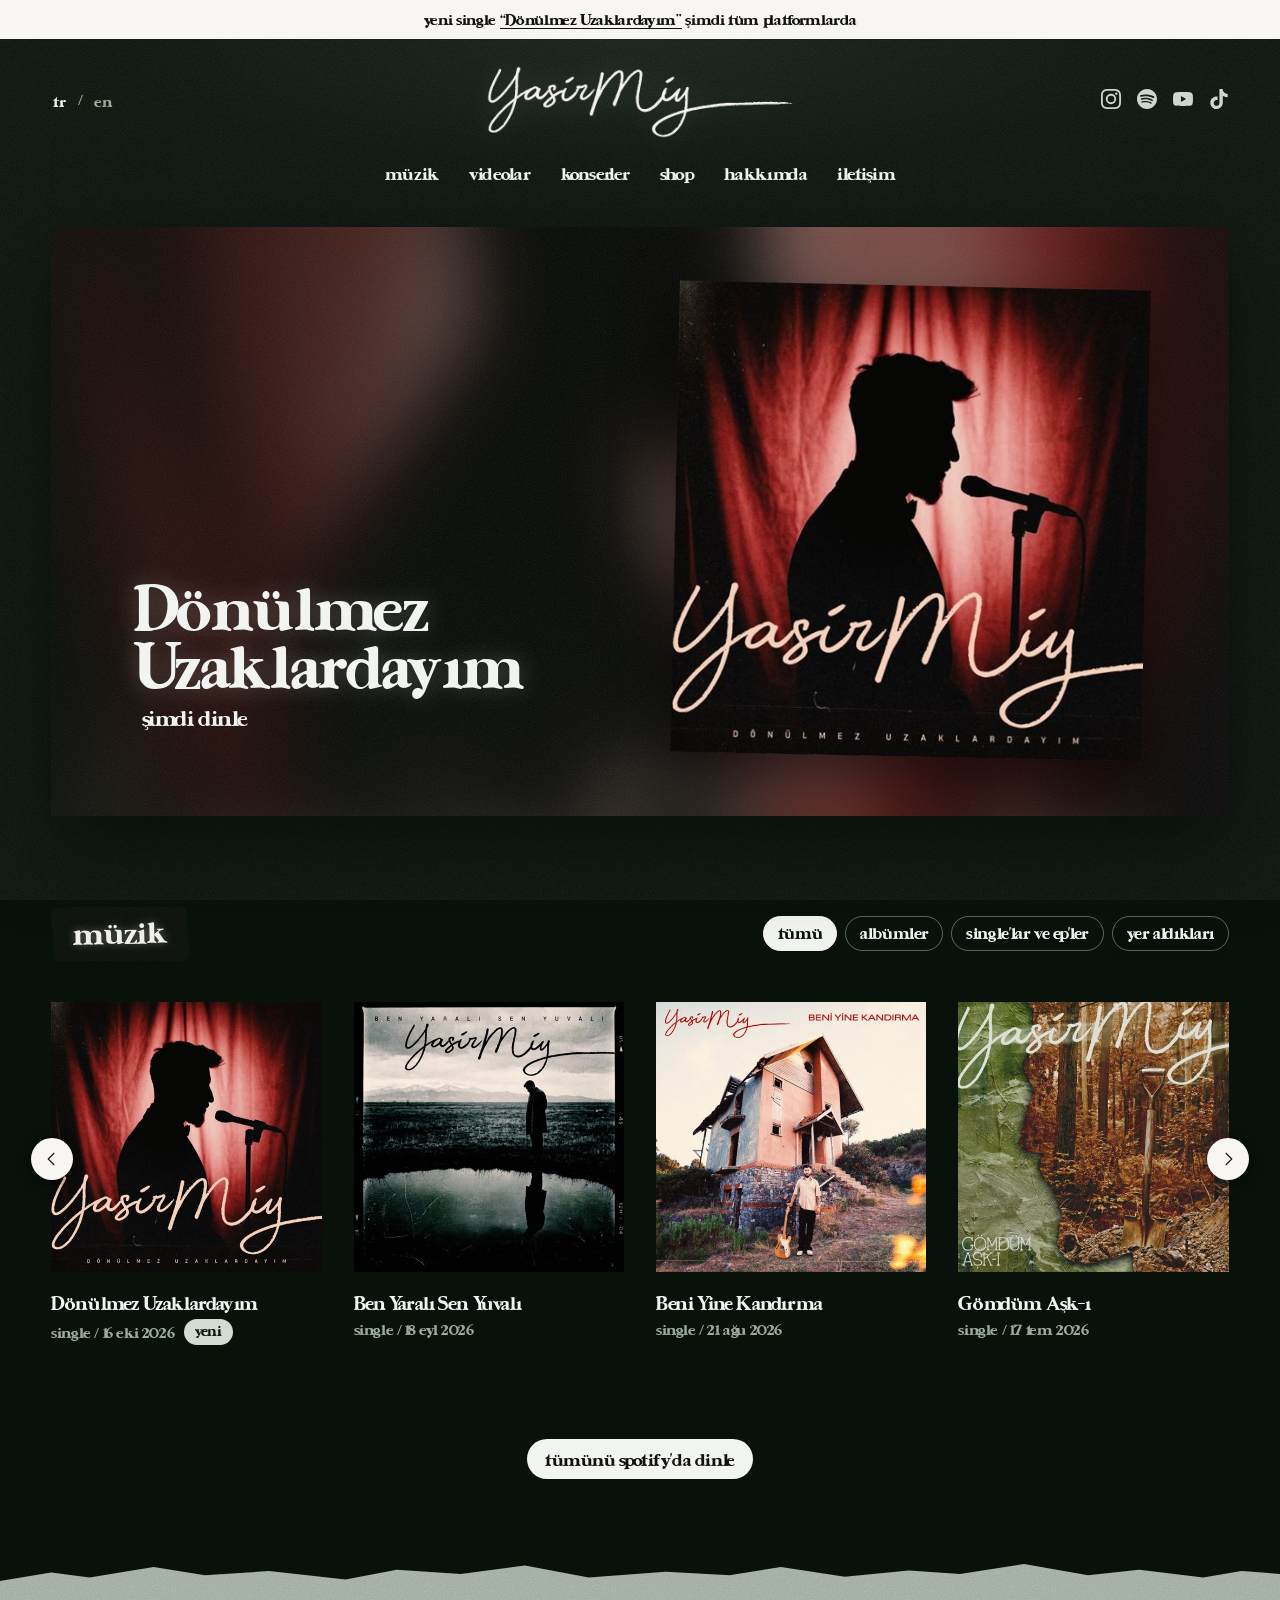
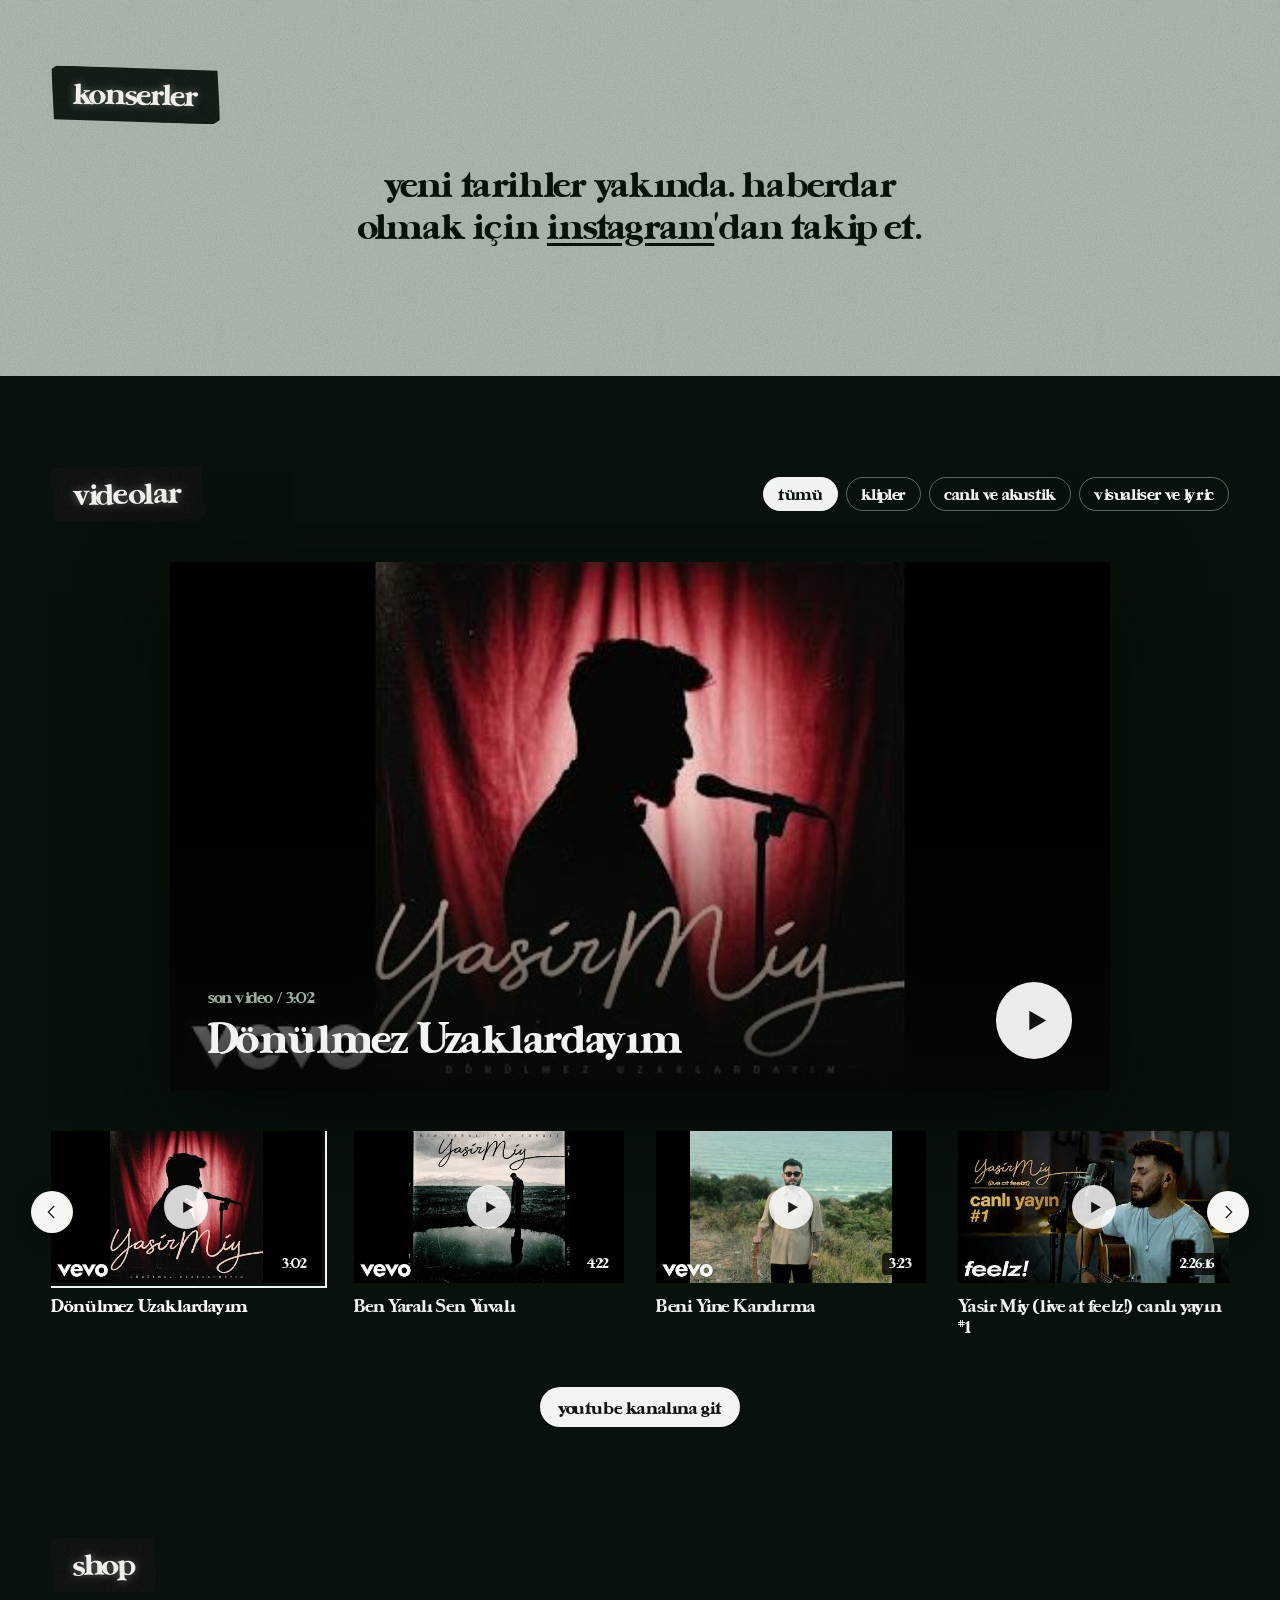
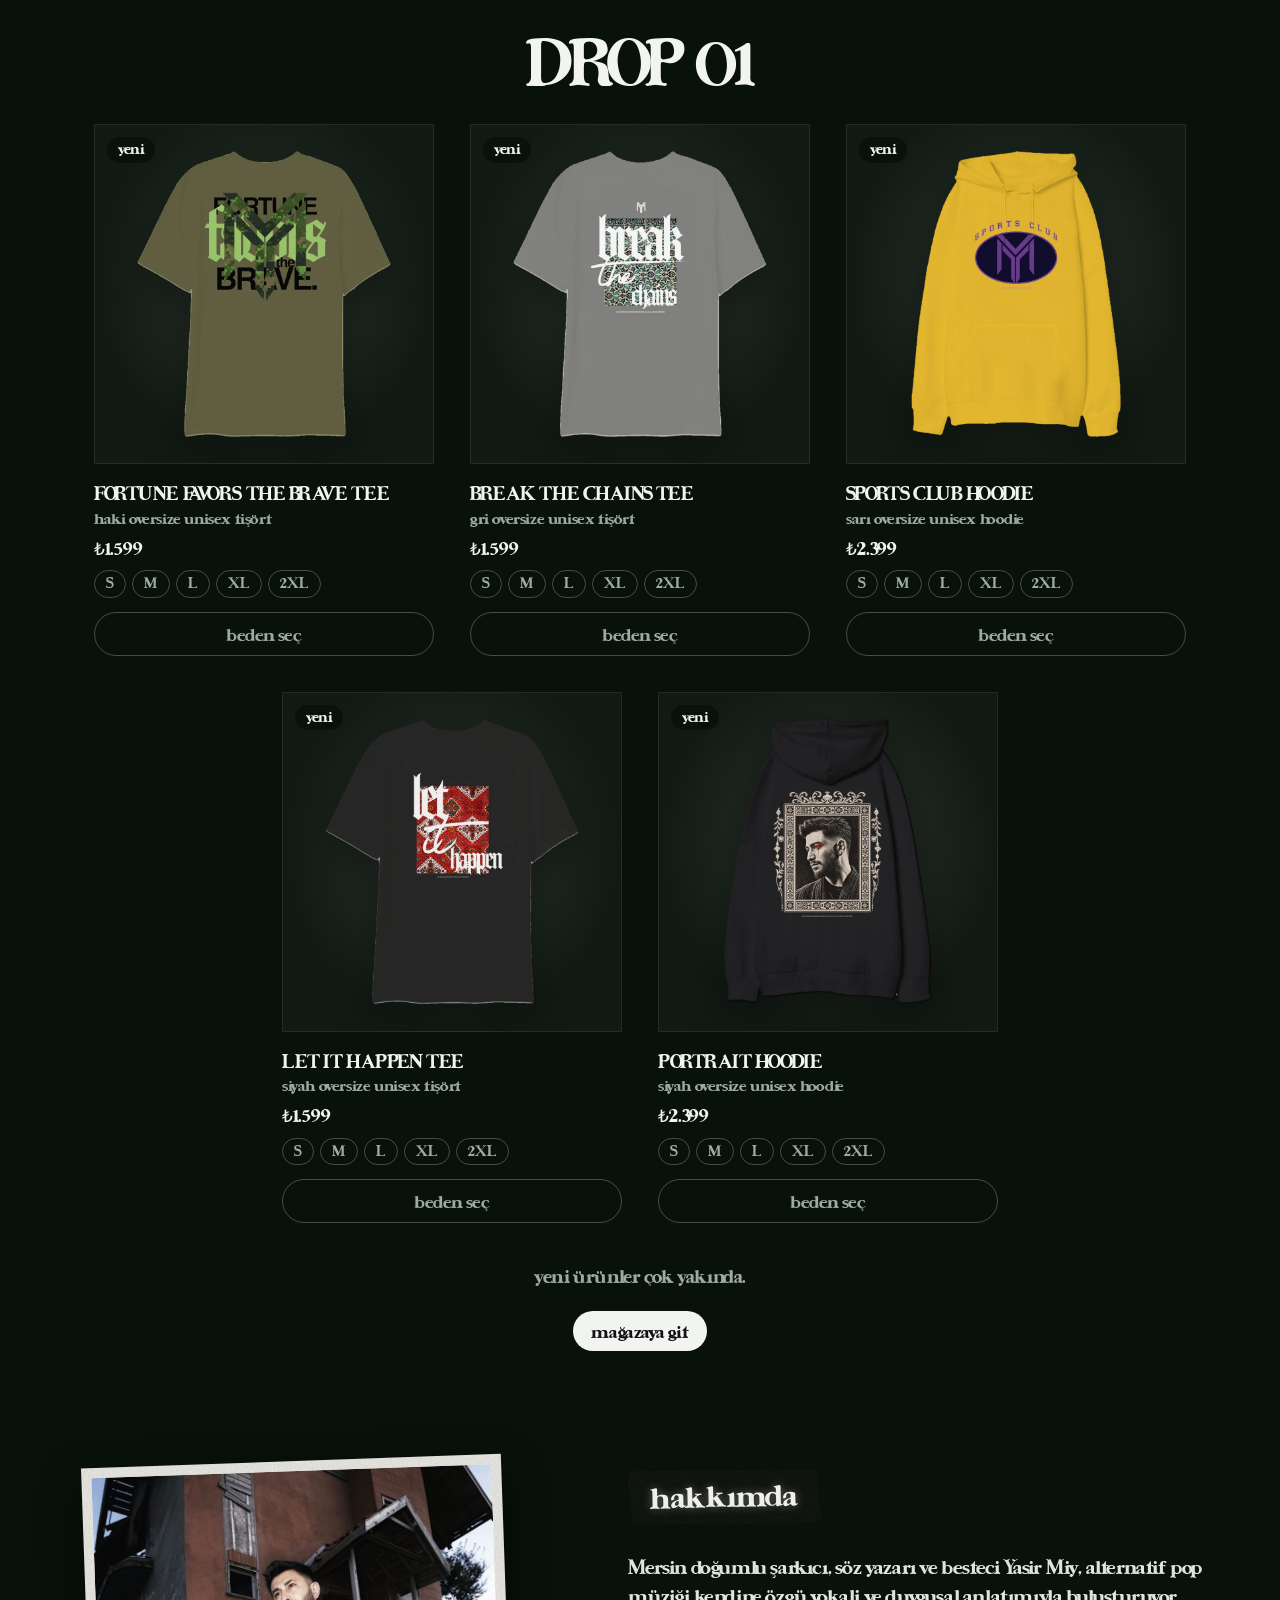
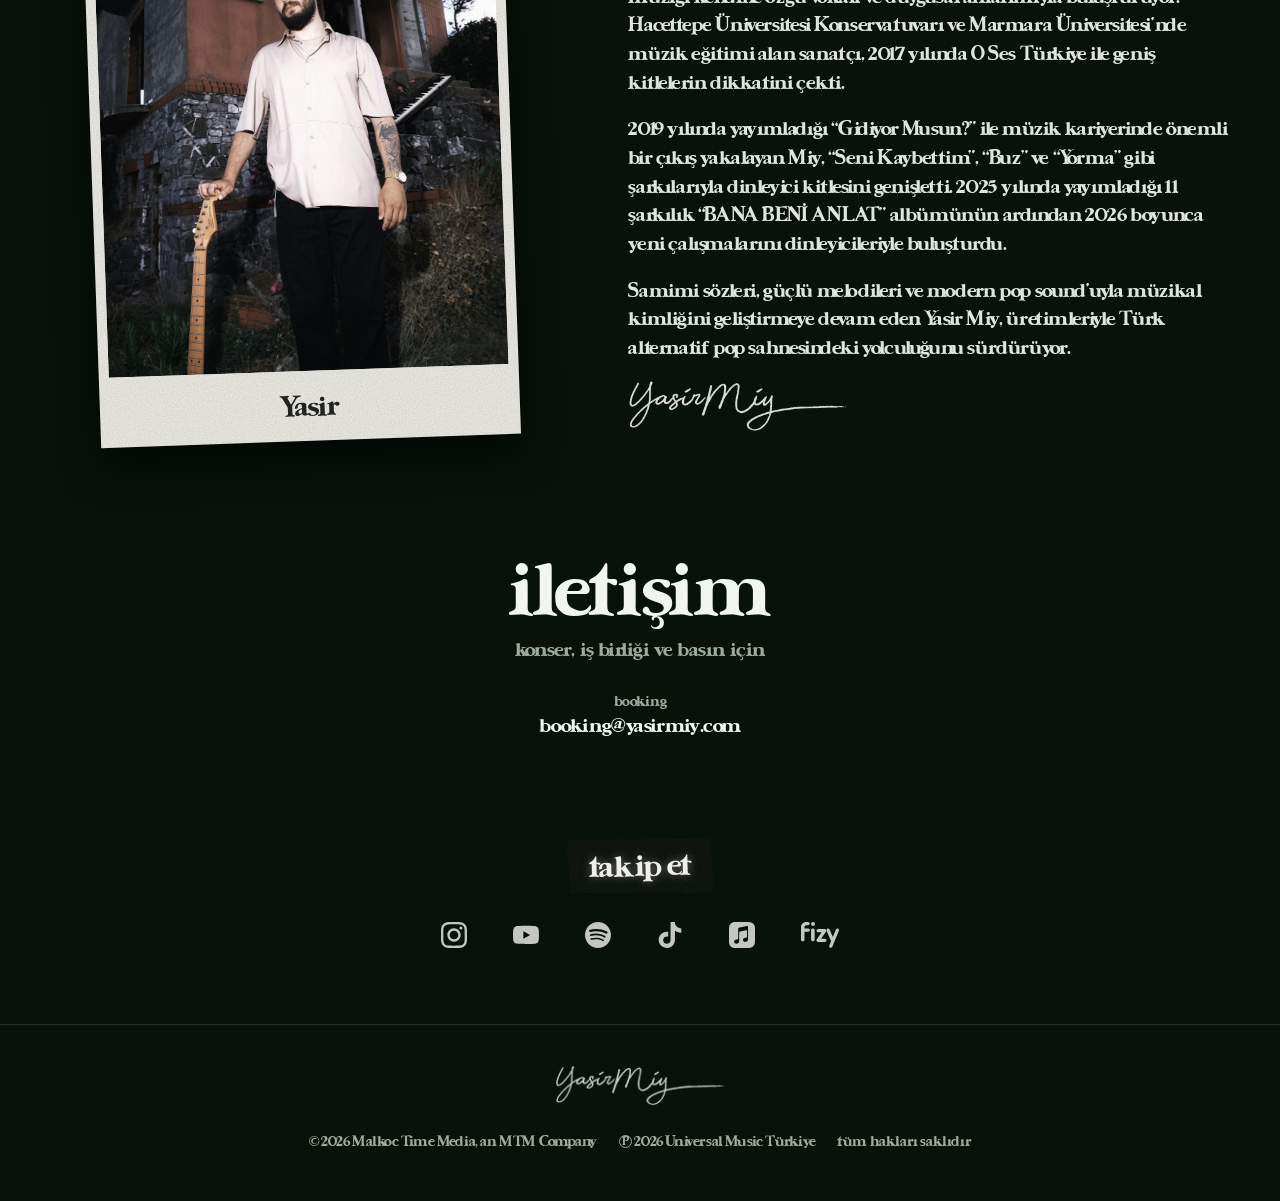
<file: index.html>
<!DOCTYPE html>
<html lang="tr">
<head>
<meta charset="UTF-8">
<meta name="viewport" content="width=device-width, initial-scale=1">
<title>yasir miy</title>
<link rel="icon" href="favicon.ico" sizes="any">
<link rel="icon" type="image/png" sizes="32x32" href="favicon-32.png">
<link rel="icon" type="image/png" sizes="16x16" href="favicon-16.png">
<link rel="apple-touch-icon" href="apple-touch-icon.png">
<meta name="theme-color" content="#08110a">
<meta name="description" content="Yasir Miy — müzisyen. Müzik, videolar, konserler ve iletişim.">
<link rel="stylesheet" href="assets/site.css?v=3">
</head>
<body>
<svg xmlns="http://www.w3.org/2000/svg" style="display:none" aria-hidden="true"><symbol id="i-instagram" viewBox="0 0 24 24"><path d="M7.0301.084c-1.2768.0602-2.1487.264-2.911.5634-.7888.3075-1.4575.72-2.1228 1.3877-.6652.6677-1.075 1.3368-1.3802 2.127-.2954.7638-.4956 1.6365-.552 2.914-.0564 1.2775-.0689 1.6882-.0626 4.947.0062 3.2586.0206 3.6671.0825 4.9473.061 1.2765.264 2.1482.5635 2.9107.308.7889.72 1.4573 1.388 2.1228.6679.6655 1.3365 1.0743 2.1285 1.38.7632.295 1.6361.4961 2.9134.552 1.2773.056 1.6884.069 4.9462.0627 3.2578-.0062 3.668-.0207 4.9478-.0814 1.28-.0607 2.147-.2652 2.9098-.5633.7889-.3086 1.4578-.72 2.1228-1.3881.665-.6682 1.0745-1.3378 1.3795-2.1284.2957-.7632.4966-1.636.552-2.9124.056-1.2809.0692-1.6898.063-4.948-.0063-3.2583-.021-3.6668-.0817-4.9465-.0607-1.2797-.264-2.1487-.5633-2.9117-.3084-.7889-.72-1.4568-1.3876-2.1228C21.2982 1.33 20.628.9208 19.8378.6165 19.074.321 18.2017.1197 16.9244.0645 15.6471.0093 15.236-.005 11.977.0014 8.718.0076 8.31.0215 7.0301.0839m.1402 21.6932c-1.17-.0509-1.8053-.2453-2.2287-.408-.5606-.216-.96-.4771-1.3819-.895-.422-.4178-.6811-.8186-.9-1.378-.1644-.4234-.3624-1.058-.4171-2.228-.0595-1.2645-.072-1.6442-.079-4.848-.007-3.2037.0053-3.583.0607-4.848.05-1.169.2456-1.805.408-2.2282.216-.5613.4762-.96.895-1.3816.4188-.4217.8184-.6814 1.3783-.9003.423-.1651 1.0575-.3614 2.227-.4171 1.2655-.06 1.6447-.072 4.848-.079 3.2033-.007 3.5835.005 4.8495.0608 1.169.0508 1.8053.2445 2.228.408.5608.216.96.4754 1.3816.895.4217.4194.6816.8176.9005 1.3787.1653.4217.3617 1.056.4169 2.2263.0602 1.2655.0739 1.645.0796 4.848.0058 3.203-.0055 3.5834-.061 4.848-.051 1.17-.245 1.8055-.408 2.2294-.216.5604-.4763.96-.8954 1.3814-.419.4215-.8181.6811-1.3783.9-.4224.1649-1.0577.3617-2.2262.4174-1.2656.0595-1.6448.072-4.8493.079-3.2045.007-3.5825-.006-4.848-.0608M16.953 5.5864A1.44 1.44 0 1 0 18.39 4.144a1.44 1.44 0 0 0-1.437 1.4424M5.8385 12.012c.0067 3.4032 2.7706 6.1557 6.173 6.1493 3.4026-.0065 6.157-2.7701 6.1506-6.1733-.0065-3.4032-2.771-6.1565-6.174-6.1498-3.403.0067-6.156 2.771-6.1496 6.1738M8 12.0077a4 4 0 1 1 4.008 3.9921A3.9996 3.9996 0 0 1 8 12.0077"/></symbol><symbol id="i-youtube" viewBox="0 0 24 24"><path d="M23.498 6.186a3.016 3.016 0 0 0-2.122-2.136C19.505 3.545 12 3.545 12 3.545s-7.505 0-9.377.505A3.017 3.017 0 0 0 .502 6.186C0 8.07 0 12 0 12s0 3.93.502 5.814a3.016 3.016 0 0 0 2.122 2.136c1.871.505 9.376.505 9.376.505s7.505 0 9.377-.505a3.015 3.015 0 0 0 2.122-2.136C24 15.93 24 12 24 12s0-3.93-.502-5.814zM9.545 15.568V8.432L15.818 12l-6.273 3.568z"/></symbol><symbol id="i-spotify" viewBox="0 0 24 24"><path d="M12 0C5.4 0 0 5.4 0 12s5.4 12 12 12 12-5.4 12-12S18.66 0 12 0zm5.521 17.34c-.24.359-.66.48-1.021.24-2.82-1.74-6.36-2.101-10.561-1.141-.418.122-.779-.179-.899-.539-.12-.421.18-.78.54-.9 4.56-1.021 8.52-.6 11.64 1.32.42.18.479.659.301 1.02zm1.44-3.3c-.301.42-.841.6-1.262.3-3.239-1.98-8.159-2.58-11.939-1.38-.479.12-1.02-.12-1.14-.6-.12-.48.12-1.021.6-1.141C9.6 9.9 15 10.561 18.72 12.84c.361.181.54.78.241 1.2zm.12-3.36C15.24 8.4 8.82 8.16 5.16 9.301c-.6.179-1.2-.181-1.38-.721-.18-.601.18-1.2.72-1.381 4.26-1.26 11.28-1.02 15.721 1.621.539.3.719 1.02.419 1.56-.299.421-1.02.599-1.559.3z"/></symbol><symbol id="i-tiktok" viewBox="0 0 24 24"><path d="M12.525.02c1.31-.02 2.61-.01 3.91-.02.08 1.53.63 3.09 1.75 4.17 1.12 1.11 2.7 1.62 4.24 1.79v4.03c-1.44-.05-2.89-.35-4.2-.97-.57-.26-1.1-.59-1.62-.93-.01 2.92.01 5.84-.02 8.75-.08 1.4-.54 2.79-1.35 3.94-1.31 1.92-3.58 3.17-5.91 3.21-1.43.08-2.86-.31-4.08-1.03-2.02-1.19-3.44-3.37-3.65-5.71-.02-.5-.03-1-.01-1.49.18-1.9 1.12-3.72 2.58-4.96 1.66-1.44 3.98-2.13 6.15-1.72.02 1.48-.04 2.96-.04 4.44-.99-.32-2.15-.23-3.02.37-.63.41-1.11 1.04-1.36 1.75-.21.51-.15 1.07-.14 1.61.24 1.64 1.82 3.02 3.5 2.87 1.12-.01 2.19-.66 2.77-1.61.19-.33.4-.67.41-1.06.1-1.79.06-3.57.07-5.36.01-4.03-.01-8.05.02-12.07z"/></symbol><symbol id="i-applemusic" viewBox="0 0 24 24"><path d="M23.994 6.124a9.23 9.23 0 00-.24-2.19c-.317-1.31-1.062-2.31-2.18-3.043a5.022 5.022 0 00-1.877-.726 10.496 10.496 0 00-1.564-.15c-.04-.003-.083-.01-.124-.013H5.986c-.152.01-.303.017-.455.026-.747.043-1.49.123-2.193.4-1.336.53-2.3 1.452-2.865 2.78-.192.448-.292.925-.363 1.408-.056.392-.088.785-.1 1.18 0 .032-.007.062-.01.093v12.223c.01.14.017.283.027.424.05.815.154 1.624.497 2.373.65 1.42 1.738 2.353 3.234 2.801.42.127.856.187 1.293.228.555.053 1.11.06 1.667.06h11.03a12.5 12.5 0 001.57-.1c.822-.106 1.596-.35 2.295-.81a5.046 5.046 0 001.88-2.207c.186-.42.293-.87.37-1.324.113-.675.138-1.358.137-2.04-.002-3.8 0-7.595-.003-11.393zm-6.423 3.99v5.712c0 .417-.058.827-.244 1.206-.29.59-.76.962-1.388 1.14-.35.1-.706.157-1.07.173-.95.045-1.773-.6-1.943-1.536a1.88 1.88 0 011.038-2.022c.323-.16.67-.25 1.018-.324.378-.082.758-.153 1.134-.24.274-.063.457-.23.51-.516a.904.904 0 00.02-.193c0-1.815 0-3.63-.002-5.443a.725.725 0 00-.026-.185c-.04-.15-.15-.243-.304-.234-.16.01-.318.035-.475.066-.76.15-1.52.303-2.28.456l-2.325.47-1.374.278c-.016.003-.032.01-.048.013-.277.077-.377.203-.39.49-.002.042 0 .086 0 .13-.002 2.602 0 5.204-.003 7.805 0 .42-.047.836-.215 1.227-.278.64-.77 1.04-1.434 1.233-.35.1-.71.16-1.075.172-.96.036-1.755-.6-1.92-1.544-.14-.812.23-1.685 1.154-2.075.357-.15.73-.232 1.108-.31.287-.06.575-.116.86-.177.383-.083.583-.323.6-.714v-.15c0-2.96 0-5.922.002-8.882 0-.123.013-.25.042-.37.07-.285.273-.448.546-.518.255-.066.515-.112.774-.165.733-.15 1.466-.296 2.2-.444l2.27-.46c.67-.134 1.34-.27 2.01-.403.22-.043.442-.088.663-.106.31-.025.523.17.554.482.008.073.012.148.012.223.002 1.91.002 3.822 0 5.732z"/></symbol><symbol id="i-fizy" viewBox="0 0 38 26"><path d="M34.9114 7.4412C35.2424 6.62758 36.1765 6.23382 36.9969 6.56232C37.8176 6.89082 38.2143 7.81673 37.8831 8.63059L31.307 24.7911C31.0553 25.4099 30.4546 25.7857 29.8205 25.7857C29.6208 25.7857 29.418 25.7485 29.2213 25.67C28.4007 25.3415 28.0039 24.4153 28.3351 23.6015L30.0643 19.3524L25.6507 8.63699C25.316 7.82436 25.7088 6.89673 26.528 6.56479C27.3471 6.23308 28.2827 6.62265 28.6172 7.43504L31.7845 15.1247L34.9114 7.4412ZM23.6917 7.03247C24.2932 7.03247 24.8454 7.36421 25.1258 7.89449C25.4064 8.42453 25.3695 9.06598 25.0298 9.56046L20.1325 16.6938H23.91C24.8054 16.6938 25.5312 17.4174 25.5312 18.3097C25.5312 19.202 24.8054 19.9253 23.91 19.9253H17.0586C16.4572 19.9253 15.9052 19.5936 15.6248 19.0633C15.3442 18.5333 15.3811 17.8918 15.7205 17.3973L20.6181 10.264H17.1975C16.3021 10.264 15.5761 9.54043 15.5761 8.64811C15.5761 7.75579 16.3021 7.03247 17.1975 7.03247H23.6917ZM11.875 19.3393C10.8912 19.3393 10.0937 18.6406 10.0937 17.7787V8.00698C10.0937 7.14508 10.8912 6.44643 11.875 6.44643C12.8588 6.44643 13.6562 7.14508 13.6562 8.00698V17.7787C13.6562 18.6406 12.8588 19.3393 11.875 19.3393ZM7.1737 6.42165H3.49033V4.84044C3.49033 3.96487 4.35405 3.21082 5.30611 3.21082H6.97261C7.92949 3.21082 8.70515 2.48567 8.70515 1.60541C8.70515 0.725152 7.92949 0 6.97261 0H5.30611C2.44323 0 0 2.20707 0 4.84044V17.7452C0 18.6255 0.788278 19.3393 1.74517 19.3393C2.70205 19.3393 3.49033 18.6255 3.49033 17.7452V9.63247H7.1737C8.13059 9.63247 8.90625 8.90732 8.90625 8.02706C8.90625 7.1468 8.13059 6.42165 7.1737 6.42165Z"/><path d="M10.0858 2.29425C9.8662 0.951652 11.0071 -0.19299 12.3458 0.0273158C13.1564 0.160866 13.81 0.816524 13.9432 1.62966C14.1625 2.97252 13.0217 4.1169 11.6832 3.89659C10.8726 3.76304 10.2187 3.10738 10.0858 2.29425Z"/></symbol></svg>
<div class="announce">
  <span data-i18n="duyuru1">yeni single</span> <a href="#muzik" id="duyuru-link" target="_blank" rel="noopener">“<span id="duyuru-ad">Dönülmez Uzaklardayım</span>”</a> <span data-i18n="duyuru2">şimdi tüm platformlarda</span>
</div>

<header>
  <div class="wrap">
    <div class="top">
      <div class="lang" role="group" aria-label="dil / language">
        <button type="button" data-lang="tr" class="on">tr</button><span>/</span><button type="button" data-lang="en">en</button>
      </div>
      <a href="#" class="logo" aria-label="Yasir Miy"><img src="assets/logo-acik.png" alt="Yasir Miy"></a>
      <div class="socials">
        <a href="https://www.instagram.com/yasirmiy" target="_blank" rel="noopener" aria-label="Instagram"><svg><use href="#i-instagram"/></svg></a>
        <a href="https://open.spotify.com/intl-tr/artist/2FxIS6uj3aDXwHBU1Y2mBW" target="_blank" rel="noopener" aria-label="Spotify"><svg><use href="#i-spotify"/></svg></a>
        <a href="https://www.youtube.com/@yasirmiy/" target="_blank" rel="noopener" aria-label="YouTube"><svg><use href="#i-youtube"/></svg></a>
        <a href="https://www.tiktok.com/@yasirmiy" target="_blank" rel="noopener" aria-label="TikTok"><svg><use href="#i-tiktok"/></svg></a>
      </div>
    </div>
    <nav>
      <ul>
        <li><a href="#muzik" data-i18n="nav_muzik">müzik</a></li>
        <li><a href="#videolar" data-i18n="nav_video">videolar</a></li>
        <li><a href="#konserler" data-i18n="nav_konser">konserler</a></li>
        <li><a href="shop/" data-i18n="shop">shop</a></li>
        <li><a href="#hakkimda" data-i18n="nav_hakkimda">hakkımda</a></li>
        <li><a href="#iletisim" data-i18n="nav_iletisim">iletişim</a></li>
      </ul>
    </nav>
  </div>
</header>

<main>
  <!-- BÜYÜK KAPAK: en son çıkan şarkı -->
  <div class="wrap">
    <a href="https://open.spotify.com/intl-tr/artist/2FxIS6uj3aDXwHBU1Y2mBW" class="hero" id="hero-link" target="_blank" rel="noopener" style="display:block">
      <div class="hero-bg" id="hero-bg"></div>
      <div class="hero-shade"></div>
      <img class="hero-cover" id="hero-kapak" alt="">
      <div class="hero-text">
        <h1 id="hero-ad">Dönülmez Uzaklardayım</h1>
        <p data-i18n="dinle_simdi">şimdi dinle</p>
      </div>
    </a>
  </div>

  <!-- MÜZİK (liste Apple Music'ten, linkler Spotify'a) -->
  <section id="muzik">
    <div class="wrap">
      <div class="sec-head"><span class="tape" data-i18n="nav_muzik">müzik</span>
        <div class="filters" role="tablist">
          <button class="chip on" data-f="all" data-i18n="f_tumu">tümü</button>
          <button class="chip" data-f="album" data-i18n="f_album">albümler</button>
          <button class="chip" data-f="single" data-i18n="f_single">single'lar ve ep'ler</button>
          <button class="chip" data-f="feat" data-i18n="f_feat">yer aldıkları</button>
        </div>
      </div>
      <div class="carousel">
        <button class="arrow prev" aria-label="<"><svg viewBox="0 0 24 24"><path d="M15 4l-8 8 8 8"/></svg></button>
        <div class="track" id="muzik-liste"></div>
        <button class="arrow next" aria-label=">"><svg viewBox="0 0 24 24"><path d="M9 4l8 8-8 8"/></svg></button>
      </div>
      <div class="center"><a class="pill" href="https://open.spotify.com/intl-tr/artist/2FxIS6uj3aDXwHBU1Y2mBW" target="_blank" rel="noopener" data-i18n="spotify_tumu">tümünü spotify'da dinle</a></div>
    </div>
  </section>

  <!-- KONSERLER -->
  <div class="torn" aria-hidden="true"></div>
  <div class="grey">
    <section id="konserler">
      <div class="wrap">
        <div class="sec-head"><span class="tape light" data-i18n="nav_konser">konserler</span></div>
        <p class="note bos"><span data-i18n="konser1">yeni tarihler yakında. haberdar olmak için</span> <a href="https://www.instagram.com/yasirmiy" target="_blank" rel="noopener">instagram</a><span data-i18n="konser2">'dan takip et.</span></p>
      </div>
    </section>
  </div>

  <!-- VİDEOLAR (YouTube) -->
  <section id="videolar">
    <div class="wrap">
      <div class="sec-head"><span class="tape" data-i18n="nav_video">videolar</span>
        <div class="filters" id="video-filtre">
          <button class="chip on" data-f="all" data-i18n="f_tumu">tümü</button>
          <button class="chip" data-f="klip" data-i18n="v_klip">klipler</button>
          <button class="chip" data-f="canli" data-i18n="v_canli">canlı ve akustik</button>
          <button class="chip" data-f="dinle" data-i18n="v_dinle">visualiser ve lyric</button>
        </div>
      </div>
      <div class="featured" id="video-vitrin"></div>
      <div class="carousel vids">
        <button class="arrow prev" aria-label="<"><svg viewBox="0 0 24 24"><path d="M15 4l-8 8 8 8"/></svg></button>
        <div class="track" id="video-liste"></div>
        <button class="arrow next" aria-label=">"><svg viewBox="0 0 24 24"><path d="M9 4l8 8-8 8"/></svg></button>
      </div>
      <div class="center"><a class="pill" href="https://www.youtube.com/@yasirmiy/" target="_blank" rel="noopener" data-i18n="yt_git">youtube kanalına git</a></div>
    </div>
  </section>

  <!-- SHOP -->
  <section id="shop">
    <div class="wrap">
      <div class="sec-head"><span class="tape" data-i18n="shop">shop</span></div>
      <h2 class="drop-baslik">DROP 01</h2>
      <div class="shop-grid tek" id="ana-urunler"></div>
      <div id="shop-alt"><p class="shop-note" data-i18n="shop_not2">yeni ürünler çok yakında.</p>
      <div class="center" style="margin-top:22px"><a class="pill" href="shop/" data-i18n="shop_git">mağazaya git</a></div></div>
    </div>
  </section>

  <!-- HAKKIMDA -->
  <section id="hakkimda">
    <div class="wrap about">
      <figure class="polaroid"><div class="img"><img src="assets/foto/hakkimda.jpg" alt="Yasir Miy" loading="lazy"></div><figcaption>Yasir</figcaption></figure>
      <div>
        <div class="sec-head" style="margin-bottom:28px"><span class="tape" data-i18n="nav_hakkimda">hakkımda</span></div>
        <p data-i18n="bio1">Mersin doğumlu şarkıcı, söz yazarı ve besteci Yasir Miy, alternatif pop müziği kendine özgü vokali ve duygusal anlatımıyla buluşturuyor. Hacettepe Üniversitesi Konservatuvarı ve Marmara Üniversitesi’nde müzik eğitimi alan sanatçı, 2017 yılında O Ses Türkiye ile geniş kitlelerin dikkatini çekti.</p>
        <p data-i18n="bio2">2019 yılında yayımladığı “Gidiyor Musun?” ile müzik kariyerinde önemli bir çıkış yakalayan Miy, “Seni Kaybettim”, “Buz” ve “Yorma” gibi şarkılarıyla dinleyici kitlesini genişletti. 2025 yılında yayımladığı 11 şarkılık “BANA BENİ ANLAT” albümünün ardından 2026 boyunca yeni çalışmalarını dinleyicileriyle buluşturdu.</p>
        <p data-i18n="bio3">Samimi sözleri, güçlü melodileri ve modern pop sound’uyla müzikal kimliğini geliştirmeye devam eden Yasir Miy, üretimleriyle Türk alternatif pop sahnesindeki yolculuğunu sürdürüyor.</p>
        <img class="sign" src="assets/logo-acik.png" alt="Yasir Miy">
      </div>
    </div>
  </section>

  <!-- İLETİŞİM -->
  <section id="iletisim" class="contact">
    <div class="wrap">
      <h2 data-i18n="nav_iletisim">iletişim</h2>
      <p data-i18n="iletisim_alt">konser, iş birliği ve basın için</p>
      <div class="rows">
        <div><small>booking</small><a href="mailto:booking@yasirmiy.com">booking@yasirmiy.com</a></div>
      </div>
    </div>
  </section>

  <!-- TAKİP ET -->
  <section id="takip" class="follow">
    <div class="wrap">
      <div class="sec-head" style="justify-content:center"><span class="tape" data-i18n="takip">takip et</span></div>
      <div class="follow-grid">
        <a href="https://www.instagram.com/yasirmiy" target="_blank" rel="noopener" aria-label="instagram" title="instagram"><svg><use href="#i-instagram"/></svg><span>instagram</span></a>
        <a href="https://www.youtube.com/@yasirmiy/" target="_blank" rel="noopener" aria-label="youtube" title="youtube"><svg><use href="#i-youtube"/></svg><span>youtube</span></a>
        <a href="https://open.spotify.com/intl-tr/artist/2FxIS6uj3aDXwHBU1Y2mBW" target="_blank" rel="noopener" aria-label="spotify" title="spotify"><svg><use href="#i-spotify"/></svg><span>spotify</span></a>
        <a href="https://www.tiktok.com/@yasirmiy" target="_blank" rel="noopener" aria-label="tiktok" title="tiktok"><svg><use href="#i-tiktok"/></svg><span>tiktok</span></a>
        <a href="https://music.apple.com/tr/artist/yasir-miy/1456168470?l=tr" target="_blank" rel="noopener" aria-label="apple music" title="apple music"><svg><use href="#i-applemusic"/></svg><span>apple music</span></a>
        <a href="https://listen.fizy.com/sanatci/--/yasir-miy/409668368/--/sarkilar/karisik" target="_blank" rel="noopener" class="fizy" aria-label="fizy" title="fizy"><svg viewBox="0 0 38 26"><use href="#i-fizy"/></svg><span>fizy</span></a>
      </div>
    </div>
  </section>
</main>

<footer>
  <div class="wrap">
    <img class="flogo" src="assets/logo-acik.png" alt="Yasir Miy">
    <div class="fine"><span>© 2026 Malkoc Time Media, an MTM Company</span><span><span class="pmark" aria-label="℗">P</span> 2026 Universal Music Türkiye</span><span data-i18n="haklar">tüm hakları saklıdır</span></div>
  </div>
</footer>

<script src="assets/muzik-yedek.js?v=3"></script>
<script src="assets/video-liste.js?v=3"></script>
<script src="assets/spotify-esles.js?v=3"></script>
<script src="assets/urunler.js?v=3"></script>
<script>
  // ——— DİL (tr / en) ———
  const METIN = {
    tr: {
      duyuru1:'yeni single', duyuru2:'şimdi tüm platformlarda',
      nav_muzik:'müzik', nav_video:'videolar', nav_konser:'konserler', nav_hakkimda:'hakkımda', nav_iletisim:'iletişim',
      dinle_simdi:'şimdi dinle', f_tumu:'tümü', f_album:'albümler', f_single:"single'lar ve ep'ler", f_feat:'yer aldıkları',
      spotify_tumu:"tümünü spotify'da dinle", p_dinle:'dinle', p_izle:'izle', p_sahne:'sahne', p_ben:'ben',
      konser1:'yeni tarihler yakında. haberdar olmak için', konser2:"'dan takip et.",
      v_klip:'klipler', v_canli:'canlı ve akustik', v_dinle:'visualiser ve lyric', yt_git:'youtube kanalına git',
      son_video:'son video', secili:'şimdi seçili', yeni:'yeni', kapak:'kapak',
      iletisim_alt:'konser, iş birliği ve basın için', menajer:'menajer', basin:'basın',
      takip:'takip et', haklar:'tüm hakları saklıdır',
      shop:'shop', yakinda:'yakında', s_tee:'tişört', s_hood:'kapüşonlu sweatshirt', s_vinyl:'plak', s_poster:'poster', shop_not:'resmi yasir miy ürünleri çok yakında burada.', shop_git:'mağazaya git', shop_not2:'yeni ürünler çok yakında.', dil:'tr',
      t_album:'albüm', t_ep:'ep', t_single:'single', t_feat:'yer aldığı',
      ay:['oca','şub','mar','nis','may','haz','tem','ağu','eyl','eki','kas','ara']
    },
    en: {
      duyuru1:'new single', duyuru2:'out now on all platforms',
      nav_muzik:'music', nav_video:'videos', nav_konser:'shows', nav_hakkimda:'about', nav_iletisim:'contact',
      dinle_simdi:'listen now', f_tumu:'all', f_album:'albums', f_single:'singles & eps', f_feat:'appears on',
      spotify_tumu:'listen on spotify', p_dinle:'listen', p_izle:'watch', p_sahne:'live', p_ben:'me',
      konser1:'new dates coming soon. follow on', konser2:' to stay in the loop.',
      v_klip:'music videos', v_canli:'live & acoustic', v_dinle:'visualisers & lyrics', yt_git:'visit youtube channel',
      son_video:'latest video', secili:'now selected', yeni:'new', kapak:'cover',
      iletisim_alt:'for shows, collaborations and press', menajer:'management', basin:'press',
      takip:'follow', haklar:'all rights reserved',
      shop:'shop', yakinda:'soon', s_tee:'t-shirt', s_hood:'hoodie', s_vinyl:'vinyl', s_poster:'poster', shop_not:'official yasir miy merch is coming here soon.', shop_git:'visit the shop', shop_not2:'more merch coming soon.', dil:'en',
      t_album:'album', t_ep:'ep', t_single:'single', t_feat:'featured',
      ay:['jan','feb','mar','apr','may','jun','jul','aug','sep','oct','nov','dec'],
      bio1:'Born in Mersin, singer, songwriter and composer Yasir Miy blends alternative pop with his distinctive voice and emotional storytelling. He studied music at Hacettepe University State Conservatory and Marmara University, and caught the attention of a wide audience on O Ses Türkiye (The Voice Turkey) in 2017.',
      bio2:'His 2019 release “Gidiyor Musun?” marked a major breakthrough in his career, and songs like “Seni Kaybettim”, “Buz” and “Yorma” grew his audience further. Following his 11-track album “BANA BENİ ANLAT”, released in 2025, he shared new music with his listeners throughout 2026.',
      bio3:'Continuing to shape his musical identity with sincere lyrics, strong melodies and a modern pop sound, Yasir Miy carries on his journey through the Turkish alternative pop scene.'
    }
  };
  // Türkçe biyografiyi sayfadan al (tek kaynak)
  ['bio1','bio2','bio3'].forEach(k => METIN.tr[k] = document.querySelector(`[data-i18n="${k}"]`).textContent);
  let DIL = 'tr';
  try { DIL = localStorage.getItem('dil_secim') || 'tr'; } catch(e) {}  // varsayılan her zaman Türkçe; sadece ziyaretçi seçerse değişir
  const T = k => (METIN[DIL] && METIN[DIL][k] !== undefined) ? METIN[DIL][k] : METIN.tr[k];
  function dilUygula(d){
    DIL = METIN[d] ? d : 'tr';
    document.documentElement.lang = DIL;
    document.querySelectorAll('[data-i18n]').forEach(el => el.textContent = T(el.dataset.i18n));
    document.querySelectorAll('.lang button').forEach(b => b.classList.toggle('on', b.dataset.lang === DIL));
    if (typeof ciz === 'function') { ciz(); vitrin(false); vciz(); }
    const au = document.getElementById('ana-urunler');
    if (au && window.URUNLER) { const g = URUNLER.filter(u => !u.gizli); au.innerHTML = g.length ? g.map(u => urunKarti(u, '', T)).join('') : `<p class="yakinda-buyuk">${T('yakinda')}.</p>`; document.getElementById('shop-alt').style.display = g.length ? '' : 'none'; }
  }
  document.querySelectorAll('.lang button').forEach(b => b.onclick = () => { try { localStorage.setItem('dil_secim', b.dataset.lang); } catch(e) {} dilUygula(b.dataset.lang); });

  // ——— MÜZİK: liste Apple'dan güncel, tıklayınca Spotify ———
  const SP = window.SPOTIFY || {};
  const spotifyLink = x => SP[x.id] ? 'https://open.spotify.com/album/' + SP[x.id]
    : 'https://open.spotify.com/search/' + encodeURIComponent('Yasir Miy ' + x.t.replace(/\(feat\..*?\)/,''));
  let LISTE = (window.MUZIK_YEDEK || []).slice(), FILTRE = 'all';
  const YEREL = new Set(LISTE.map(x => x.id));
  const tarih = d => { const [y,m,g] = d.split('-'); return +g + ' ' + T('ay')[m-1] + ' ' + y; };
  const esc = t => t.replace(/[&<>"]/g, c => ({'&':'&amp;','<':'&lt;','>':'&gt;','"':'&quot;'}[c]));
  function ciz(){
    const el = document.getElementById('muzik-liste');
    const l = LISTE.filter(x => FILTRE==='all' || x.ty===FILTRE || (FILTRE==='single' && x.ty==='ep'));
    el.innerHTML = l.map((x,i) => `
      <a class="card" href="${spotifyLink(x)}" target="_blank" rel="noopener">
        <div class="cover">${x.art ? `<img src="${x.art}" alt="${esc(x.t)} ${T('kapak')}" loading="lazy">` : `<span class="ad">${esc(x.t)}</span>`}</div>
        <h3>${esc(x.t)}</h3>
        ${x.a !== 'Yasir Miy' ? `<div class="artist">${esc(x.a)}</div>` : ''}
        <div class="meta">${T('t_'+x.ty)} / ${tarih(x.d)} ${i===0 && FILTRE==='all' ? `<span class="tag">${T('yeni')}</span>` : ''}</div>
      </a>`).join('');
    el.scrollLeft = 0;
    const s = LISTE[0]; if (!s) return;
    const url = spotifyLink(s), kapak = s.art || '';
    document.getElementById('hero-ad').textContent = s.t;
    document.getElementById('hero-kapak').src = kapak;
    document.getElementById('hero-kapak').alt = s.t + ' ' + T('kapak');
    document.getElementById('hero-bg').style.backgroundImage = kapak ? `url("${kapak}")` : '';
    document.getElementById('duyuru-ad').textContent = s.t;
    document.getElementById('hero-link').href = url;
    document.getElementById('duyuru-link').href = url;
  }
  document.querySelectorAll('#muzik .chip').forEach(b => b.onclick = () => {
    document.querySelectorAll('#muzik .chip').forEach(c => c.classList.toggle('on', c===b));
    FILTRE = b.dataset.f; ciz();
  });
  // Apple'dan canlı liste (JSONP)
  window.appleMuzik = r => {
    const l = (r.results||[]).filter(x => x.wrapperType==='collection').map(x => {
      let t = x.collectionName, ty = 'album';
      if (/ - Single$/.test(t)) { t = t.replace(/ - Single$/,''); ty = 'single'; }
      else if (/ - EP$/.test(t)) { t = t.replace(/ - EP$/,''); ty = 'ep'; }
      if (!/Yasir Miy/i.test(x.artistName)) ty = 'feat';
      return {id:x.collectionId, t, d:x.releaseDate.slice(0,10), a:x.artistName, ty, n:x.trackCount,
              art: YEREL.has(x.collectionId) ? 'assets/kapaklar/'+x.collectionId+'.jpg' : (x.artworkUrl100||'').replace('100x100bb','600x600bb')};
    }).sort((a,b) => b.d.localeCompare(a.d));
    if (l.length) { LISTE = l; ciz(); }
  };

  // ——— VİDEOLAR ———
  const VL = window.VIDEOLAR || []; let VF = 'all', SECILI = VL[0];
  const GOMULU = /yasirmiy\.com$|github\.io$/.test(location.hostname); // gerçek sitede video sayfada oynar
  const playSvg = '<svg viewBox="0 0 24 24"><path d="M6 4l14 8-14 8z"/></svg>';
  const yt = id => 'https://www.youtube.com/watch?v=' + id;
  function vitrin(oynat){
    const x = SECILI, el = document.getElementById('video-vitrin'); if (!x) return;
    if (oynat && GOMULU) { el.innerHTML = `<iframe src="https://www.youtube-nocookie.com/embed/${x.id}?autoplay=1&rel=0" title="${esc(x.t)}" allow="autoplay; encrypted-media; picture-in-picture; fullscreen" allowfullscreen></iframe>`; return; }
    el.innerHTML = `<a href="${yt(x.id)}" target="_blank" rel="noopener" style="display:block;position:absolute;inset:0">
      <img src="${GOMULU ? `https://i.ytimg.com/vi/${x.id}/maxresdefault.jpg` : `assets/videolar/${x.id}.jpg`}" onerror="this.onerror=null;this.src='assets/videolar/${x.id}.jpg'" alt="${esc(x.t)}"><div class="shade"></div>
      <div class="info"><div><small>${x===VL[0]?T('son_video'):T('secili')} / ${x.s}</small><h3>${esc(x.t)}</h3></div><span class="play">${playSvg}</span></div></a>`;
    if (GOMULU) el.querySelector('a').onclick = e => { e.preventDefault(); vitrin(true); };
  }
  function vciz(){
    const l = VL.filter(x => VF==='all' || x.k===VF);
    const el = document.getElementById('video-liste');
    el.innerHTML = l.map(x => `<a class="vcard${x===SECILI?' on':''}" href="${yt(x.id)}" target="_blank" rel="noopener" data-id="${x.id}">
      <div class="thumb"><img src="assets/videolar/${x.id}.jpg" alt="" loading="lazy"><span class="play">${playSvg}</span><span class="dur">${x.s}</span></div>
      <h4>${esc(x.t)}</h4></a>`).join('');
    el.scrollLeft = 0;
    el.querySelectorAll('.vcard').forEach(c => c.onclick = e => {
      e.preventDefault();
      SECILI = VL.find(v => v.id === c.dataset.id);
      el.querySelectorAll('.vcard').forEach(k => k.classList.toggle('on', k===c));
      vitrin(GOMULU);
      document.getElementById('video-vitrin').scrollIntoView({behavior:'smooth', block:'center'});
    });
  }
  document.querySelectorAll('#video-filtre .chip').forEach(b => b.onclick = () => {
    document.querySelectorAll('#video-filtre .chip').forEach(c => c.classList.toggle('on', c===b));
    VF = b.dataset.f; vciz();
  });

  // karusel okları
  document.querySelectorAll('.carousel').forEach(c => {
    const t = c.querySelector('.track');
    const step = () => t.querySelector('.card,.vcard').offsetWidth + 32;
    c.querySelector('.next').onclick = () => t.scrollBy({left: step(), behavior: 'smooth'});
    c.querySelector('.prev').onclick = () => t.scrollBy({left: -step(), behavior: 'smooth'});
  });

  dilUygula(DIL);
  const js = document.createElement('script');
  js.src = 'https://itunes.apple.com/lookup?id=1456168470&entity=album&limit=200&country=tr&callback=appleMuzik';
  document.body.appendChild(js);
</script>
</body>
</html>
</file>
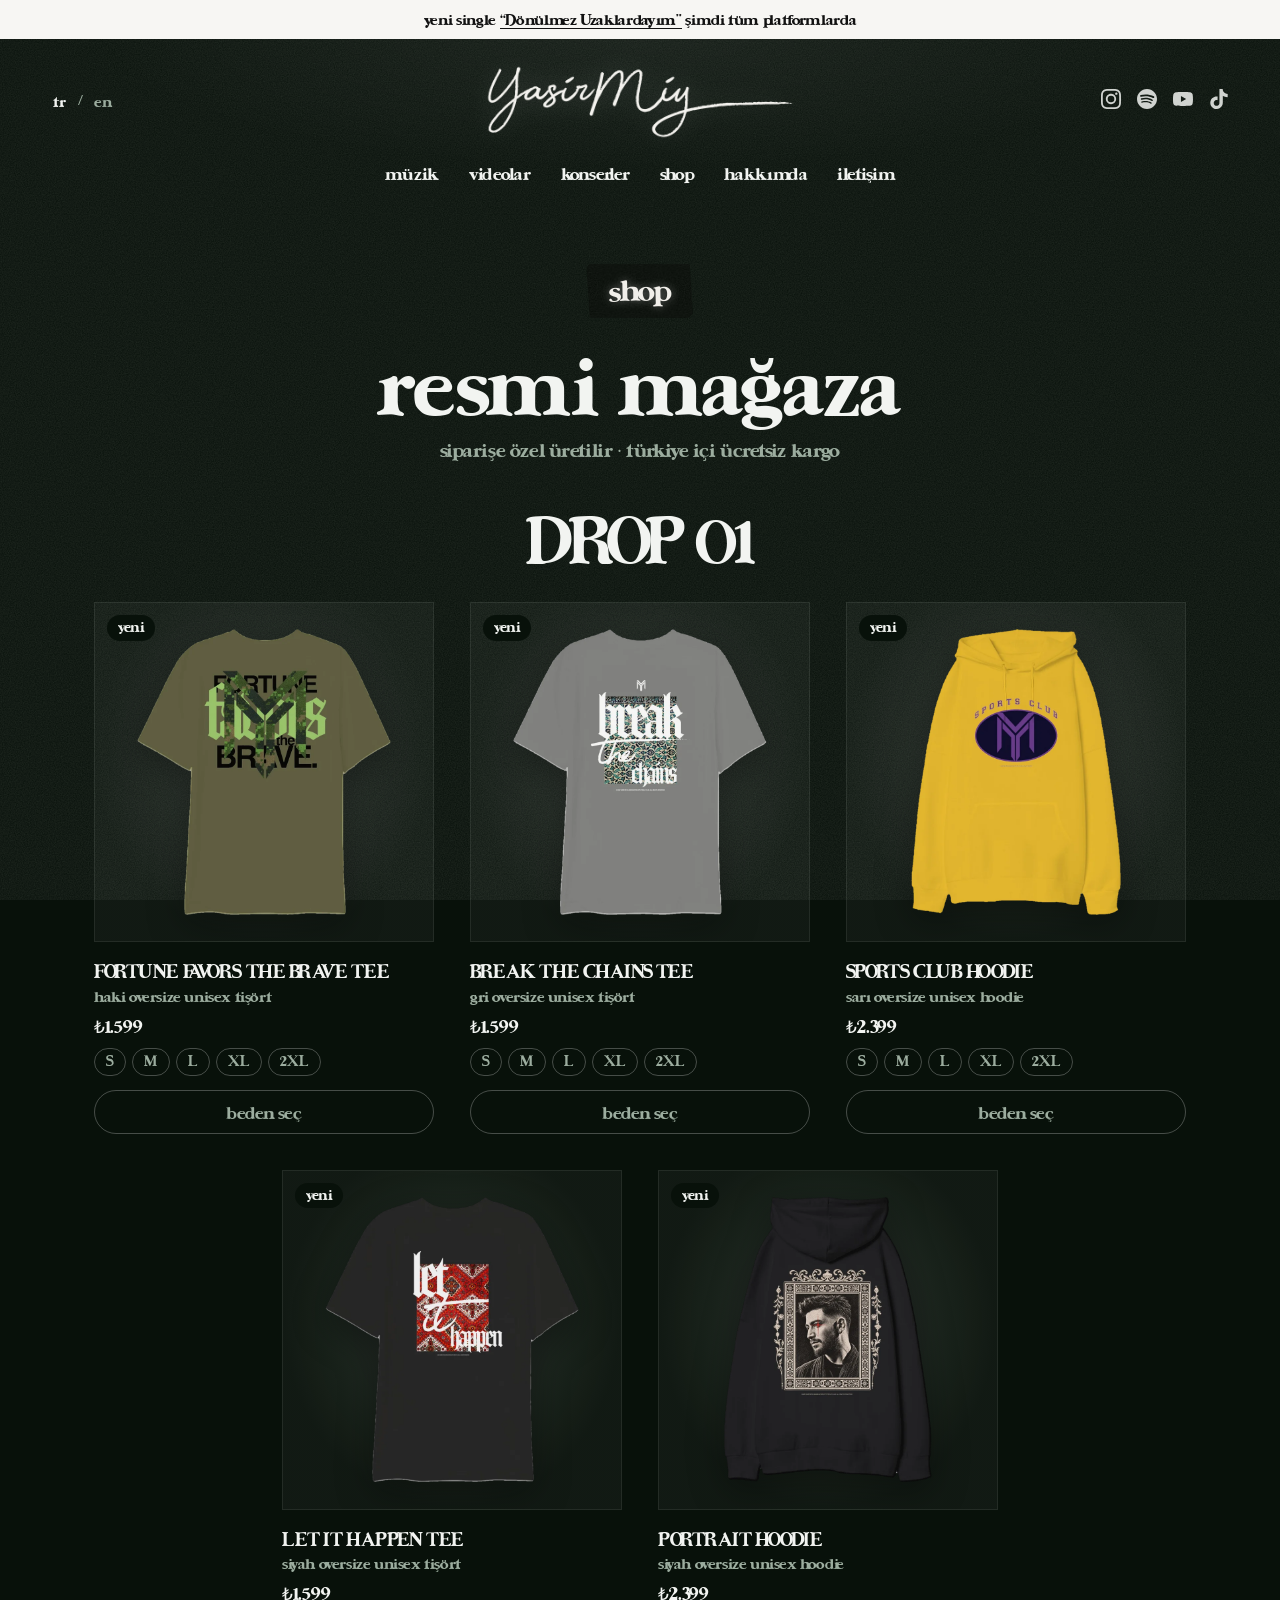
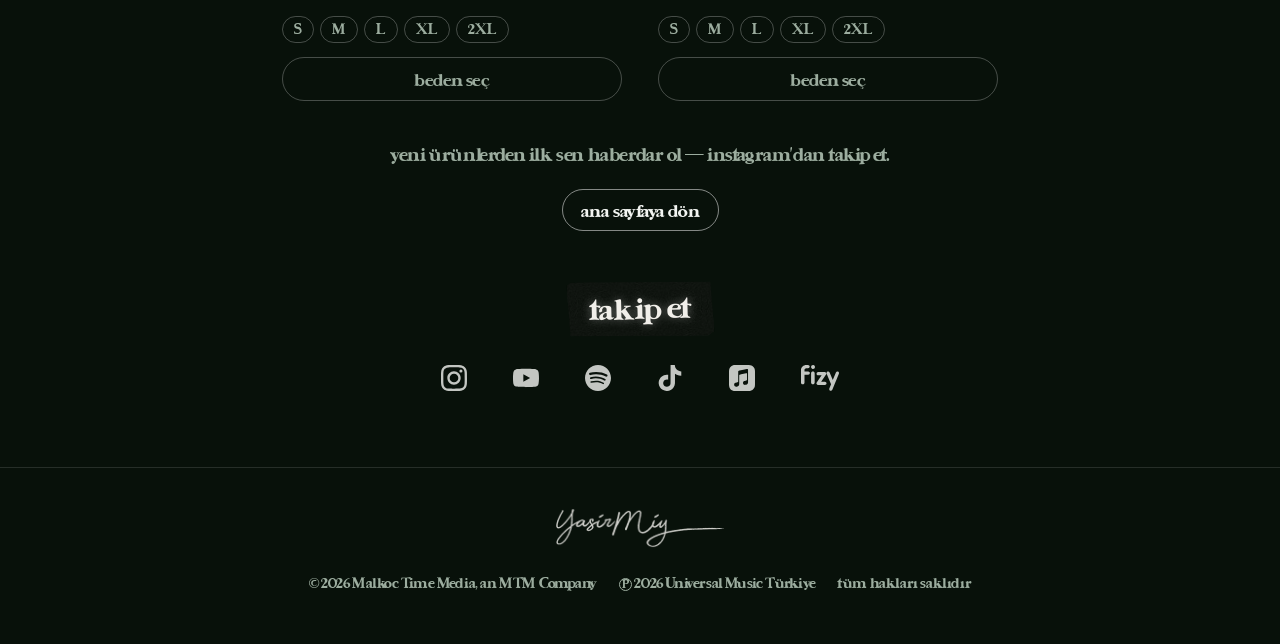
<file: shop/index.html>
<!DOCTYPE html>
<html lang="tr">
<head>
<meta charset="UTF-8">
<meta name="viewport" content="width=device-width, initial-scale=1">
<title>shop — yasir miy</title>
<link rel="icon" href="../favicon.ico" sizes="any">
<link rel="icon" type="image/png" sizes="32x32" href="../favicon-32.png">
<link rel="icon" type="image/png" sizes="16x16" href="../favicon-16.png">
<link rel="apple-touch-icon" href="../apple-touch-icon.png">
<meta name="theme-color" content="#08110a">
<meta name="description" content="Yasir Miy resmi mağaza — tişört, sweatshirt, plak ve daha fazlası.">
<link rel="stylesheet" href="../assets/site.css?v=3">
</head>
<body>
<svg xmlns="http://www.w3.org/2000/svg" style="display:none" aria-hidden="true"><symbol id="i-instagram" viewBox="0 0 24 24"><path d="M7.0301.084c-1.2768.0602-2.1487.264-2.911.5634-.7888.3075-1.4575.72-2.1228 1.3877-.6652.6677-1.075 1.3368-1.3802 2.127-.2954.7638-.4956 1.6365-.552 2.914-.0564 1.2775-.0689 1.6882-.0626 4.947.0062 3.2586.0206 3.6671.0825 4.9473.061 1.2765.264 2.1482.5635 2.9107.308.7889.72 1.4573 1.388 2.1228.6679.6655 1.3365 1.0743 2.1285 1.38.7632.295 1.6361.4961 2.9134.552 1.2773.056 1.6884.069 4.9462.0627 3.2578-.0062 3.668-.0207 4.9478-.0814 1.28-.0607 2.147-.2652 2.9098-.5633.7889-.3086 1.4578-.72 2.1228-1.3881.665-.6682 1.0745-1.3378 1.3795-2.1284.2957-.7632.4966-1.636.552-2.9124.056-1.2809.0692-1.6898.063-4.948-.0063-3.2583-.021-3.6668-.0817-4.9465-.0607-1.2797-.264-2.1487-.5633-2.9117-.3084-.7889-.72-1.4568-1.3876-2.1228C21.2982 1.33 20.628.9208 19.8378.6165 19.074.321 18.2017.1197 16.9244.0645 15.6471.0093 15.236-.005 11.977.0014 8.718.0076 8.31.0215 7.0301.0839m.1402 21.6932c-1.17-.0509-1.8053-.2453-2.2287-.408-.5606-.216-.96-.4771-1.3819-.895-.422-.4178-.6811-.8186-.9-1.378-.1644-.4234-.3624-1.058-.4171-2.228-.0595-1.2645-.072-1.6442-.079-4.848-.007-3.2037.0053-3.583.0607-4.848.05-1.169.2456-1.805.408-2.2282.216-.5613.4762-.96.895-1.3816.4188-.4217.8184-.6814 1.3783-.9003.423-.1651 1.0575-.3614 2.227-.4171 1.2655-.06 1.6447-.072 4.848-.079 3.2033-.007 3.5835.005 4.8495.0608 1.169.0508 1.8053.2445 2.228.408.5608.216.96.4754 1.3816.895.4217.4194.6816.8176.9005 1.3787.1653.4217.3617 1.056.4169 2.2263.0602 1.2655.0739 1.645.0796 4.848.0058 3.203-.0055 3.5834-.061 4.848-.051 1.17-.245 1.8055-.408 2.2294-.216.5604-.4763.96-.8954 1.3814-.419.4215-.8181.6811-1.3783.9-.4224.1649-1.0577.3617-2.2262.4174-1.2656.0595-1.6448.072-4.8493.079-3.2045.007-3.5825-.006-4.848-.0608M16.953 5.5864A1.44 1.44 0 1 0 18.39 4.144a1.44 1.44 0 0 0-1.437 1.4424M5.8385 12.012c.0067 3.4032 2.7706 6.1557 6.173 6.1493 3.4026-.0065 6.157-2.7701 6.1506-6.1733-.0065-3.4032-2.771-6.1565-6.174-6.1498-3.403.0067-6.156 2.771-6.1496 6.1738M8 12.0077a4 4 0 1 1 4.008 3.9921A3.9996 3.9996 0 0 1 8 12.0077"/></symbol><symbol id="i-youtube" viewBox="0 0 24 24"><path d="M23.498 6.186a3.016 3.016 0 0 0-2.122-2.136C19.505 3.545 12 3.545 12 3.545s-7.505 0-9.377.505A3.017 3.017 0 0 0 .502 6.186C0 8.07 0 12 0 12s0 3.93.502 5.814a3.016 3.016 0 0 0 2.122 2.136c1.871.505 9.376.505 9.376.505s7.505 0 9.377-.505a3.015 3.015 0 0 0 2.122-2.136C24 15.93 24 12 24 12s0-3.93-.502-5.814zM9.545 15.568V8.432L15.818 12l-6.273 3.568z"/></symbol><symbol id="i-spotify" viewBox="0 0 24 24"><path d="M12 0C5.4 0 0 5.4 0 12s5.4 12 12 12 12-5.4 12-12S18.66 0 12 0zm5.521 17.34c-.24.359-.66.48-1.021.24-2.82-1.74-6.36-2.101-10.561-1.141-.418.122-.779-.179-.899-.539-.12-.421.18-.78.54-.9 4.56-1.021 8.52-.6 11.64 1.32.42.18.479.659.301 1.02zm1.44-3.3c-.301.42-.841.6-1.262.3-3.239-1.98-8.159-2.58-11.939-1.38-.479.12-1.02-.12-1.14-.6-.12-.48.12-1.021.6-1.141C9.6 9.9 15 10.561 18.72 12.84c.361.181.54.78.241 1.2zm.12-3.36C15.24 8.4 8.82 8.16 5.16 9.301c-.6.179-1.2-.181-1.38-.721-.18-.601.18-1.2.72-1.381 4.26-1.26 11.28-1.02 15.721 1.621.539.3.719 1.02.419 1.56-.299.421-1.02.599-1.559.3z"/></symbol><symbol id="i-tiktok" viewBox="0 0 24 24"><path d="M12.525.02c1.31-.02 2.61-.01 3.91-.02.08 1.53.63 3.09 1.75 4.17 1.12 1.11 2.7 1.62 4.24 1.79v4.03c-1.44-.05-2.89-.35-4.2-.97-.57-.26-1.1-.59-1.62-.93-.01 2.92.01 5.84-.02 8.75-.08 1.4-.54 2.79-1.35 3.94-1.31 1.92-3.58 3.17-5.91 3.21-1.43.08-2.86-.31-4.08-1.03-2.02-1.19-3.44-3.37-3.65-5.71-.02-.5-.03-1-.01-1.49.18-1.9 1.12-3.72 2.58-4.96 1.66-1.44 3.98-2.13 6.15-1.72.02 1.48-.04 2.96-.04 4.44-.99-.32-2.15-.23-3.02.37-.63.41-1.11 1.04-1.36 1.75-.21.51-.15 1.07-.14 1.61.24 1.64 1.82 3.02 3.5 2.87 1.12-.01 2.19-.66 2.77-1.61.19-.33.4-.67.41-1.06.1-1.79.06-3.57.07-5.36.01-4.03-.01-8.05.02-12.07z"/></symbol><symbol id="i-applemusic" viewBox="0 0 24 24"><path d="M23.994 6.124a9.23 9.23 0 00-.24-2.19c-.317-1.31-1.062-2.31-2.18-3.043a5.022 5.022 0 00-1.877-.726 10.496 10.496 0 00-1.564-.15c-.04-.003-.083-.01-.124-.013H5.986c-.152.01-.303.017-.455.026-.747.043-1.49.123-2.193.4-1.336.53-2.3 1.452-2.865 2.78-.192.448-.292.925-.363 1.408-.056.392-.088.785-.1 1.18 0 .032-.007.062-.01.093v12.223c.01.14.017.283.027.424.05.815.154 1.624.497 2.373.65 1.42 1.738 2.353 3.234 2.801.42.127.856.187 1.293.228.555.053 1.11.06 1.667.06h11.03a12.5 12.5 0 001.57-.1c.822-.106 1.596-.35 2.295-.81a5.046 5.046 0 001.88-2.207c.186-.42.293-.87.37-1.324.113-.675.138-1.358.137-2.04-.002-3.8 0-7.595-.003-11.393zm-6.423 3.99v5.712c0 .417-.058.827-.244 1.206-.29.59-.76.962-1.388 1.14-.35.1-.706.157-1.07.173-.95.045-1.773-.6-1.943-1.536a1.88 1.88 0 011.038-2.022c.323-.16.67-.25 1.018-.324.378-.082.758-.153 1.134-.24.274-.063.457-.23.51-.516a.904.904 0 00.02-.193c0-1.815 0-3.63-.002-5.443a.725.725 0 00-.026-.185c-.04-.15-.15-.243-.304-.234-.16.01-.318.035-.475.066-.76.15-1.52.303-2.28.456l-2.325.47-1.374.278c-.016.003-.032.01-.048.013-.277.077-.377.203-.39.49-.002.042 0 .086 0 .13-.002 2.602 0 5.204-.003 7.805 0 .42-.047.836-.215 1.227-.278.64-.77 1.04-1.434 1.233-.35.1-.71.16-1.075.172-.96.036-1.755-.6-1.92-1.544-.14-.812.23-1.685 1.154-2.075.357-.15.73-.232 1.108-.31.287-.06.575-.116.86-.177.383-.083.583-.323.6-.714v-.15c0-2.96 0-5.922.002-8.882 0-.123.013-.25.042-.37.07-.285.273-.448.546-.518.255-.066.515-.112.774-.165.733-.15 1.466-.296 2.2-.444l2.27-.46c.67-.134 1.34-.27 2.01-.403.22-.043.442-.088.663-.106.31-.025.523.17.554.482.008.073.012.148.012.223.002 1.91.002 3.822 0 5.732z"/></symbol><symbol id="i-fizy" viewBox="0 0 38 26"><path d="M34.9114 7.4412C35.2424 6.62758 36.1765 6.23382 36.9969 6.56232C37.8176 6.89082 38.2143 7.81673 37.8831 8.63059L31.307 24.7911C31.0553 25.4099 30.4546 25.7857 29.8205 25.7857C29.6208 25.7857 29.418 25.7485 29.2213 25.67C28.4007 25.3415 28.0039 24.4153 28.3351 23.6015L30.0643 19.3524L25.6507 8.63699C25.316 7.82436 25.7088 6.89673 26.528 6.56479C27.3471 6.23308 28.2827 6.62265 28.6172 7.43504L31.7845 15.1247L34.9114 7.4412ZM23.6917 7.03247C24.2932 7.03247 24.8454 7.36421 25.1258 7.89449C25.4064 8.42453 25.3695 9.06598 25.0298 9.56046L20.1325 16.6938H23.91C24.8054 16.6938 25.5312 17.4174 25.5312 18.3097C25.5312 19.202 24.8054 19.9253 23.91 19.9253H17.0586C16.4572 19.9253 15.9052 19.5936 15.6248 19.0633C15.3442 18.5333 15.3811 17.8918 15.7205 17.3973L20.6181 10.264H17.1975C16.3021 10.264 15.5761 9.54043 15.5761 8.64811C15.5761 7.75579 16.3021 7.03247 17.1975 7.03247H23.6917ZM11.875 19.3393C10.8912 19.3393 10.0937 18.6406 10.0937 17.7787V8.00698C10.0937 7.14508 10.8912 6.44643 11.875 6.44643C12.8588 6.44643 13.6562 7.14508 13.6562 8.00698V17.7787C13.6562 18.6406 12.8588 19.3393 11.875 19.3393ZM7.1737 6.42165H3.49033V4.84044C3.49033 3.96487 4.35405 3.21082 5.30611 3.21082H6.97261C7.92949 3.21082 8.70515 2.48567 8.70515 1.60541C8.70515 0.725152 7.92949 0 6.97261 0H5.30611C2.44323 0 0 2.20707 0 4.84044V17.7452C0 18.6255 0.788278 19.3393 1.74517 19.3393C2.70205 19.3393 3.49033 18.6255 3.49033 17.7452V9.63247H7.1737C8.13059 9.63247 8.90625 8.90732 8.90625 8.02706C8.90625 7.1468 8.13059 6.42165 7.1737 6.42165Z"/><path d="M10.0858 2.29425C9.8662 0.951652 11.0071 -0.19299 12.3458 0.0273158C13.1564 0.160866 13.81 0.816524 13.9432 1.62966C14.1625 2.97252 13.0217 4.1169 11.6832 3.89659C10.8726 3.76304 10.2187 3.10738 10.0858 2.29425Z"/></symbol></svg>
<div class="announce">
  <span data-i18n="duyuru1">yeni single</span> <a href="../#muzik" id="duyuru-link" target="_blank" rel="noopener">“<span id="duyuru-ad">Dönülmez Uzaklardayım</span>”</a> <span data-i18n="duyuru2">şimdi tüm platformlarda</span>
</div>

<header>
  <div class="wrap">
    <div class="top">
      <div class="lang" role="group" aria-label="dil / language">
        <button type="button" data-lang="tr" class="on">tr</button><span>/</span><button type="button" data-lang="en">en</button>
      </div>
      <a href="../" class="logo" aria-label="Yasir Miy"><img src="../assets/logo-acik.png" alt="Yasir Miy"></a>
      <div class="socials">
        <a href="https://www.instagram.com/yasirmiy" target="_blank" rel="noopener" aria-label="Instagram"><svg><use href="#i-instagram"/></svg></a>
        <a href="https://open.spotify.com/intl-tr/artist/2FxIS6uj3aDXwHBU1Y2mBW" target="_blank" rel="noopener" aria-label="Spotify"><svg><use href="#i-spotify"/></svg></a>
        <a href="https://www.youtube.com/@yasirmiy/" target="_blank" rel="noopener" aria-label="YouTube"><svg><use href="#i-youtube"/></svg></a>
        <a href="https://www.tiktok.com/@yasirmiy" target="_blank" rel="noopener" aria-label="TikTok"><svg><use href="#i-tiktok"/></svg></a>
      </div>
    </div>
    <nav>
      <ul>
        <li><a href="../#muzik" data-i18n="nav_muzik">müzik</a></li>
        <li><a href="../#videolar" data-i18n="nav_video">videolar</a></li>
        <li><a href="../#konserler" data-i18n="nav_konser">konserler</a></li>
        <li><a href="./" data-i18n="shop" aria-current="page">shop</a></li>
        <li><a href="../#hakkimda" data-i18n="nav_hakkimda">hakkımda</a></li>
        <li><a href="../#iletisim" data-i18n="nav_iletisim">iletişim</a></li>
      </ul>
    </nav>
  </div>
</header>

<main>
  <section class="shop-hero">
    <div class="wrap">
      <span class="tape" data-i18n="shop">shop</span>
      <h1 data-i18n="shop_baslik">resmi mağaza</h1>
      <p data-i18n="shop_alt">siparişe özel üretilir · türkiye içi ücretsiz kargo</p>
    </div>
  </section>

  <section id="shop" style="padding-top:20px">
    <div class="wrap">
      <h2 class="drop-baslik">DROP 01</h2>
      <div class="shop-grid tek shop-page" id="shop-urunler"></div>
      <p class="shop-note" data-i18n="shop_haber">yeni ürünlerden ilk sen haberdar ol — instagram'dan takip et.</p>
      <div class="center" style="margin-top:22px"><a class="pill ghost" href="../" data-i18n="ana_don">ana sayfaya dön</a></div>
    </div>
  </section>

  <!-- TAKİP ET -->
  <section id="takip" class="follow">
    <div class="wrap">
      <div class="sec-head" style="justify-content:center"><span class="tape" data-i18n="takip">takip et</span></div>
      <div class="follow-grid">
        <a href="https://www.instagram.com/yasirmiy" target="_blank" rel="noopener" aria-label="instagram" title="instagram"><svg><use href="#i-instagram"/></svg><span>instagram</span></a>
        <a href="https://www.youtube.com/@yasirmiy/" target="_blank" rel="noopener" aria-label="youtube" title="youtube"><svg><use href="#i-youtube"/></svg><span>youtube</span></a>
        <a href="https://open.spotify.com/intl-tr/artist/2FxIS6uj3aDXwHBU1Y2mBW" target="_blank" rel="noopener" aria-label="spotify" title="spotify"><svg><use href="#i-spotify"/></svg><span>spotify</span></a>
        <a href="https://www.tiktok.com/@yasirmiy" target="_blank" rel="noopener" aria-label="tiktok" title="tiktok"><svg><use href="#i-tiktok"/></svg><span>tiktok</span></a>
        <a href="https://music.apple.com/tr/artist/yasir-miy/1456168470?l=tr" target="_blank" rel="noopener" aria-label="apple music" title="apple music"><svg><use href="#i-applemusic"/></svg><span>apple music</span></a>
        <a href="https://listen.fizy.com/sanatci/--/yasir-miy/409668368/--/sarkilar/karisik" target="_blank" rel="noopener" class="fizy" aria-label="fizy" title="fizy"><svg viewBox="0 0 38 26"><use href="#i-fizy"/></svg><span>fizy</span></a>
      </div>
    </div>
  </section>
</main>

<footer>
  <div class="wrap">
    <img class="flogo" src="../assets/logo-acik.png" alt="Yasir Miy">
    <div class="fine"><span>© 2026 Malkoc Time Media, an MTM Company</span><span><span class="pmark" aria-label="℗">P</span> 2026 Universal Music Türkiye</span><span data-i18n="haklar">tüm hakları saklıdır</span></div>
  </div>
</footer>

<script src="../assets/muzik-yedek.js?v=3"></script>
<script src="../assets/spotify-esles.js?v=3"></script>
<script src="../assets/urunler.js?v=3"></script>
<script>
  const METIN = {
    tr: { duyuru1:'yeni single', duyuru2:'şimdi tüm platformlarda',
      nav_muzik:'müzik', nav_video:'videolar', nav_konser:'konserler', nav_hakkimda:'hakkımda', nav_iletisim:'iletişim', shop:'shop',
      shop_baslik:'resmi mağaza', shop_not:'resmi yasir miy ürünleri çok yakında burada.', yakinda:'yakında',
      f_tumu:'tümü', k_giyim:'giyim', k_muzik:'müzik', k_aksesuar:'aksesuar',
      s_tee:'tişört', s_hood:'kapüşonlu sweatshirt', s_vinyl:'plak', s_cd:'cd', s_poster:'poster', s_tote:'bez çanta',
      shop_haber:"yeni ürünlerden ilk sen haberdar ol — instagram'dan takip et.", ana_don:'ana sayfaya dön',
      takip:'takip et', haklar:'tüm hakları saklıdır', yeni:'yeni', dil:'tr', shop_alt:'siparişe özel üretilir · türkiye içi ücretsiz kargo' },
    en: { duyuru1:'new single', duyuru2:'out now on all platforms',
      nav_muzik:'music', nav_video:'videos', nav_konser:'shows', nav_hakkimda:'about', nav_iletisim:'contact', shop:'shop',
      shop_baslik:'official store', shop_not:'official yasir miy merch is coming here soon.', yakinda:'soon',
      f_tumu:'all', k_giyim:'apparel', k_muzik:'music', k_aksesuar:'accessories',
      s_tee:'t-shirt', s_hood:'hoodie', s_vinyl:'vinyl', s_cd:'cd', s_poster:'poster', s_tote:'tote bag',
      shop_haber:'be the first to hear about new drops — follow on instagram.', ana_don:'back to home',
      takip:'follow', haklar:'all rights reserved', yeni:'new', dil:'en', shop_alt:'made to order · free shipping within türkiye' }
  };
  let DIL = 'tr';
  try { DIL = localStorage.getItem('dil_secim') || 'tr'; } catch(e) {}  // varsayılan her zaman Türkçe; sadece ziyaretçi seçerse değişir
  function dilUygula(d){
    DIL = METIN[d] ? d : 'tr';
    document.documentElement.lang = DIL;
    document.querySelectorAll('[data-i18n]').forEach(el => { const v = METIN[DIL][el.dataset.i18n]; if (v !== undefined) el.textContent = v; });
    document.querySelectorAll('.lang button').forEach(b => b.classList.toggle('on', b.dataset.lang === DIL));
    const T = k => METIN[DIL][k] !== undefined ? METIN[DIL][k] : METIN.tr[k];
    const g = (window.URUNLER||[]).filter(u => !u.gizli);
    document.getElementById('shop-urunler').innerHTML = g.length ? g.map(u => urunKarti(u, '../', T)).join('') : `<p class="yakinda-buyuk">${T('yakinda')}.</p>`;
  }
  document.querySelectorAll('.lang button').forEach(b => b.onclick = () => { try { localStorage.setItem('dil_secim', b.dataset.lang); } catch(e) {} dilUygula(b.dataset.lang); });
  // duyuru şeridi: en son şarkı
  function duyuru(s){
    if (!s) return;
    const sp = (window.SPOTIFY||{})[s.id];
    document.getElementById('duyuru-ad').textContent = s.t;
    document.getElementById('duyuru-link').href = sp ? 'https://open.spotify.com/album/'+sp : 'https://open.spotify.com/search/'+encodeURIComponent('Yasir Miy '+s.t);
  }
  duyuru((window.MUZIK_YEDEK||[])[0]);
  window.appleMuzik = r => {
    const l = (r.results||[]).filter(x => x.wrapperType==='collection' && /Yasir Miy/i.test(x.artistName)).sort((a,b) => b.releaseDate.localeCompare(a.releaseDate));
    if (l[0]) duyuru({id:l[0].collectionId, t:l[0].collectionName.replace(/ - (Single|EP)$/,'')});
  };
  dilUygula(DIL);
  const js = document.createElement('script');
  js.src = 'https://itunes.apple.com/lookup?id=1456168470&entity=album&limit=200&country=tr&callback=appleMuzik';
  document.body.appendChild(js);
</script>
</body>
</html>
</file>
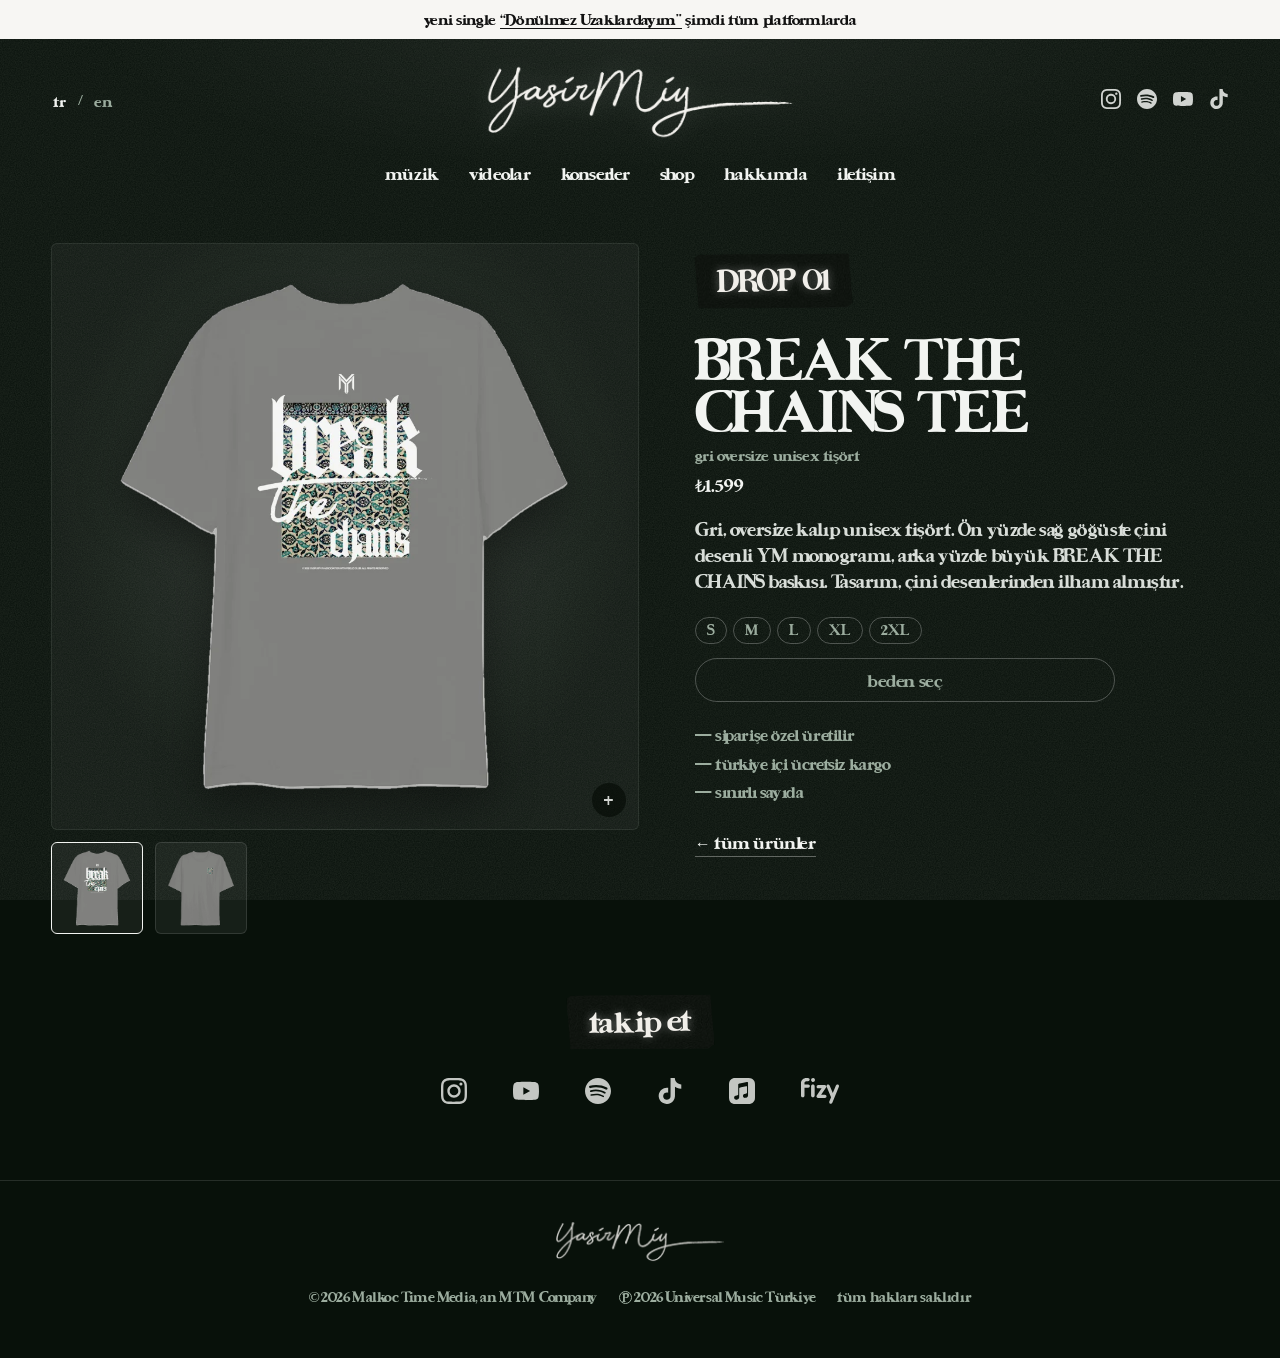
<file: shop/break-the-chains-tee/index.html>
<!DOCTYPE html>
<html lang="tr">
<head>
<meta charset="UTF-8">
<meta name="viewport" content="width=device-width, initial-scale=1">
<title>break the chains tee — yasir miy</title>
<link rel="icon" href="../../favicon.ico" sizes="any">
<link rel="icon" type="image/png" sizes="32x32" href="../../favicon-32.png">
<link rel="icon" type="image/png" sizes="16x16" href="../../favicon-16.png">
<link rel="apple-touch-icon" href="../../apple-touch-icon.png">
<meta name="theme-color" content="#08110a">
<meta name="description" content="Gri, oversize kalıp unisex tişört. Ön yüzde sağ göğüste çini desenli YM monogramı, arka yüzde büyük BREAK THE CHAINS baskısı. Tasarım, çini desenlerinden ilham almıştır.">
<meta property="og:title" content="BREAK THE CHAINS TEE — Yasir Miy">
<meta property="og:image" content="https://yasirmiy.com/assets/urunler/break-the-chains-tee-arka.webp">
<link rel="stylesheet" href="../../assets/site.css?v=3">
</head>
<body>
<svg xmlns="http://www.w3.org/2000/svg" style="display:none" aria-hidden="true"><symbol id="i-instagram" viewBox="0 0 24 24"><path d="M7.0301.084c-1.2768.0602-2.1487.264-2.911.5634-.7888.3075-1.4575.72-2.1228 1.3877-.6652.6677-1.075 1.3368-1.3802 2.127-.2954.7638-.4956 1.6365-.552 2.914-.0564 1.2775-.0689 1.6882-.0626 4.947.0062 3.2586.0206 3.6671.0825 4.9473.061 1.2765.264 2.1482.5635 2.9107.308.7889.72 1.4573 1.388 2.1228.6679.6655 1.3365 1.0743 2.1285 1.38.7632.295 1.6361.4961 2.9134.552 1.2773.056 1.6884.069 4.9462.0627 3.2578-.0062 3.668-.0207 4.9478-.0814 1.28-.0607 2.147-.2652 2.9098-.5633.7889-.3086 1.4578-.72 2.1228-1.3881.665-.6682 1.0745-1.3378 1.3795-2.1284.2957-.7632.4966-1.636.552-2.9124.056-1.2809.0692-1.6898.063-4.948-.0063-3.2583-.021-3.6668-.0817-4.9465-.0607-1.2797-.264-2.1487-.5633-2.9117-.3084-.7889-.72-1.4568-1.3876-2.1228C21.2982 1.33 20.628.9208 19.8378.6165 19.074.321 18.2017.1197 16.9244.0645 15.6471.0093 15.236-.005 11.977.0014 8.718.0076 8.31.0215 7.0301.0839m.1402 21.6932c-1.17-.0509-1.8053-.2453-2.2287-.408-.5606-.216-.96-.4771-1.3819-.895-.422-.4178-.6811-.8186-.9-1.378-.1644-.4234-.3624-1.058-.4171-2.228-.0595-1.2645-.072-1.6442-.079-4.848-.007-3.2037.0053-3.583.0607-4.848.05-1.169.2456-1.805.408-2.2282.216-.5613.4762-.96.895-1.3816.4188-.4217.8184-.6814 1.3783-.9003.423-.1651 1.0575-.3614 2.227-.4171 1.2655-.06 1.6447-.072 4.848-.079 3.2033-.007 3.5835.005 4.8495.0608 1.169.0508 1.8053.2445 2.228.408.5608.216.96.4754 1.3816.895.4217.4194.6816.8176.9005 1.3787.1653.4217.3617 1.056.4169 2.2263.0602 1.2655.0739 1.645.0796 4.848.0058 3.203-.0055 3.5834-.061 4.848-.051 1.17-.245 1.8055-.408 2.2294-.216.5604-.4763.96-.8954 1.3814-.419.4215-.8181.6811-1.3783.9-.4224.1649-1.0577.3617-2.2262.4174-1.2656.0595-1.6448.072-4.8493.079-3.2045.007-3.5825-.006-4.848-.0608M16.953 5.5864A1.44 1.44 0 1 0 18.39 4.144a1.44 1.44 0 0 0-1.437 1.4424M5.8385 12.012c.0067 3.4032 2.7706 6.1557 6.173 6.1493 3.4026-.0065 6.157-2.7701 6.1506-6.1733-.0065-3.4032-2.771-6.1565-6.174-6.1498-3.403.0067-6.156 2.771-6.1496 6.1738M8 12.0077a4 4 0 1 1 4.008 3.9921A3.9996 3.9996 0 0 1 8 12.0077"/></symbol><symbol id="i-youtube" viewBox="0 0 24 24"><path d="M23.498 6.186a3.016 3.016 0 0 0-2.122-2.136C19.505 3.545 12 3.545 12 3.545s-7.505 0-9.377.505A3.017 3.017 0 0 0 .502 6.186C0 8.07 0 12 0 12s0 3.93.502 5.814a3.016 3.016 0 0 0 2.122 2.136c1.871.505 9.376.505 9.376.505s7.505 0 9.377-.505a3.015 3.015 0 0 0 2.122-2.136C24 15.93 24 12 24 12s0-3.93-.502-5.814zM9.545 15.568V8.432L15.818 12l-6.273 3.568z"/></symbol><symbol id="i-spotify" viewBox="0 0 24 24"><path d="M12 0C5.4 0 0 5.4 0 12s5.4 12 12 12 12-5.4 12-12S18.66 0 12 0zm5.521 17.34c-.24.359-.66.48-1.021.24-2.82-1.74-6.36-2.101-10.561-1.141-.418.122-.779-.179-.899-.539-.12-.421.18-.78.54-.9 4.56-1.021 8.52-.6 11.64 1.32.42.18.479.659.301 1.02zm1.44-3.3c-.301.42-.841.6-1.262.3-3.239-1.98-8.159-2.58-11.939-1.38-.479.12-1.02-.12-1.14-.6-.12-.48.12-1.021.6-1.141C9.6 9.9 15 10.561 18.72 12.84c.361.181.54.78.241 1.2zm.12-3.36C15.24 8.4 8.82 8.16 5.16 9.301c-.6.179-1.2-.181-1.38-.721-.18-.601.18-1.2.72-1.381 4.26-1.26 11.28-1.02 15.721 1.621.539.3.719 1.02.419 1.56-.299.421-1.02.599-1.559.3z"/></symbol><symbol id="i-tiktok" viewBox="0 0 24 24"><path d="M12.525.02c1.31-.02 2.61-.01 3.91-.02.08 1.53.63 3.09 1.75 4.17 1.12 1.11 2.7 1.62 4.24 1.79v4.03c-1.44-.05-2.89-.35-4.2-.97-.57-.26-1.1-.59-1.62-.93-.01 2.92.01 5.84-.02 8.75-.08 1.4-.54 2.79-1.35 3.94-1.31 1.92-3.58 3.17-5.91 3.21-1.43.08-2.86-.31-4.08-1.03-2.02-1.19-3.44-3.37-3.65-5.71-.02-.5-.03-1-.01-1.49.18-1.9 1.12-3.72 2.58-4.96 1.66-1.44 3.98-2.13 6.15-1.72.02 1.48-.04 2.96-.04 4.44-.99-.32-2.15-.23-3.02.37-.63.41-1.11 1.04-1.36 1.75-.21.51-.15 1.07-.14 1.61.24 1.64 1.82 3.02 3.5 2.87 1.12-.01 2.19-.66 2.77-1.61.19-.33.4-.67.41-1.06.1-1.79.06-3.57.07-5.36.01-4.03-.01-8.05.02-12.07z"/></symbol><symbol id="i-applemusic" viewBox="0 0 24 24"><path d="M23.994 6.124a9.23 9.23 0 00-.24-2.19c-.317-1.31-1.062-2.31-2.18-3.043a5.022 5.022 0 00-1.877-.726 10.496 10.496 0 00-1.564-.15c-.04-.003-.083-.01-.124-.013H5.986c-.152.01-.303.017-.455.026-.747.043-1.49.123-2.193.4-1.336.53-2.3 1.452-2.865 2.78-.192.448-.292.925-.363 1.408-.056.392-.088.785-.1 1.18 0 .032-.007.062-.01.093v12.223c.01.14.017.283.027.424.05.815.154 1.624.497 2.373.65 1.42 1.738 2.353 3.234 2.801.42.127.856.187 1.293.228.555.053 1.11.06 1.667.06h11.03a12.5 12.5 0 001.57-.1c.822-.106 1.596-.35 2.295-.81a5.046 5.046 0 001.88-2.207c.186-.42.293-.87.37-1.324.113-.675.138-1.358.137-2.04-.002-3.8 0-7.595-.003-11.393zm-6.423 3.99v5.712c0 .417-.058.827-.244 1.206-.29.59-.76.962-1.388 1.14-.35.1-.706.157-1.07.173-.95.045-1.773-.6-1.943-1.536a1.88 1.88 0 011.038-2.022c.323-.16.67-.25 1.018-.324.378-.082.758-.153 1.134-.24.274-.063.457-.23.51-.516a.904.904 0 00.02-.193c0-1.815 0-3.63-.002-5.443a.725.725 0 00-.026-.185c-.04-.15-.15-.243-.304-.234-.16.01-.318.035-.475.066-.76.15-1.52.303-2.28.456l-2.325.47-1.374.278c-.016.003-.032.01-.048.013-.277.077-.377.203-.39.49-.002.042 0 .086 0 .13-.002 2.602 0 5.204-.003 7.805 0 .42-.047.836-.215 1.227-.278.64-.77 1.04-1.434 1.233-.35.1-.71.16-1.075.172-.96.036-1.755-.6-1.92-1.544-.14-.812.23-1.685 1.154-2.075.357-.15.73-.232 1.108-.31.287-.06.575-.116.86-.177.383-.083.583-.323.6-.714v-.15c0-2.96 0-5.922.002-8.882 0-.123.013-.25.042-.37.07-.285.273-.448.546-.518.255-.066.515-.112.774-.165.733-.15 1.466-.296 2.2-.444l2.27-.46c.67-.134 1.34-.27 2.01-.403.22-.043.442-.088.663-.106.31-.025.523.17.554.482.008.073.012.148.012.223.002 1.91.002 3.822 0 5.732z"/></symbol><symbol id="i-fizy" viewBox="0 0 38 26"><path d="M34.9114 7.4412C35.2424 6.62758 36.1765 6.23382 36.9969 6.56232C37.8176 6.89082 38.2143 7.81673 37.8831 8.63059L31.307 24.7911C31.0553 25.4099 30.4546 25.7857 29.8205 25.7857C29.6208 25.7857 29.418 25.7485 29.2213 25.67C28.4007 25.3415 28.0039 24.4153 28.3351 23.6015L30.0643 19.3524L25.6507 8.63699C25.316 7.82436 25.7088 6.89673 26.528 6.56479C27.3471 6.23308 28.2827 6.62265 28.6172 7.43504L31.7845 15.1247L34.9114 7.4412ZM23.6917 7.03247C24.2932 7.03247 24.8454 7.36421 25.1258 7.89449C25.4064 8.42453 25.3695 9.06598 25.0298 9.56046L20.1325 16.6938H23.91C24.8054 16.6938 25.5312 17.4174 25.5312 18.3097C25.5312 19.202 24.8054 19.9253 23.91 19.9253H17.0586C16.4572 19.9253 15.9052 19.5936 15.6248 19.0633C15.3442 18.5333 15.3811 17.8918 15.7205 17.3973L20.6181 10.264H17.1975C16.3021 10.264 15.5761 9.54043 15.5761 8.64811C15.5761 7.75579 16.3021 7.03247 17.1975 7.03247H23.6917ZM11.875 19.3393C10.8912 19.3393 10.0937 18.6406 10.0937 17.7787V8.00698C10.0937 7.14508 10.8912 6.44643 11.875 6.44643C12.8588 6.44643 13.6562 7.14508 13.6562 8.00698V17.7787C13.6562 18.6406 12.8588 19.3393 11.875 19.3393ZM7.1737 6.42165H3.49033V4.84044C3.49033 3.96487 4.35405 3.21082 5.30611 3.21082H6.97261C7.92949 3.21082 8.70515 2.48567 8.70515 1.60541C8.70515 0.725152 7.92949 0 6.97261 0H5.30611C2.44323 0 0 2.20707 0 4.84044V17.7452C0 18.6255 0.788278 19.3393 1.74517 19.3393C2.70205 19.3393 3.49033 18.6255 3.49033 17.7452V9.63247H7.1737C8.13059 9.63247 8.90625 8.90732 8.90625 8.02706C8.90625 7.1468 8.13059 6.42165 7.1737 6.42165Z"/><path d="M10.0858 2.29425C9.8662 0.951652 11.0071 -0.19299 12.3458 0.0273158C13.1564 0.160866 13.81 0.816524 13.9432 1.62966C14.1625 2.97252 13.0217 4.1169 11.6832 3.89659C10.8726 3.76304 10.2187 3.10738 10.0858 2.29425Z"/></symbol></svg>
<div class="announce">
  <span data-i18n="duyuru1">yeni single</span> <a href="../../#muzik" id="duyuru-link" target="_blank" rel="noopener">“<span id="duyuru-ad">Dönülmez Uzaklardayım</span>”</a> <span data-i18n="duyuru2">şimdi tüm platformlarda</span>
</div>

<header>
  <div class="wrap">
    <div class="top">
      <div class="lang" role="group" aria-label="dil / language">
        <button type="button" data-lang="tr" class="on">tr</button><span>/</span><button type="button" data-lang="en">en</button>
      </div>
      <a href="../../" class="logo" aria-label="Yasir Miy"><img src="../../assets/logo-acik.png" alt="Yasir Miy"></a>
      <div class="socials">
        <a href="https://www.instagram.com/yasirmiy" target="_blank" rel="noopener" aria-label="Instagram"><svg><use href="#i-instagram"/></svg></a>
        <a href="https://open.spotify.com/intl-tr/artist/2FxIS6uj3aDXwHBU1Y2mBW" target="_blank" rel="noopener" aria-label="Spotify"><svg><use href="#i-spotify"/></svg></a>
        <a href="https://www.youtube.com/@yasirmiy/" target="_blank" rel="noopener" aria-label="YouTube"><svg><use href="#i-youtube"/></svg></a>
        <a href="https://www.tiktok.com/@yasirmiy" target="_blank" rel="noopener" aria-label="TikTok"><svg><use href="#i-tiktok"/></svg></a>
      </div>
    </div>
    <nav>
      <ul>
        <li><a href="../../#muzik" data-i18n="nav_muzik">müzik</a></li>
        <li><a href="../../#videolar" data-i18n="nav_video">videolar</a></li>
        <li><a href="../../#konserler" data-i18n="nav_konser">konserler</a></li>
        <li><a href="../" data-i18n="shop" aria-current="page">shop</a></li>
        <li><a href="../../#hakkimda" data-i18n="nav_hakkimda">hakkımda</a></li>
        <li><a href="../../#iletisim" data-i18n="nav_iletisim">iletişim</a></li>
      </ul>
    </nav>
  </div>
</header>

<main>
  <section class="urun-wrap">
    <div class="wrap" id="urun-detay"></div>
  </section>

  <!-- TAKİP ET -->
  <section id="takip" class="follow">
    <div class="wrap">
      <div class="sec-head" style="justify-content:center"><span class="tape" data-i18n="takip">takip et</span></div>
      <div class="follow-grid">
        <a href="https://www.instagram.com/yasirmiy" target="_blank" rel="noopener" aria-label="instagram" title="instagram"><svg><use href="#i-instagram"/></svg><span>instagram</span></a>
        <a href="https://www.youtube.com/@yasirmiy/" target="_blank" rel="noopener" aria-label="youtube" title="youtube"><svg><use href="#i-youtube"/></svg><span>youtube</span></a>
        <a href="https://open.spotify.com/intl-tr/artist/2FxIS6uj3aDXwHBU1Y2mBW" target="_blank" rel="noopener" aria-label="spotify" title="spotify"><svg><use href="#i-spotify"/></svg><span>spotify</span></a>
        <a href="https://www.tiktok.com/@yasirmiy" target="_blank" rel="noopener" aria-label="tiktok" title="tiktok"><svg><use href="#i-tiktok"/></svg><span>tiktok</span></a>
        <a href="https://music.apple.com/tr/artist/yasir-miy/1456168470?l=tr" target="_blank" rel="noopener" aria-label="apple music" title="apple music"><svg><use href="#i-applemusic"/></svg><span>apple music</span></a>
        <a href="https://listen.fizy.com/sanatci/--/yasir-miy/409668368/--/sarkilar/karisik" target="_blank" rel="noopener" class="fizy" aria-label="fizy" title="fizy"><svg viewBox="0 0 38 26"><use href="#i-fizy"/></svg><span>fizy</span></a>
      </div>
    </div>
  </section>
</main>

<footer>
  <div class="wrap">
    <img class="flogo" src="../../assets/logo-acik.png" alt="Yasir Miy">
    <div class="fine"><span>© 2026 Malkoc Time Media, an MTM Company</span><span><span class="pmark" aria-label="℗">P</span> 2026 Universal Music Türkiye</span><span data-i18n="haklar">tüm hakları saklıdır</span></div>
  </div>
</footer>

<script src="../../assets/muzik-yedek.js?v=3"></script>
<script src="../../assets/spotify-esles.js?v=3"></script>
<script src="../../assets/urunler.js?v=3"></script>
<script>
  const METIN = {
    tr: { duyuru1:'yeni single', duyuru2:'şimdi tüm platformlarda',
      nav_muzik:'müzik', nav_video:'videolar', nav_konser:'konserler', nav_hakkimda:'hakkımda', nav_iletisim:'iletişim', shop:'shop',
      shop_baslik:'resmi mağaza', shop_not:'resmi yasir miy ürünleri çok yakında burada.', yakinda:'yakında',
      f_tumu:'tümü', k_giyim:'giyim', k_muzik:'müzik', k_aksesuar:'aksesuar',
      s_tee:'tişört', s_hood:'kapüşonlu sweatshirt', s_vinyl:'plak', s_cd:'cd', s_poster:'poster', s_tote:'bez çanta',
      shop_haber:"yeni ürünlerden ilk sen haberdar ol — instagram'dan takip et.", ana_don:'ana sayfaya dön',
      takip:'takip et', haklar:'tüm hakları saklıdır', yeni:'yeni', dil:'tr', shop_alt:'siparişe özel üretilir · türkiye içi ücretsiz kargo' },
    en: { duyuru1:'new single', duyuru2:'out now on all platforms',
      nav_muzik:'music', nav_video:'videos', nav_konser:'shows', nav_hakkimda:'about', nav_iletisim:'contact', shop:'shop',
      shop_baslik:'official store', shop_not:'official yasir miy merch is coming here soon.', yakinda:'soon',
      f_tumu:'all', k_giyim:'apparel', k_muzik:'music', k_aksesuar:'accessories',
      s_tee:'t-shirt', s_hood:'hoodie', s_vinyl:'vinyl', s_cd:'cd', s_poster:'poster', s_tote:'tote bag',
      shop_haber:'be the first to hear about new drops — follow on instagram.', ana_don:'back to home',
      takip:'follow', haklar:'all rights reserved', yeni:'new', dil:'en', shop_alt:'made to order · free shipping within türkiye' }
  };
  let DIL = 'tr';
  try { DIL = localStorage.getItem('dil_secim') || 'tr'; } catch(e) {}  // varsayılan her zaman Türkçe; sadece ziyaretçi seçerse değişir
  function dilUygula(d){
    DIL = METIN[d] ? d : 'tr';
    document.documentElement.lang = DIL;
    document.querySelectorAll('[data-i18n]').forEach(el => { const v = METIN[DIL][el.dataset.i18n]; if (v !== undefined) el.textContent = v; });
    document.querySelectorAll('.lang button').forEach(b => b.classList.toggle('on', b.dataset.lang === DIL));
    const T = k => METIN[DIL][k] !== undefined ? METIN[DIL][k] : METIN.tr[k];
    const g = (window.URUNLER||[]).filter(u => !u.gizli);
    urunSayfasi('break-the-chains-tee', '../../');
  }
  document.querySelectorAll('.lang button').forEach(b => b.onclick = () => { try { localStorage.setItem('dil_secim', b.dataset.lang); } catch(e) {} dilUygula(b.dataset.lang); });
  // duyuru şeridi: en son şarkı
  function duyuru(s){
    if (!s) return;
    const sp = (window.SPOTIFY||{})[s.id];
    document.getElementById('duyuru-ad').textContent = s.t;
    document.getElementById('duyuru-link').href = sp ? 'https://open.spotify.com/album/'+sp : 'https://open.spotify.com/search/'+encodeURIComponent('Yasir Miy '+s.t);
  }
  duyuru((window.MUZIK_YEDEK||[])[0]);
  window.appleMuzik = r => {
    const l = (r.results||[]).filter(x => x.wrapperType==='collection' && /Yasir Miy/i.test(x.artistName)).sort((a,b) => b.releaseDate.localeCompare(a.releaseDate));
    if (l[0]) duyuru({id:l[0].collectionId, t:l[0].collectionName.replace(/ - (Single|EP)$/,'')});
  };
  dilUygula(DIL);
  const js = document.createElement('script');
  js.src = 'https://itunes.apple.com/lookup?id=1456168470&entity=album&limit=200&country=tr&callback=appleMuzik';
  document.body.appendChild(js);
</script>
</body>
</html>
</file>
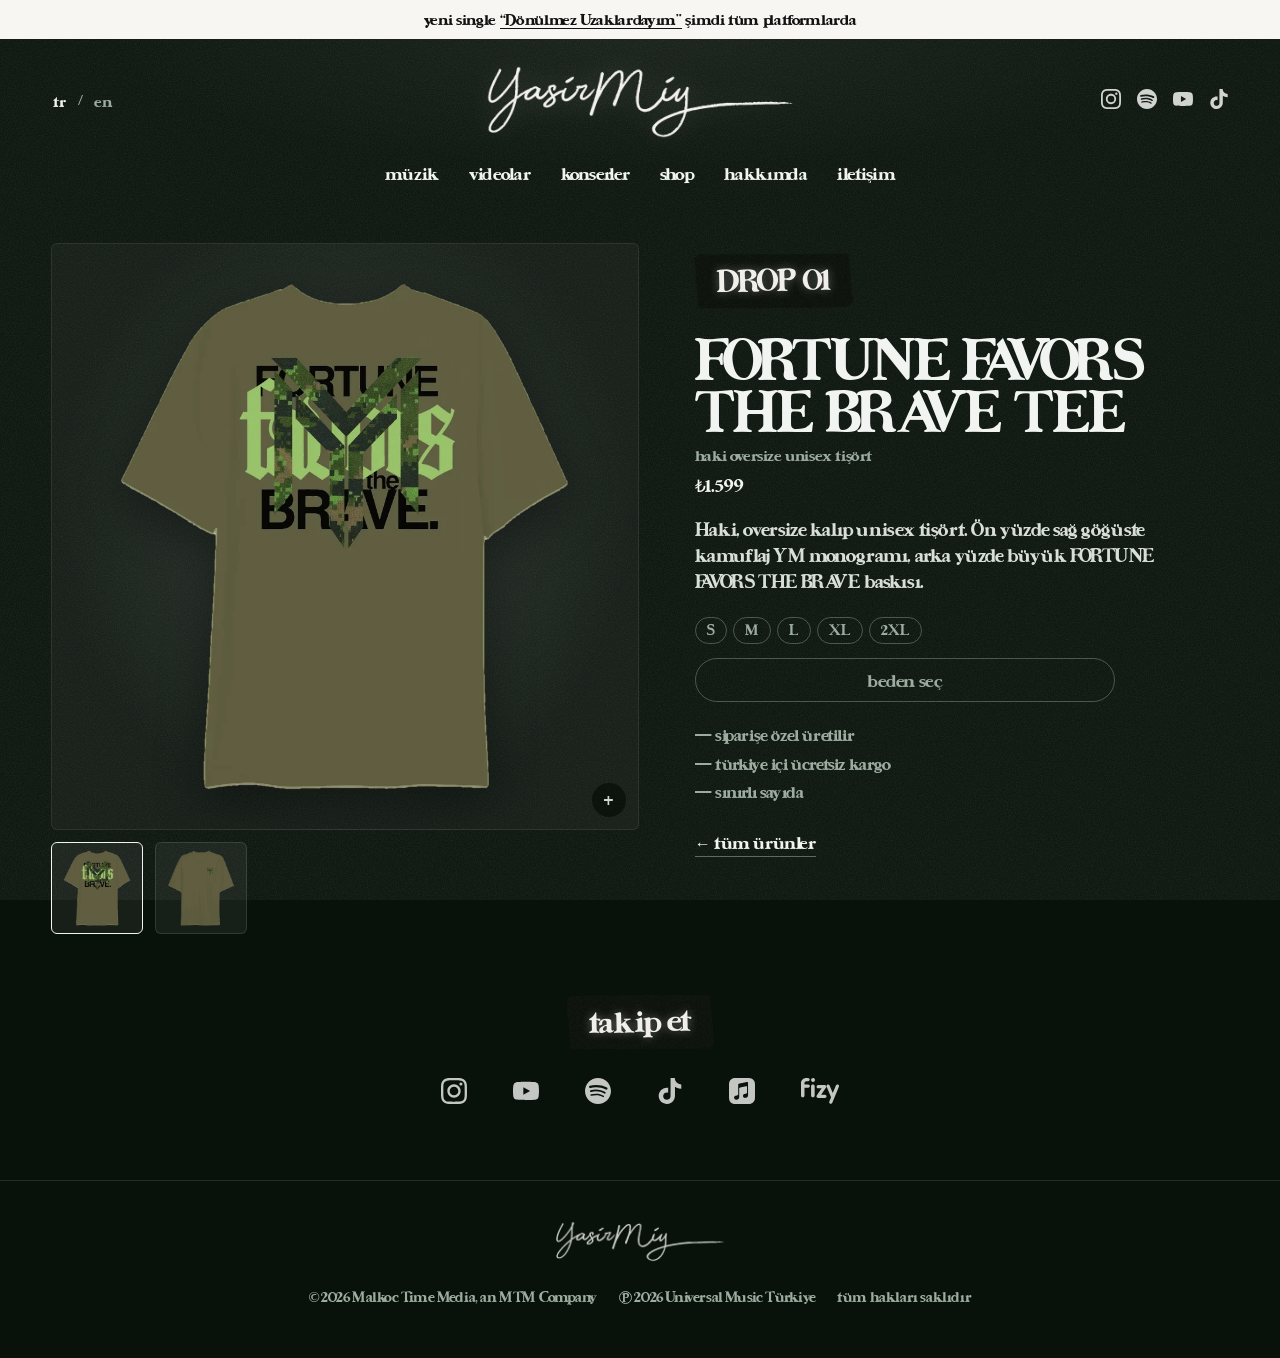
<file: shop/fortune-favors-the-brave-tee/index.html>
<!DOCTYPE html>
<html lang="tr">
<head>
<meta charset="UTF-8">
<meta name="viewport" content="width=device-width, initial-scale=1">
<title>fortune favors the brave tee — yasir miy</title>
<link rel="icon" href="../../favicon.ico" sizes="any">
<link rel="icon" type="image/png" sizes="32x32" href="../../favicon-32.png">
<link rel="icon" type="image/png" sizes="16x16" href="../../favicon-16.png">
<link rel="apple-touch-icon" href="../../apple-touch-icon.png">
<meta name="theme-color" content="#08110a">
<meta name="description" content="Haki, oversize kalıp unisex tişört. Ön yüzde sağ göğüste kamuflaj YM monogramı, arka yüzde büyük FORTUNE FAVORS THE BRAVE baskısı.">
<meta property="og:title" content="FORTUNE FAVORS THE BRAVE TEE — Yasir Miy">
<meta property="og:image" content="https://yasirmiy.com/assets/urunler/fortune-favors-the-brave-tee-arka.webp">
<link rel="stylesheet" href="../../assets/site.css?v=3">
</head>
<body>
<svg xmlns="http://www.w3.org/2000/svg" style="display:none" aria-hidden="true"><symbol id="i-instagram" viewBox="0 0 24 24"><path d="M7.0301.084c-1.2768.0602-2.1487.264-2.911.5634-.7888.3075-1.4575.72-2.1228 1.3877-.6652.6677-1.075 1.3368-1.3802 2.127-.2954.7638-.4956 1.6365-.552 2.914-.0564 1.2775-.0689 1.6882-.0626 4.947.0062 3.2586.0206 3.6671.0825 4.9473.061 1.2765.264 2.1482.5635 2.9107.308.7889.72 1.4573 1.388 2.1228.6679.6655 1.3365 1.0743 2.1285 1.38.7632.295 1.6361.4961 2.9134.552 1.2773.056 1.6884.069 4.9462.0627 3.2578-.0062 3.668-.0207 4.9478-.0814 1.28-.0607 2.147-.2652 2.9098-.5633.7889-.3086 1.4578-.72 2.1228-1.3881.665-.6682 1.0745-1.3378 1.3795-2.1284.2957-.7632.4966-1.636.552-2.9124.056-1.2809.0692-1.6898.063-4.948-.0063-3.2583-.021-3.6668-.0817-4.9465-.0607-1.2797-.264-2.1487-.5633-2.9117-.3084-.7889-.72-1.4568-1.3876-2.1228C21.2982 1.33 20.628.9208 19.8378.6165 19.074.321 18.2017.1197 16.9244.0645 15.6471.0093 15.236-.005 11.977.0014 8.718.0076 8.31.0215 7.0301.0839m.1402 21.6932c-1.17-.0509-1.8053-.2453-2.2287-.408-.5606-.216-.96-.4771-1.3819-.895-.422-.4178-.6811-.8186-.9-1.378-.1644-.4234-.3624-1.058-.4171-2.228-.0595-1.2645-.072-1.6442-.079-4.848-.007-3.2037.0053-3.583.0607-4.848.05-1.169.2456-1.805.408-2.2282.216-.5613.4762-.96.895-1.3816.4188-.4217.8184-.6814 1.3783-.9003.423-.1651 1.0575-.3614 2.227-.4171 1.2655-.06 1.6447-.072 4.848-.079 3.2033-.007 3.5835.005 4.8495.0608 1.169.0508 1.8053.2445 2.228.408.5608.216.96.4754 1.3816.895.4217.4194.6816.8176.9005 1.3787.1653.4217.3617 1.056.4169 2.2263.0602 1.2655.0739 1.645.0796 4.848.0058 3.203-.0055 3.5834-.061 4.848-.051 1.17-.245 1.8055-.408 2.2294-.216.5604-.4763.96-.8954 1.3814-.419.4215-.8181.6811-1.3783.9-.4224.1649-1.0577.3617-2.2262.4174-1.2656.0595-1.6448.072-4.8493.079-3.2045.007-3.5825-.006-4.848-.0608M16.953 5.5864A1.44 1.44 0 1 0 18.39 4.144a1.44 1.44 0 0 0-1.437 1.4424M5.8385 12.012c.0067 3.4032 2.7706 6.1557 6.173 6.1493 3.4026-.0065 6.157-2.7701 6.1506-6.1733-.0065-3.4032-2.771-6.1565-6.174-6.1498-3.403.0067-6.156 2.771-6.1496 6.1738M8 12.0077a4 4 0 1 1 4.008 3.9921A3.9996 3.9996 0 0 1 8 12.0077"/></symbol><symbol id="i-youtube" viewBox="0 0 24 24"><path d="M23.498 6.186a3.016 3.016 0 0 0-2.122-2.136C19.505 3.545 12 3.545 12 3.545s-7.505 0-9.377.505A3.017 3.017 0 0 0 .502 6.186C0 8.07 0 12 0 12s0 3.93.502 5.814a3.016 3.016 0 0 0 2.122 2.136c1.871.505 9.376.505 9.376.505s7.505 0 9.377-.505a3.015 3.015 0 0 0 2.122-2.136C24 15.93 24 12 24 12s0-3.93-.502-5.814zM9.545 15.568V8.432L15.818 12l-6.273 3.568z"/></symbol><symbol id="i-spotify" viewBox="0 0 24 24"><path d="M12 0C5.4 0 0 5.4 0 12s5.4 12 12 12 12-5.4 12-12S18.66 0 12 0zm5.521 17.34c-.24.359-.66.48-1.021.24-2.82-1.74-6.36-2.101-10.561-1.141-.418.122-.779-.179-.899-.539-.12-.421.18-.78.54-.9 4.56-1.021 8.52-.6 11.64 1.32.42.18.479.659.301 1.02zm1.44-3.3c-.301.42-.841.6-1.262.3-3.239-1.98-8.159-2.58-11.939-1.38-.479.12-1.02-.12-1.14-.6-.12-.48.12-1.021.6-1.141C9.6 9.9 15 10.561 18.72 12.84c.361.181.54.78.241 1.2zm.12-3.36C15.24 8.4 8.82 8.16 5.16 9.301c-.6.179-1.2-.181-1.38-.721-.18-.601.18-1.2.72-1.381 4.26-1.26 11.28-1.02 15.721 1.621.539.3.719 1.02.419 1.56-.299.421-1.02.599-1.559.3z"/></symbol><symbol id="i-tiktok" viewBox="0 0 24 24"><path d="M12.525.02c1.31-.02 2.61-.01 3.91-.02.08 1.53.63 3.09 1.75 4.17 1.12 1.11 2.7 1.62 4.24 1.79v4.03c-1.44-.05-2.89-.35-4.2-.97-.57-.26-1.1-.59-1.62-.93-.01 2.92.01 5.84-.02 8.75-.08 1.4-.54 2.79-1.35 3.94-1.31 1.92-3.58 3.17-5.91 3.21-1.43.08-2.86-.31-4.08-1.03-2.02-1.19-3.44-3.37-3.65-5.71-.02-.5-.03-1-.01-1.49.18-1.9 1.12-3.72 2.58-4.96 1.66-1.44 3.98-2.13 6.15-1.72.02 1.48-.04 2.96-.04 4.44-.99-.32-2.15-.23-3.02.37-.63.41-1.11 1.04-1.36 1.75-.21.51-.15 1.07-.14 1.61.24 1.64 1.82 3.02 3.5 2.87 1.12-.01 2.19-.66 2.77-1.61.19-.33.4-.67.41-1.06.1-1.79.06-3.57.07-5.36.01-4.03-.01-8.05.02-12.07z"/></symbol><symbol id="i-applemusic" viewBox="0 0 24 24"><path d="M23.994 6.124a9.23 9.23 0 00-.24-2.19c-.317-1.31-1.062-2.31-2.18-3.043a5.022 5.022 0 00-1.877-.726 10.496 10.496 0 00-1.564-.15c-.04-.003-.083-.01-.124-.013H5.986c-.152.01-.303.017-.455.026-.747.043-1.49.123-2.193.4-1.336.53-2.3 1.452-2.865 2.78-.192.448-.292.925-.363 1.408-.056.392-.088.785-.1 1.18 0 .032-.007.062-.01.093v12.223c.01.14.017.283.027.424.05.815.154 1.624.497 2.373.65 1.42 1.738 2.353 3.234 2.801.42.127.856.187 1.293.228.555.053 1.11.06 1.667.06h11.03a12.5 12.5 0 001.57-.1c.822-.106 1.596-.35 2.295-.81a5.046 5.046 0 001.88-2.207c.186-.42.293-.87.37-1.324.113-.675.138-1.358.137-2.04-.002-3.8 0-7.595-.003-11.393zm-6.423 3.99v5.712c0 .417-.058.827-.244 1.206-.29.59-.76.962-1.388 1.14-.35.1-.706.157-1.07.173-.95.045-1.773-.6-1.943-1.536a1.88 1.88 0 011.038-2.022c.323-.16.67-.25 1.018-.324.378-.082.758-.153 1.134-.24.274-.063.457-.23.51-.516a.904.904 0 00.02-.193c0-1.815 0-3.63-.002-5.443a.725.725 0 00-.026-.185c-.04-.15-.15-.243-.304-.234-.16.01-.318.035-.475.066-.76.15-1.52.303-2.28.456l-2.325.47-1.374.278c-.016.003-.032.01-.048.013-.277.077-.377.203-.39.49-.002.042 0 .086 0 .13-.002 2.602 0 5.204-.003 7.805 0 .42-.047.836-.215 1.227-.278.64-.77 1.04-1.434 1.233-.35.1-.71.16-1.075.172-.96.036-1.755-.6-1.92-1.544-.14-.812.23-1.685 1.154-2.075.357-.15.73-.232 1.108-.31.287-.06.575-.116.86-.177.383-.083.583-.323.6-.714v-.15c0-2.96 0-5.922.002-8.882 0-.123.013-.25.042-.37.07-.285.273-.448.546-.518.255-.066.515-.112.774-.165.733-.15 1.466-.296 2.2-.444l2.27-.46c.67-.134 1.34-.27 2.01-.403.22-.043.442-.088.663-.106.31-.025.523.17.554.482.008.073.012.148.012.223.002 1.91.002 3.822 0 5.732z"/></symbol><symbol id="i-fizy" viewBox="0 0 38 26"><path d="M34.9114 7.4412C35.2424 6.62758 36.1765 6.23382 36.9969 6.56232C37.8176 6.89082 38.2143 7.81673 37.8831 8.63059L31.307 24.7911C31.0553 25.4099 30.4546 25.7857 29.8205 25.7857C29.6208 25.7857 29.418 25.7485 29.2213 25.67C28.4007 25.3415 28.0039 24.4153 28.3351 23.6015L30.0643 19.3524L25.6507 8.63699C25.316 7.82436 25.7088 6.89673 26.528 6.56479C27.3471 6.23308 28.2827 6.62265 28.6172 7.43504L31.7845 15.1247L34.9114 7.4412ZM23.6917 7.03247C24.2932 7.03247 24.8454 7.36421 25.1258 7.89449C25.4064 8.42453 25.3695 9.06598 25.0298 9.56046L20.1325 16.6938H23.91C24.8054 16.6938 25.5312 17.4174 25.5312 18.3097C25.5312 19.202 24.8054 19.9253 23.91 19.9253H17.0586C16.4572 19.9253 15.9052 19.5936 15.6248 19.0633C15.3442 18.5333 15.3811 17.8918 15.7205 17.3973L20.6181 10.264H17.1975C16.3021 10.264 15.5761 9.54043 15.5761 8.64811C15.5761 7.75579 16.3021 7.03247 17.1975 7.03247H23.6917ZM11.875 19.3393C10.8912 19.3393 10.0937 18.6406 10.0937 17.7787V8.00698C10.0937 7.14508 10.8912 6.44643 11.875 6.44643C12.8588 6.44643 13.6562 7.14508 13.6562 8.00698V17.7787C13.6562 18.6406 12.8588 19.3393 11.875 19.3393ZM7.1737 6.42165H3.49033V4.84044C3.49033 3.96487 4.35405 3.21082 5.30611 3.21082H6.97261C7.92949 3.21082 8.70515 2.48567 8.70515 1.60541C8.70515 0.725152 7.92949 0 6.97261 0H5.30611C2.44323 0 0 2.20707 0 4.84044V17.7452C0 18.6255 0.788278 19.3393 1.74517 19.3393C2.70205 19.3393 3.49033 18.6255 3.49033 17.7452V9.63247H7.1737C8.13059 9.63247 8.90625 8.90732 8.90625 8.02706C8.90625 7.1468 8.13059 6.42165 7.1737 6.42165Z"/><path d="M10.0858 2.29425C9.8662 0.951652 11.0071 -0.19299 12.3458 0.0273158C13.1564 0.160866 13.81 0.816524 13.9432 1.62966C14.1625 2.97252 13.0217 4.1169 11.6832 3.89659C10.8726 3.76304 10.2187 3.10738 10.0858 2.29425Z"/></symbol></svg>
<div class="announce">
  <span data-i18n="duyuru1">yeni single</span> <a href="../../#muzik" id="duyuru-link" target="_blank" rel="noopener">“<span id="duyuru-ad">Dönülmez Uzaklardayım</span>”</a> <span data-i18n="duyuru2">şimdi tüm platformlarda</span>
</div>

<header>
  <div class="wrap">
    <div class="top">
      <div class="lang" role="group" aria-label="dil / language">
        <button type="button" data-lang="tr" class="on">tr</button><span>/</span><button type="button" data-lang="en">en</button>
      </div>
      <a href="../../" class="logo" aria-label="Yasir Miy"><img src="../../assets/logo-acik.png" alt="Yasir Miy"></a>
      <div class="socials">
        <a href="https://www.instagram.com/yasirmiy" target="_blank" rel="noopener" aria-label="Instagram"><svg><use href="#i-instagram"/></svg></a>
        <a href="https://open.spotify.com/intl-tr/artist/2FxIS6uj3aDXwHBU1Y2mBW" target="_blank" rel="noopener" aria-label="Spotify"><svg><use href="#i-spotify"/></svg></a>
        <a href="https://www.youtube.com/@yasirmiy/" target="_blank" rel="noopener" aria-label="YouTube"><svg><use href="#i-youtube"/></svg></a>
        <a href="https://www.tiktok.com/@yasirmiy" target="_blank" rel="noopener" aria-label="TikTok"><svg><use href="#i-tiktok"/></svg></a>
      </div>
    </div>
    <nav>
      <ul>
        <li><a href="../../#muzik" data-i18n="nav_muzik">müzik</a></li>
        <li><a href="../../#videolar" data-i18n="nav_video">videolar</a></li>
        <li><a href="../../#konserler" data-i18n="nav_konser">konserler</a></li>
        <li><a href="../" data-i18n="shop" aria-current="page">shop</a></li>
        <li><a href="../../#hakkimda" data-i18n="nav_hakkimda">hakkımda</a></li>
        <li><a href="../../#iletisim" data-i18n="nav_iletisim">iletişim</a></li>
      </ul>
    </nav>
  </div>
</header>

<main>
  <section class="urun-wrap">
    <div class="wrap" id="urun-detay"></div>
  </section>

  <!-- TAKİP ET -->
  <section id="takip" class="follow">
    <div class="wrap">
      <div class="sec-head" style="justify-content:center"><span class="tape" data-i18n="takip">takip et</span></div>
      <div class="follow-grid">
        <a href="https://www.instagram.com/yasirmiy" target="_blank" rel="noopener" aria-label="instagram" title="instagram"><svg><use href="#i-instagram"/></svg><span>instagram</span></a>
        <a href="https://www.youtube.com/@yasirmiy/" target="_blank" rel="noopener" aria-label="youtube" title="youtube"><svg><use href="#i-youtube"/></svg><span>youtube</span></a>
        <a href="https://open.spotify.com/intl-tr/artist/2FxIS6uj3aDXwHBU1Y2mBW" target="_blank" rel="noopener" aria-label="spotify" title="spotify"><svg><use href="#i-spotify"/></svg><span>spotify</span></a>
        <a href="https://www.tiktok.com/@yasirmiy" target="_blank" rel="noopener" aria-label="tiktok" title="tiktok"><svg><use href="#i-tiktok"/></svg><span>tiktok</span></a>
        <a href="https://music.apple.com/tr/artist/yasir-miy/1456168470?l=tr" target="_blank" rel="noopener" aria-label="apple music" title="apple music"><svg><use href="#i-applemusic"/></svg><span>apple music</span></a>
        <a href="https://listen.fizy.com/sanatci/--/yasir-miy/409668368/--/sarkilar/karisik" target="_blank" rel="noopener" class="fizy" aria-label="fizy" title="fizy"><svg viewBox="0 0 38 26"><use href="#i-fizy"/></svg><span>fizy</span></a>
      </div>
    </div>
  </section>
</main>

<footer>
  <div class="wrap">
    <img class="flogo" src="../../assets/logo-acik.png" alt="Yasir Miy">
    <div class="fine"><span>© 2026 Malkoc Time Media, an MTM Company</span><span><span class="pmark" aria-label="℗">P</span> 2026 Universal Music Türkiye</span><span data-i18n="haklar">tüm hakları saklıdır</span></div>
  </div>
</footer>

<script src="../../assets/muzik-yedek.js?v=3"></script>
<script src="../../assets/spotify-esles.js?v=3"></script>
<script src="../../assets/urunler.js?v=3"></script>
<script>
  const METIN = {
    tr: { duyuru1:'yeni single', duyuru2:'şimdi tüm platformlarda',
      nav_muzik:'müzik', nav_video:'videolar', nav_konser:'konserler', nav_hakkimda:'hakkımda', nav_iletisim:'iletişim', shop:'shop',
      shop_baslik:'resmi mağaza', shop_not:'resmi yasir miy ürünleri çok yakında burada.', yakinda:'yakında',
      f_tumu:'tümü', k_giyim:'giyim', k_muzik:'müzik', k_aksesuar:'aksesuar',
      s_tee:'tişört', s_hood:'kapüşonlu sweatshirt', s_vinyl:'plak', s_cd:'cd', s_poster:'poster', s_tote:'bez çanta',
      shop_haber:"yeni ürünlerden ilk sen haberdar ol — instagram'dan takip et.", ana_don:'ana sayfaya dön',
      takip:'takip et', haklar:'tüm hakları saklıdır', yeni:'yeni', dil:'tr', shop_alt:'siparişe özel üretilir · türkiye içi ücretsiz kargo' },
    en: { duyuru1:'new single', duyuru2:'out now on all platforms',
      nav_muzik:'music', nav_video:'videos', nav_konser:'shows', nav_hakkimda:'about', nav_iletisim:'contact', shop:'shop',
      shop_baslik:'official store', shop_not:'official yasir miy merch is coming here soon.', yakinda:'soon',
      f_tumu:'all', k_giyim:'apparel', k_muzik:'music', k_aksesuar:'accessories',
      s_tee:'t-shirt', s_hood:'hoodie', s_vinyl:'vinyl', s_cd:'cd', s_poster:'poster', s_tote:'tote bag',
      shop_haber:'be the first to hear about new drops — follow on instagram.', ana_don:'back to home',
      takip:'follow', haklar:'all rights reserved', yeni:'new', dil:'en', shop_alt:'made to order · free shipping within türkiye' }
  };
  let DIL = 'tr';
  try { DIL = localStorage.getItem('dil_secim') || 'tr'; } catch(e) {}  // varsayılan her zaman Türkçe; sadece ziyaretçi seçerse değişir
  function dilUygula(d){
    DIL = METIN[d] ? d : 'tr';
    document.documentElement.lang = DIL;
    document.querySelectorAll('[data-i18n]').forEach(el => { const v = METIN[DIL][el.dataset.i18n]; if (v !== undefined) el.textContent = v; });
    document.querySelectorAll('.lang button').forEach(b => b.classList.toggle('on', b.dataset.lang === DIL));
    const T = k => METIN[DIL][k] !== undefined ? METIN[DIL][k] : METIN.tr[k];
    const g = (window.URUNLER||[]).filter(u => !u.gizli);
    urunSayfasi('fortune-favors-the-brave-tee', '../../');
  }
  document.querySelectorAll('.lang button').forEach(b => b.onclick = () => { try { localStorage.setItem('dil_secim', b.dataset.lang); } catch(e) {} dilUygula(b.dataset.lang); });
  // duyuru şeridi: en son şarkı
  function duyuru(s){
    if (!s) return;
    const sp = (window.SPOTIFY||{})[s.id];
    document.getElementById('duyuru-ad').textContent = s.t;
    document.getElementById('duyuru-link').href = sp ? 'https://open.spotify.com/album/'+sp : 'https://open.spotify.com/search/'+encodeURIComponent('Yasir Miy '+s.t);
  }
  duyuru((window.MUZIK_YEDEK||[])[0]);
  window.appleMuzik = r => {
    const l = (r.results||[]).filter(x => x.wrapperType==='collection' && /Yasir Miy/i.test(x.artistName)).sort((a,b) => b.releaseDate.localeCompare(a.releaseDate));
    if (l[0]) duyuru({id:l[0].collectionId, t:l[0].collectionName.replace(/ - (Single|EP)$/,'')});
  };
  dilUygula(DIL);
  const js = document.createElement('script');
  js.src = 'https://itunes.apple.com/lookup?id=1456168470&entity=album&limit=200&country=tr&callback=appleMuzik';
  document.body.appendChild(js);
</script>
</body>
</html>
</file>
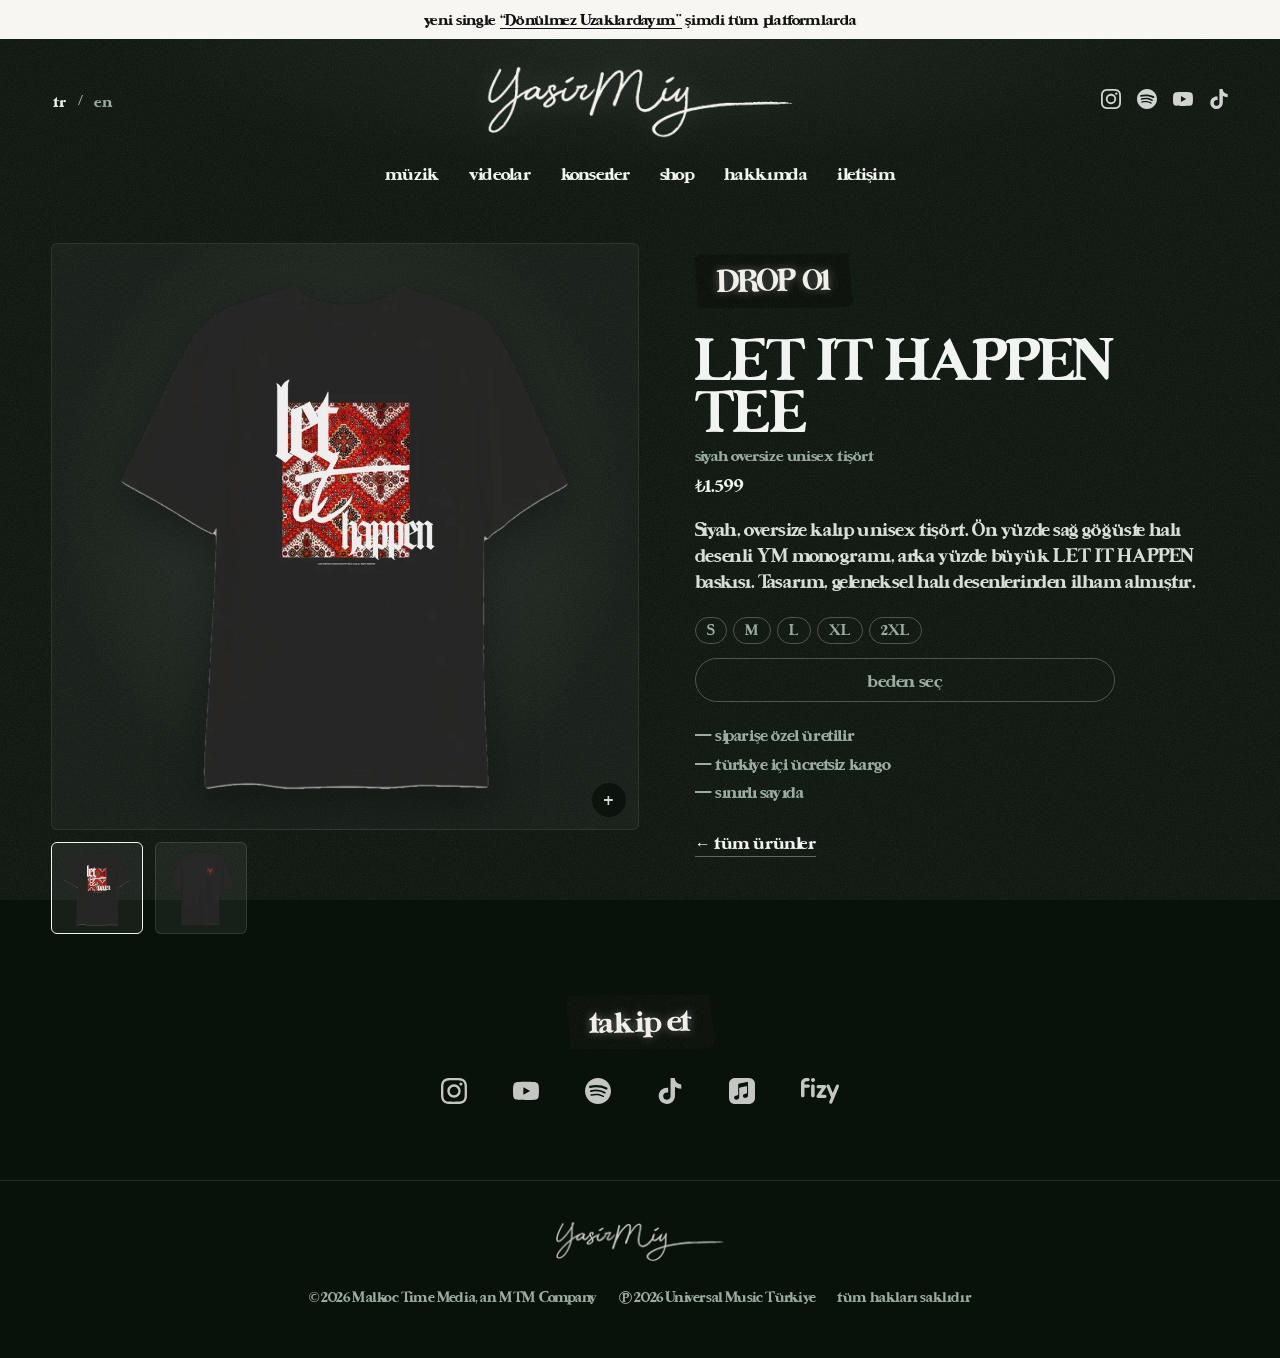
<file: shop/let-it-happen-tee/index.html>
<!DOCTYPE html>
<html lang="tr">
<head>
<meta charset="UTF-8">
<meta name="viewport" content="width=device-width, initial-scale=1">
<title>let it happen tee — yasir miy</title>
<link rel="icon" href="../../favicon.ico" sizes="any">
<link rel="icon" type="image/png" sizes="32x32" href="../../favicon-32.png">
<link rel="icon" type="image/png" sizes="16x16" href="../../favicon-16.png">
<link rel="apple-touch-icon" href="../../apple-touch-icon.png">
<meta name="theme-color" content="#08110a">
<meta name="description" content="Siyah, oversize kalıp unisex tişört. Ön yüzde sağ göğüste halı desenli YM monogramı, arka yüzde büyük LET IT HAPPEN baskısı. Tasarım, geleneksel halı desenlerinden ilham almıştır.">
<meta property="og:title" content="LET IT HAPPEN TEE — Yasir Miy">
<meta property="og:image" content="https://yasirmiy.com/assets/urunler/let-it-happen-tee-arka.webp">
<link rel="stylesheet" href="../../assets/site.css?v=3">
</head>
<body>
<svg xmlns="http://www.w3.org/2000/svg" style="display:none" aria-hidden="true"><symbol id="i-instagram" viewBox="0 0 24 24"><path d="M7.0301.084c-1.2768.0602-2.1487.264-2.911.5634-.7888.3075-1.4575.72-2.1228 1.3877-.6652.6677-1.075 1.3368-1.3802 2.127-.2954.7638-.4956 1.6365-.552 2.914-.0564 1.2775-.0689 1.6882-.0626 4.947.0062 3.2586.0206 3.6671.0825 4.9473.061 1.2765.264 2.1482.5635 2.9107.308.7889.72 1.4573 1.388 2.1228.6679.6655 1.3365 1.0743 2.1285 1.38.7632.295 1.6361.4961 2.9134.552 1.2773.056 1.6884.069 4.9462.0627 3.2578-.0062 3.668-.0207 4.9478-.0814 1.28-.0607 2.147-.2652 2.9098-.5633.7889-.3086 1.4578-.72 2.1228-1.3881.665-.6682 1.0745-1.3378 1.3795-2.1284.2957-.7632.4966-1.636.552-2.9124.056-1.2809.0692-1.6898.063-4.948-.0063-3.2583-.021-3.6668-.0817-4.9465-.0607-1.2797-.264-2.1487-.5633-2.9117-.3084-.7889-.72-1.4568-1.3876-2.1228C21.2982 1.33 20.628.9208 19.8378.6165 19.074.321 18.2017.1197 16.9244.0645 15.6471.0093 15.236-.005 11.977.0014 8.718.0076 8.31.0215 7.0301.0839m.1402 21.6932c-1.17-.0509-1.8053-.2453-2.2287-.408-.5606-.216-.96-.4771-1.3819-.895-.422-.4178-.6811-.8186-.9-1.378-.1644-.4234-.3624-1.058-.4171-2.228-.0595-1.2645-.072-1.6442-.079-4.848-.007-3.2037.0053-3.583.0607-4.848.05-1.169.2456-1.805.408-2.2282.216-.5613.4762-.96.895-1.3816.4188-.4217.8184-.6814 1.3783-.9003.423-.1651 1.0575-.3614 2.227-.4171 1.2655-.06 1.6447-.072 4.848-.079 3.2033-.007 3.5835.005 4.8495.0608 1.169.0508 1.8053.2445 2.228.408.5608.216.96.4754 1.3816.895.4217.4194.6816.8176.9005 1.3787.1653.4217.3617 1.056.4169 2.2263.0602 1.2655.0739 1.645.0796 4.848.0058 3.203-.0055 3.5834-.061 4.848-.051 1.17-.245 1.8055-.408 2.2294-.216.5604-.4763.96-.8954 1.3814-.419.4215-.8181.6811-1.3783.9-.4224.1649-1.0577.3617-2.2262.4174-1.2656.0595-1.6448.072-4.8493.079-3.2045.007-3.5825-.006-4.848-.0608M16.953 5.5864A1.44 1.44 0 1 0 18.39 4.144a1.44 1.44 0 0 0-1.437 1.4424M5.8385 12.012c.0067 3.4032 2.7706 6.1557 6.173 6.1493 3.4026-.0065 6.157-2.7701 6.1506-6.1733-.0065-3.4032-2.771-6.1565-6.174-6.1498-3.403.0067-6.156 2.771-6.1496 6.1738M8 12.0077a4 4 0 1 1 4.008 3.9921A3.9996 3.9996 0 0 1 8 12.0077"/></symbol><symbol id="i-youtube" viewBox="0 0 24 24"><path d="M23.498 6.186a3.016 3.016 0 0 0-2.122-2.136C19.505 3.545 12 3.545 12 3.545s-7.505 0-9.377.505A3.017 3.017 0 0 0 .502 6.186C0 8.07 0 12 0 12s0 3.93.502 5.814a3.016 3.016 0 0 0 2.122 2.136c1.871.505 9.376.505 9.376.505s7.505 0 9.377-.505a3.015 3.015 0 0 0 2.122-2.136C24 15.93 24 12 24 12s0-3.93-.502-5.814zM9.545 15.568V8.432L15.818 12l-6.273 3.568z"/></symbol><symbol id="i-spotify" viewBox="0 0 24 24"><path d="M12 0C5.4 0 0 5.4 0 12s5.4 12 12 12 12-5.4 12-12S18.66 0 12 0zm5.521 17.34c-.24.359-.66.48-1.021.24-2.82-1.74-6.36-2.101-10.561-1.141-.418.122-.779-.179-.899-.539-.12-.421.18-.78.54-.9 4.56-1.021 8.52-.6 11.64 1.32.42.18.479.659.301 1.02zm1.44-3.3c-.301.42-.841.6-1.262.3-3.239-1.98-8.159-2.58-11.939-1.38-.479.12-1.02-.12-1.14-.6-.12-.48.12-1.021.6-1.141C9.6 9.9 15 10.561 18.72 12.84c.361.181.54.78.241 1.2zm.12-3.36C15.24 8.4 8.82 8.16 5.16 9.301c-.6.179-1.2-.181-1.38-.721-.18-.601.18-1.2.72-1.381 4.26-1.26 11.28-1.02 15.721 1.621.539.3.719 1.02.419 1.56-.299.421-1.02.599-1.559.3z"/></symbol><symbol id="i-tiktok" viewBox="0 0 24 24"><path d="M12.525.02c1.31-.02 2.61-.01 3.91-.02.08 1.53.63 3.09 1.75 4.17 1.12 1.11 2.7 1.62 4.24 1.79v4.03c-1.44-.05-2.89-.35-4.2-.97-.57-.26-1.1-.59-1.62-.93-.01 2.92.01 5.84-.02 8.75-.08 1.4-.54 2.79-1.35 3.94-1.31 1.92-3.58 3.17-5.91 3.21-1.43.08-2.86-.31-4.08-1.03-2.02-1.19-3.44-3.37-3.65-5.71-.02-.5-.03-1-.01-1.49.18-1.9 1.12-3.72 2.58-4.96 1.66-1.44 3.98-2.13 6.15-1.72.02 1.48-.04 2.96-.04 4.44-.99-.32-2.15-.23-3.02.37-.63.41-1.11 1.04-1.36 1.75-.21.51-.15 1.07-.14 1.61.24 1.64 1.82 3.02 3.5 2.87 1.12-.01 2.19-.66 2.77-1.61.19-.33.4-.67.41-1.06.1-1.79.06-3.57.07-5.36.01-4.03-.01-8.05.02-12.07z"/></symbol><symbol id="i-applemusic" viewBox="0 0 24 24"><path d="M23.994 6.124a9.23 9.23 0 00-.24-2.19c-.317-1.31-1.062-2.31-2.18-3.043a5.022 5.022 0 00-1.877-.726 10.496 10.496 0 00-1.564-.15c-.04-.003-.083-.01-.124-.013H5.986c-.152.01-.303.017-.455.026-.747.043-1.49.123-2.193.4-1.336.53-2.3 1.452-2.865 2.78-.192.448-.292.925-.363 1.408-.056.392-.088.785-.1 1.18 0 .032-.007.062-.01.093v12.223c.01.14.017.283.027.424.05.815.154 1.624.497 2.373.65 1.42 1.738 2.353 3.234 2.801.42.127.856.187 1.293.228.555.053 1.11.06 1.667.06h11.03a12.5 12.5 0 001.57-.1c.822-.106 1.596-.35 2.295-.81a5.046 5.046 0 001.88-2.207c.186-.42.293-.87.37-1.324.113-.675.138-1.358.137-2.04-.002-3.8 0-7.595-.003-11.393zm-6.423 3.99v5.712c0 .417-.058.827-.244 1.206-.29.59-.76.962-1.388 1.14-.35.1-.706.157-1.07.173-.95.045-1.773-.6-1.943-1.536a1.88 1.88 0 011.038-2.022c.323-.16.67-.25 1.018-.324.378-.082.758-.153 1.134-.24.274-.063.457-.23.51-.516a.904.904 0 00.02-.193c0-1.815 0-3.63-.002-5.443a.725.725 0 00-.026-.185c-.04-.15-.15-.243-.304-.234-.16.01-.318.035-.475.066-.76.15-1.52.303-2.28.456l-2.325.47-1.374.278c-.016.003-.032.01-.048.013-.277.077-.377.203-.39.49-.002.042 0 .086 0 .13-.002 2.602 0 5.204-.003 7.805 0 .42-.047.836-.215 1.227-.278.64-.77 1.04-1.434 1.233-.35.1-.71.16-1.075.172-.96.036-1.755-.6-1.92-1.544-.14-.812.23-1.685 1.154-2.075.357-.15.73-.232 1.108-.31.287-.06.575-.116.86-.177.383-.083.583-.323.6-.714v-.15c0-2.96 0-5.922.002-8.882 0-.123.013-.25.042-.37.07-.285.273-.448.546-.518.255-.066.515-.112.774-.165.733-.15 1.466-.296 2.2-.444l2.27-.46c.67-.134 1.34-.27 2.01-.403.22-.043.442-.088.663-.106.31-.025.523.17.554.482.008.073.012.148.012.223.002 1.91.002 3.822 0 5.732z"/></symbol><symbol id="i-fizy" viewBox="0 0 38 26"><path d="M34.9114 7.4412C35.2424 6.62758 36.1765 6.23382 36.9969 6.56232C37.8176 6.89082 38.2143 7.81673 37.8831 8.63059L31.307 24.7911C31.0553 25.4099 30.4546 25.7857 29.8205 25.7857C29.6208 25.7857 29.418 25.7485 29.2213 25.67C28.4007 25.3415 28.0039 24.4153 28.3351 23.6015L30.0643 19.3524L25.6507 8.63699C25.316 7.82436 25.7088 6.89673 26.528 6.56479C27.3471 6.23308 28.2827 6.62265 28.6172 7.43504L31.7845 15.1247L34.9114 7.4412ZM23.6917 7.03247C24.2932 7.03247 24.8454 7.36421 25.1258 7.89449C25.4064 8.42453 25.3695 9.06598 25.0298 9.56046L20.1325 16.6938H23.91C24.8054 16.6938 25.5312 17.4174 25.5312 18.3097C25.5312 19.202 24.8054 19.9253 23.91 19.9253H17.0586C16.4572 19.9253 15.9052 19.5936 15.6248 19.0633C15.3442 18.5333 15.3811 17.8918 15.7205 17.3973L20.6181 10.264H17.1975C16.3021 10.264 15.5761 9.54043 15.5761 8.64811C15.5761 7.75579 16.3021 7.03247 17.1975 7.03247H23.6917ZM11.875 19.3393C10.8912 19.3393 10.0937 18.6406 10.0937 17.7787V8.00698C10.0937 7.14508 10.8912 6.44643 11.875 6.44643C12.8588 6.44643 13.6562 7.14508 13.6562 8.00698V17.7787C13.6562 18.6406 12.8588 19.3393 11.875 19.3393ZM7.1737 6.42165H3.49033V4.84044C3.49033 3.96487 4.35405 3.21082 5.30611 3.21082H6.97261C7.92949 3.21082 8.70515 2.48567 8.70515 1.60541C8.70515 0.725152 7.92949 0 6.97261 0H5.30611C2.44323 0 0 2.20707 0 4.84044V17.7452C0 18.6255 0.788278 19.3393 1.74517 19.3393C2.70205 19.3393 3.49033 18.6255 3.49033 17.7452V9.63247H7.1737C8.13059 9.63247 8.90625 8.90732 8.90625 8.02706C8.90625 7.1468 8.13059 6.42165 7.1737 6.42165Z"/><path d="M10.0858 2.29425C9.8662 0.951652 11.0071 -0.19299 12.3458 0.0273158C13.1564 0.160866 13.81 0.816524 13.9432 1.62966C14.1625 2.97252 13.0217 4.1169 11.6832 3.89659C10.8726 3.76304 10.2187 3.10738 10.0858 2.29425Z"/></symbol></svg>
<div class="announce">
  <span data-i18n="duyuru1">yeni single</span> <a href="../../#muzik" id="duyuru-link" target="_blank" rel="noopener">“<span id="duyuru-ad">Dönülmez Uzaklardayım</span>”</a> <span data-i18n="duyuru2">şimdi tüm platformlarda</span>
</div>

<header>
  <div class="wrap">
    <div class="top">
      <div class="lang" role="group" aria-label="dil / language">
        <button type="button" data-lang="tr" class="on">tr</button><span>/</span><button type="button" data-lang="en">en</button>
      </div>
      <a href="../../" class="logo" aria-label="Yasir Miy"><img src="../../assets/logo-acik.png" alt="Yasir Miy"></a>
      <div class="socials">
        <a href="https://www.instagram.com/yasirmiy" target="_blank" rel="noopener" aria-label="Instagram"><svg><use href="#i-instagram"/></svg></a>
        <a href="https://open.spotify.com/intl-tr/artist/2FxIS6uj3aDXwHBU1Y2mBW" target="_blank" rel="noopener" aria-label="Spotify"><svg><use href="#i-spotify"/></svg></a>
        <a href="https://www.youtube.com/@yasirmiy/" target="_blank" rel="noopener" aria-label="YouTube"><svg><use href="#i-youtube"/></svg></a>
        <a href="https://www.tiktok.com/@yasirmiy" target="_blank" rel="noopener" aria-label="TikTok"><svg><use href="#i-tiktok"/></svg></a>
      </div>
    </div>
    <nav>
      <ul>
        <li><a href="../../#muzik" data-i18n="nav_muzik">müzik</a></li>
        <li><a href="../../#videolar" data-i18n="nav_video">videolar</a></li>
        <li><a href="../../#konserler" data-i18n="nav_konser">konserler</a></li>
        <li><a href="../" data-i18n="shop" aria-current="page">shop</a></li>
        <li><a href="../../#hakkimda" data-i18n="nav_hakkimda">hakkımda</a></li>
        <li><a href="../../#iletisim" data-i18n="nav_iletisim">iletişim</a></li>
      </ul>
    </nav>
  </div>
</header>

<main>
  <section class="urun-wrap">
    <div class="wrap" id="urun-detay"></div>
  </section>

  <!-- TAKİP ET -->
  <section id="takip" class="follow">
    <div class="wrap">
      <div class="sec-head" style="justify-content:center"><span class="tape" data-i18n="takip">takip et</span></div>
      <div class="follow-grid">
        <a href="https://www.instagram.com/yasirmiy" target="_blank" rel="noopener" aria-label="instagram" title="instagram"><svg><use href="#i-instagram"/></svg><span>instagram</span></a>
        <a href="https://www.youtube.com/@yasirmiy/" target="_blank" rel="noopener" aria-label="youtube" title="youtube"><svg><use href="#i-youtube"/></svg><span>youtube</span></a>
        <a href="https://open.spotify.com/intl-tr/artist/2FxIS6uj3aDXwHBU1Y2mBW" target="_blank" rel="noopener" aria-label="spotify" title="spotify"><svg><use href="#i-spotify"/></svg><span>spotify</span></a>
        <a href="https://www.tiktok.com/@yasirmiy" target="_blank" rel="noopener" aria-label="tiktok" title="tiktok"><svg><use href="#i-tiktok"/></svg><span>tiktok</span></a>
        <a href="https://music.apple.com/tr/artist/yasir-miy/1456168470?l=tr" target="_blank" rel="noopener" aria-label="apple music" title="apple music"><svg><use href="#i-applemusic"/></svg><span>apple music</span></a>
        <a href="https://listen.fizy.com/sanatci/--/yasir-miy/409668368/--/sarkilar/karisik" target="_blank" rel="noopener" class="fizy" aria-label="fizy" title="fizy"><svg viewBox="0 0 38 26"><use href="#i-fizy"/></svg><span>fizy</span></a>
      </div>
    </div>
  </section>
</main>

<footer>
  <div class="wrap">
    <img class="flogo" src="../../assets/logo-acik.png" alt="Yasir Miy">
    <div class="fine"><span>© 2026 Malkoc Time Media, an MTM Company</span><span><span class="pmark" aria-label="℗">P</span> 2026 Universal Music Türkiye</span><span data-i18n="haklar">tüm hakları saklıdır</span></div>
  </div>
</footer>

<script src="../../assets/muzik-yedek.js?v=3"></script>
<script src="../../assets/spotify-esles.js?v=3"></script>
<script src="../../assets/urunler.js?v=3"></script>
<script>
  const METIN = {
    tr: { duyuru1:'yeni single', duyuru2:'şimdi tüm platformlarda',
      nav_muzik:'müzik', nav_video:'videolar', nav_konser:'konserler', nav_hakkimda:'hakkımda', nav_iletisim:'iletişim', shop:'shop',
      shop_baslik:'resmi mağaza', shop_not:'resmi yasir miy ürünleri çok yakında burada.', yakinda:'yakında',
      f_tumu:'tümü', k_giyim:'giyim', k_muzik:'müzik', k_aksesuar:'aksesuar',
      s_tee:'tişört', s_hood:'kapüşonlu sweatshirt', s_vinyl:'plak', s_cd:'cd', s_poster:'poster', s_tote:'bez çanta',
      shop_haber:"yeni ürünlerden ilk sen haberdar ol — instagram'dan takip et.", ana_don:'ana sayfaya dön',
      takip:'takip et', haklar:'tüm hakları saklıdır', yeni:'yeni', dil:'tr', shop_alt:'siparişe özel üretilir · türkiye içi ücretsiz kargo' },
    en: { duyuru1:'new single', duyuru2:'out now on all platforms',
      nav_muzik:'music', nav_video:'videos', nav_konser:'shows', nav_hakkimda:'about', nav_iletisim:'contact', shop:'shop',
      shop_baslik:'official store', shop_not:'official yasir miy merch is coming here soon.', yakinda:'soon',
      f_tumu:'all', k_giyim:'apparel', k_muzik:'music', k_aksesuar:'accessories',
      s_tee:'t-shirt', s_hood:'hoodie', s_vinyl:'vinyl', s_cd:'cd', s_poster:'poster', s_tote:'tote bag',
      shop_haber:'be the first to hear about new drops — follow on instagram.', ana_don:'back to home',
      takip:'follow', haklar:'all rights reserved', yeni:'new', dil:'en', shop_alt:'made to order · free shipping within türkiye' }
  };
  let DIL = 'tr';
  try { DIL = localStorage.getItem('dil_secim') || 'tr'; } catch(e) {}  // varsayılan her zaman Türkçe; sadece ziyaretçi seçerse değişir
  function dilUygula(d){
    DIL = METIN[d] ? d : 'tr';
    document.documentElement.lang = DIL;
    document.querySelectorAll('[data-i18n]').forEach(el => { const v = METIN[DIL][el.dataset.i18n]; if (v !== undefined) el.textContent = v; });
    document.querySelectorAll('.lang button').forEach(b => b.classList.toggle('on', b.dataset.lang === DIL));
    const T = k => METIN[DIL][k] !== undefined ? METIN[DIL][k] : METIN.tr[k];
    const g = (window.URUNLER||[]).filter(u => !u.gizli);
    urunSayfasi('let-it-happen-tee', '../../');
  }
  document.querySelectorAll('.lang button').forEach(b => b.onclick = () => { try { localStorage.setItem('dil_secim', b.dataset.lang); } catch(e) {} dilUygula(b.dataset.lang); });
  // duyuru şeridi: en son şarkı
  function duyuru(s){
    if (!s) return;
    const sp = (window.SPOTIFY||{})[s.id];
    document.getElementById('duyuru-ad').textContent = s.t;
    document.getElementById('duyuru-link').href = sp ? 'https://open.spotify.com/album/'+sp : 'https://open.spotify.com/search/'+encodeURIComponent('Yasir Miy '+s.t);
  }
  duyuru((window.MUZIK_YEDEK||[])[0]);
  window.appleMuzik = r => {
    const l = (r.results||[]).filter(x => x.wrapperType==='collection' && /Yasir Miy/i.test(x.artistName)).sort((a,b) => b.releaseDate.localeCompare(a.releaseDate));
    if (l[0]) duyuru({id:l[0].collectionId, t:l[0].collectionName.replace(/ - (Single|EP)$/,'')});
  };
  dilUygula(DIL);
  const js = document.createElement('script');
  js.src = 'https://itunes.apple.com/lookup?id=1456168470&entity=album&limit=200&country=tr&callback=appleMuzik';
  document.body.appendChild(js);
</script>
</body>
</html>
</file>
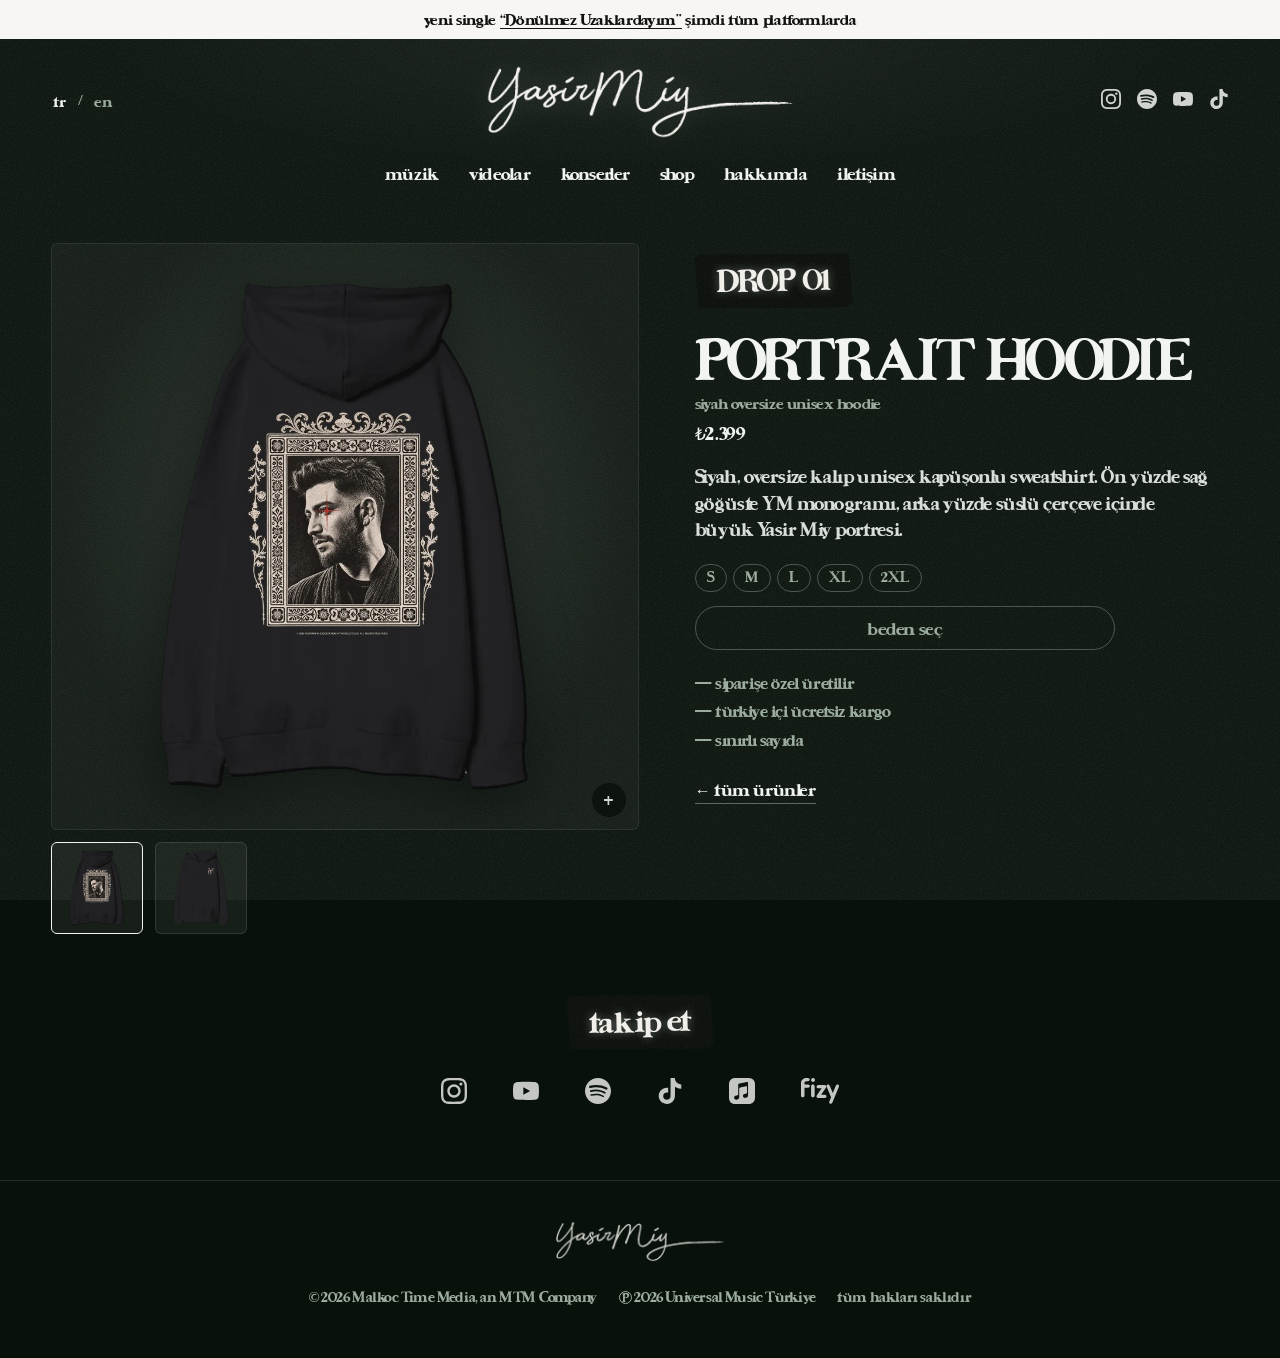
<file: shop/portrait-hoodie/index.html>
<!DOCTYPE html>
<html lang="tr">
<head>
<meta charset="UTF-8">
<meta name="viewport" content="width=device-width, initial-scale=1">
<title>portrait hoodie — yasir miy</title>
<link rel="icon" href="../../favicon.ico" sizes="any">
<link rel="icon" type="image/png" sizes="32x32" href="../../favicon-32.png">
<link rel="icon" type="image/png" sizes="16x16" href="../../favicon-16.png">
<link rel="apple-touch-icon" href="../../apple-touch-icon.png">
<meta name="theme-color" content="#08110a">
<meta name="description" content="Siyah, oversize kalıp unisex kapüşonlu sweatshirt. Ön yüzde sağ göğüste YM monogramı, arka yüzde süslü çerçeve içinde büyük Yasir Miy portresi.">
<meta property="og:title" content="PORTRAIT HOODIE — Yasir Miy">
<meta property="og:image" content="https://yasirmiy.com/assets/urunler/portrait-hoodie-arka.webp">
<link rel="stylesheet" href="../../assets/site.css?v=3">
</head>
<body>
<svg xmlns="http://www.w3.org/2000/svg" style="display:none" aria-hidden="true"><symbol id="i-instagram" viewBox="0 0 24 24"><path d="M7.0301.084c-1.2768.0602-2.1487.264-2.911.5634-.7888.3075-1.4575.72-2.1228 1.3877-.6652.6677-1.075 1.3368-1.3802 2.127-.2954.7638-.4956 1.6365-.552 2.914-.0564 1.2775-.0689 1.6882-.0626 4.947.0062 3.2586.0206 3.6671.0825 4.9473.061 1.2765.264 2.1482.5635 2.9107.308.7889.72 1.4573 1.388 2.1228.6679.6655 1.3365 1.0743 2.1285 1.38.7632.295 1.6361.4961 2.9134.552 1.2773.056 1.6884.069 4.9462.0627 3.2578-.0062 3.668-.0207 4.9478-.0814 1.28-.0607 2.147-.2652 2.9098-.5633.7889-.3086 1.4578-.72 2.1228-1.3881.665-.6682 1.0745-1.3378 1.3795-2.1284.2957-.7632.4966-1.636.552-2.9124.056-1.2809.0692-1.6898.063-4.948-.0063-3.2583-.021-3.6668-.0817-4.9465-.0607-1.2797-.264-2.1487-.5633-2.9117-.3084-.7889-.72-1.4568-1.3876-2.1228C21.2982 1.33 20.628.9208 19.8378.6165 19.074.321 18.2017.1197 16.9244.0645 15.6471.0093 15.236-.005 11.977.0014 8.718.0076 8.31.0215 7.0301.0839m.1402 21.6932c-1.17-.0509-1.8053-.2453-2.2287-.408-.5606-.216-.96-.4771-1.3819-.895-.422-.4178-.6811-.8186-.9-1.378-.1644-.4234-.3624-1.058-.4171-2.228-.0595-1.2645-.072-1.6442-.079-4.848-.007-3.2037.0053-3.583.0607-4.848.05-1.169.2456-1.805.408-2.2282.216-.5613.4762-.96.895-1.3816.4188-.4217.8184-.6814 1.3783-.9003.423-.1651 1.0575-.3614 2.227-.4171 1.2655-.06 1.6447-.072 4.848-.079 3.2033-.007 3.5835.005 4.8495.0608 1.169.0508 1.8053.2445 2.228.408.5608.216.96.4754 1.3816.895.4217.4194.6816.8176.9005 1.3787.1653.4217.3617 1.056.4169 2.2263.0602 1.2655.0739 1.645.0796 4.848.0058 3.203-.0055 3.5834-.061 4.848-.051 1.17-.245 1.8055-.408 2.2294-.216.5604-.4763.96-.8954 1.3814-.419.4215-.8181.6811-1.3783.9-.4224.1649-1.0577.3617-2.2262.4174-1.2656.0595-1.6448.072-4.8493.079-3.2045.007-3.5825-.006-4.848-.0608M16.953 5.5864A1.44 1.44 0 1 0 18.39 4.144a1.44 1.44 0 0 0-1.437 1.4424M5.8385 12.012c.0067 3.4032 2.7706 6.1557 6.173 6.1493 3.4026-.0065 6.157-2.7701 6.1506-6.1733-.0065-3.4032-2.771-6.1565-6.174-6.1498-3.403.0067-6.156 2.771-6.1496 6.1738M8 12.0077a4 4 0 1 1 4.008 3.9921A3.9996 3.9996 0 0 1 8 12.0077"/></symbol><symbol id="i-youtube" viewBox="0 0 24 24"><path d="M23.498 6.186a3.016 3.016 0 0 0-2.122-2.136C19.505 3.545 12 3.545 12 3.545s-7.505 0-9.377.505A3.017 3.017 0 0 0 .502 6.186C0 8.07 0 12 0 12s0 3.93.502 5.814a3.016 3.016 0 0 0 2.122 2.136c1.871.505 9.376.505 9.376.505s7.505 0 9.377-.505a3.015 3.015 0 0 0 2.122-2.136C24 15.93 24 12 24 12s0-3.93-.502-5.814zM9.545 15.568V8.432L15.818 12l-6.273 3.568z"/></symbol><symbol id="i-spotify" viewBox="0 0 24 24"><path d="M12 0C5.4 0 0 5.4 0 12s5.4 12 12 12 12-5.4 12-12S18.66 0 12 0zm5.521 17.34c-.24.359-.66.48-1.021.24-2.82-1.74-6.36-2.101-10.561-1.141-.418.122-.779-.179-.899-.539-.12-.421.18-.78.54-.9 4.56-1.021 8.52-.6 11.64 1.32.42.18.479.659.301 1.02zm1.44-3.3c-.301.42-.841.6-1.262.3-3.239-1.98-8.159-2.58-11.939-1.38-.479.12-1.02-.12-1.14-.6-.12-.48.12-1.021.6-1.141C9.6 9.9 15 10.561 18.72 12.84c.361.181.54.78.241 1.2zm.12-3.36C15.24 8.4 8.82 8.16 5.16 9.301c-.6.179-1.2-.181-1.38-.721-.18-.601.18-1.2.72-1.381 4.26-1.26 11.28-1.02 15.721 1.621.539.3.719 1.02.419 1.56-.299.421-1.02.599-1.559.3z"/></symbol><symbol id="i-tiktok" viewBox="0 0 24 24"><path d="M12.525.02c1.31-.02 2.61-.01 3.91-.02.08 1.53.63 3.09 1.75 4.17 1.12 1.11 2.7 1.62 4.24 1.79v4.03c-1.44-.05-2.89-.35-4.2-.97-.57-.26-1.1-.59-1.62-.93-.01 2.92.01 5.84-.02 8.75-.08 1.4-.54 2.79-1.35 3.94-1.31 1.92-3.58 3.17-5.91 3.21-1.43.08-2.86-.31-4.08-1.03-2.02-1.19-3.44-3.37-3.65-5.71-.02-.5-.03-1-.01-1.49.18-1.9 1.12-3.72 2.58-4.96 1.66-1.44 3.98-2.13 6.15-1.72.02 1.48-.04 2.96-.04 4.44-.99-.32-2.15-.23-3.02.37-.63.41-1.11 1.04-1.36 1.75-.21.51-.15 1.07-.14 1.61.24 1.64 1.82 3.02 3.5 2.87 1.12-.01 2.19-.66 2.77-1.61.19-.33.4-.67.41-1.06.1-1.79.06-3.57.07-5.36.01-4.03-.01-8.05.02-12.07z"/></symbol><symbol id="i-applemusic" viewBox="0 0 24 24"><path d="M23.994 6.124a9.23 9.23 0 00-.24-2.19c-.317-1.31-1.062-2.31-2.18-3.043a5.022 5.022 0 00-1.877-.726 10.496 10.496 0 00-1.564-.15c-.04-.003-.083-.01-.124-.013H5.986c-.152.01-.303.017-.455.026-.747.043-1.49.123-2.193.4-1.336.53-2.3 1.452-2.865 2.78-.192.448-.292.925-.363 1.408-.056.392-.088.785-.1 1.18 0 .032-.007.062-.01.093v12.223c.01.14.017.283.027.424.05.815.154 1.624.497 2.373.65 1.42 1.738 2.353 3.234 2.801.42.127.856.187 1.293.228.555.053 1.11.06 1.667.06h11.03a12.5 12.5 0 001.57-.1c.822-.106 1.596-.35 2.295-.81a5.046 5.046 0 001.88-2.207c.186-.42.293-.87.37-1.324.113-.675.138-1.358.137-2.04-.002-3.8 0-7.595-.003-11.393zm-6.423 3.99v5.712c0 .417-.058.827-.244 1.206-.29.59-.76.962-1.388 1.14-.35.1-.706.157-1.07.173-.95.045-1.773-.6-1.943-1.536a1.88 1.88 0 011.038-2.022c.323-.16.67-.25 1.018-.324.378-.082.758-.153 1.134-.24.274-.063.457-.23.51-.516a.904.904 0 00.02-.193c0-1.815 0-3.63-.002-5.443a.725.725 0 00-.026-.185c-.04-.15-.15-.243-.304-.234-.16.01-.318.035-.475.066-.76.15-1.52.303-2.28.456l-2.325.47-1.374.278c-.016.003-.032.01-.048.013-.277.077-.377.203-.39.49-.002.042 0 .086 0 .13-.002 2.602 0 5.204-.003 7.805 0 .42-.047.836-.215 1.227-.278.64-.77 1.04-1.434 1.233-.35.1-.71.16-1.075.172-.96.036-1.755-.6-1.92-1.544-.14-.812.23-1.685 1.154-2.075.357-.15.73-.232 1.108-.31.287-.06.575-.116.86-.177.383-.083.583-.323.6-.714v-.15c0-2.96 0-5.922.002-8.882 0-.123.013-.25.042-.37.07-.285.273-.448.546-.518.255-.066.515-.112.774-.165.733-.15 1.466-.296 2.2-.444l2.27-.46c.67-.134 1.34-.27 2.01-.403.22-.043.442-.088.663-.106.31-.025.523.17.554.482.008.073.012.148.012.223.002 1.91.002 3.822 0 5.732z"/></symbol><symbol id="i-fizy" viewBox="0 0 38 26"><path d="M34.9114 7.4412C35.2424 6.62758 36.1765 6.23382 36.9969 6.56232C37.8176 6.89082 38.2143 7.81673 37.8831 8.63059L31.307 24.7911C31.0553 25.4099 30.4546 25.7857 29.8205 25.7857C29.6208 25.7857 29.418 25.7485 29.2213 25.67C28.4007 25.3415 28.0039 24.4153 28.3351 23.6015L30.0643 19.3524L25.6507 8.63699C25.316 7.82436 25.7088 6.89673 26.528 6.56479C27.3471 6.23308 28.2827 6.62265 28.6172 7.43504L31.7845 15.1247L34.9114 7.4412ZM23.6917 7.03247C24.2932 7.03247 24.8454 7.36421 25.1258 7.89449C25.4064 8.42453 25.3695 9.06598 25.0298 9.56046L20.1325 16.6938H23.91C24.8054 16.6938 25.5312 17.4174 25.5312 18.3097C25.5312 19.202 24.8054 19.9253 23.91 19.9253H17.0586C16.4572 19.9253 15.9052 19.5936 15.6248 19.0633C15.3442 18.5333 15.3811 17.8918 15.7205 17.3973L20.6181 10.264H17.1975C16.3021 10.264 15.5761 9.54043 15.5761 8.64811C15.5761 7.75579 16.3021 7.03247 17.1975 7.03247H23.6917ZM11.875 19.3393C10.8912 19.3393 10.0937 18.6406 10.0937 17.7787V8.00698C10.0937 7.14508 10.8912 6.44643 11.875 6.44643C12.8588 6.44643 13.6562 7.14508 13.6562 8.00698V17.7787C13.6562 18.6406 12.8588 19.3393 11.875 19.3393ZM7.1737 6.42165H3.49033V4.84044C3.49033 3.96487 4.35405 3.21082 5.30611 3.21082H6.97261C7.92949 3.21082 8.70515 2.48567 8.70515 1.60541C8.70515 0.725152 7.92949 0 6.97261 0H5.30611C2.44323 0 0 2.20707 0 4.84044V17.7452C0 18.6255 0.788278 19.3393 1.74517 19.3393C2.70205 19.3393 3.49033 18.6255 3.49033 17.7452V9.63247H7.1737C8.13059 9.63247 8.90625 8.90732 8.90625 8.02706C8.90625 7.1468 8.13059 6.42165 7.1737 6.42165Z"/><path d="M10.0858 2.29425C9.8662 0.951652 11.0071 -0.19299 12.3458 0.0273158C13.1564 0.160866 13.81 0.816524 13.9432 1.62966C14.1625 2.97252 13.0217 4.1169 11.6832 3.89659C10.8726 3.76304 10.2187 3.10738 10.0858 2.29425Z"/></symbol></svg>
<div class="announce">
  <span data-i18n="duyuru1">yeni single</span> <a href="../../#muzik" id="duyuru-link" target="_blank" rel="noopener">“<span id="duyuru-ad">Dönülmez Uzaklardayım</span>”</a> <span data-i18n="duyuru2">şimdi tüm platformlarda</span>
</div>

<header>
  <div class="wrap">
    <div class="top">
      <div class="lang" role="group" aria-label="dil / language">
        <button type="button" data-lang="tr" class="on">tr</button><span>/</span><button type="button" data-lang="en">en</button>
      </div>
      <a href="../../" class="logo" aria-label="Yasir Miy"><img src="../../assets/logo-acik.png" alt="Yasir Miy"></a>
      <div class="socials">
        <a href="https://www.instagram.com/yasirmiy" target="_blank" rel="noopener" aria-label="Instagram"><svg><use href="#i-instagram"/></svg></a>
        <a href="https://open.spotify.com/intl-tr/artist/2FxIS6uj3aDXwHBU1Y2mBW" target="_blank" rel="noopener" aria-label="Spotify"><svg><use href="#i-spotify"/></svg></a>
        <a href="https://www.youtube.com/@yasirmiy/" target="_blank" rel="noopener" aria-label="YouTube"><svg><use href="#i-youtube"/></svg></a>
        <a href="https://www.tiktok.com/@yasirmiy" target="_blank" rel="noopener" aria-label="TikTok"><svg><use href="#i-tiktok"/></svg></a>
      </div>
    </div>
    <nav>
      <ul>
        <li><a href="../../#muzik" data-i18n="nav_muzik">müzik</a></li>
        <li><a href="../../#videolar" data-i18n="nav_video">videolar</a></li>
        <li><a href="../../#konserler" data-i18n="nav_konser">konserler</a></li>
        <li><a href="../" data-i18n="shop" aria-current="page">shop</a></li>
        <li><a href="../../#hakkimda" data-i18n="nav_hakkimda">hakkımda</a></li>
        <li><a href="../../#iletisim" data-i18n="nav_iletisim">iletişim</a></li>
      </ul>
    </nav>
  </div>
</header>

<main>
  <section class="urun-wrap">
    <div class="wrap" id="urun-detay"></div>
  </section>

  <!-- TAKİP ET -->
  <section id="takip" class="follow">
    <div class="wrap">
      <div class="sec-head" style="justify-content:center"><span class="tape" data-i18n="takip">takip et</span></div>
      <div class="follow-grid">
        <a href="https://www.instagram.com/yasirmiy" target="_blank" rel="noopener" aria-label="instagram" title="instagram"><svg><use href="#i-instagram"/></svg><span>instagram</span></a>
        <a href="https://www.youtube.com/@yasirmiy/" target="_blank" rel="noopener" aria-label="youtube" title="youtube"><svg><use href="#i-youtube"/></svg><span>youtube</span></a>
        <a href="https://open.spotify.com/intl-tr/artist/2FxIS6uj3aDXwHBU1Y2mBW" target="_blank" rel="noopener" aria-label="spotify" title="spotify"><svg><use href="#i-spotify"/></svg><span>spotify</span></a>
        <a href="https://www.tiktok.com/@yasirmiy" target="_blank" rel="noopener" aria-label="tiktok" title="tiktok"><svg><use href="#i-tiktok"/></svg><span>tiktok</span></a>
        <a href="https://music.apple.com/tr/artist/yasir-miy/1456168470?l=tr" target="_blank" rel="noopener" aria-label="apple music" title="apple music"><svg><use href="#i-applemusic"/></svg><span>apple music</span></a>
        <a href="https://listen.fizy.com/sanatci/--/yasir-miy/409668368/--/sarkilar/karisik" target="_blank" rel="noopener" class="fizy" aria-label="fizy" title="fizy"><svg viewBox="0 0 38 26"><use href="#i-fizy"/></svg><span>fizy</span></a>
      </div>
    </div>
  </section>
</main>

<footer>
  <div class="wrap">
    <img class="flogo" src="../../assets/logo-acik.png" alt="Yasir Miy">
    <div class="fine"><span>© 2026 Malkoc Time Media, an MTM Company</span><span><span class="pmark" aria-label="℗">P</span> 2026 Universal Music Türkiye</span><span data-i18n="haklar">tüm hakları saklıdır</span></div>
  </div>
</footer>

<script src="../../assets/muzik-yedek.js?v=3"></script>
<script src="../../assets/spotify-esles.js?v=3"></script>
<script src="../../assets/urunler.js?v=3"></script>
<script>
  const METIN = {
    tr: { duyuru1:'yeni single', duyuru2:'şimdi tüm platformlarda',
      nav_muzik:'müzik', nav_video:'videolar', nav_konser:'konserler', nav_hakkimda:'hakkımda', nav_iletisim:'iletişim', shop:'shop',
      shop_baslik:'resmi mağaza', shop_not:'resmi yasir miy ürünleri çok yakında burada.', yakinda:'yakında',
      f_tumu:'tümü', k_giyim:'giyim', k_muzik:'müzik', k_aksesuar:'aksesuar',
      s_tee:'tişört', s_hood:'kapüşonlu sweatshirt', s_vinyl:'plak', s_cd:'cd', s_poster:'poster', s_tote:'bez çanta',
      shop_haber:"yeni ürünlerden ilk sen haberdar ol — instagram'dan takip et.", ana_don:'ana sayfaya dön',
      takip:'takip et', haklar:'tüm hakları saklıdır', yeni:'yeni', dil:'tr', shop_alt:'siparişe özel üretilir · türkiye içi ücretsiz kargo' },
    en: { duyuru1:'new single', duyuru2:'out now on all platforms',
      nav_muzik:'music', nav_video:'videos', nav_konser:'shows', nav_hakkimda:'about', nav_iletisim:'contact', shop:'shop',
      shop_baslik:'official store', shop_not:'official yasir miy merch is coming here soon.', yakinda:'soon',
      f_tumu:'all', k_giyim:'apparel', k_muzik:'music', k_aksesuar:'accessories',
      s_tee:'t-shirt', s_hood:'hoodie', s_vinyl:'vinyl', s_cd:'cd', s_poster:'poster', s_tote:'tote bag',
      shop_haber:'be the first to hear about new drops — follow on instagram.', ana_don:'back to home',
      takip:'follow', haklar:'all rights reserved', yeni:'new', dil:'en', shop_alt:'made to order · free shipping within türkiye' }
  };
  let DIL = 'tr';
  try { DIL = localStorage.getItem('dil_secim') || 'tr'; } catch(e) {}  // varsayılan her zaman Türkçe; sadece ziyaretçi seçerse değişir
  function dilUygula(d){
    DIL = METIN[d] ? d : 'tr';
    document.documentElement.lang = DIL;
    document.querySelectorAll('[data-i18n]').forEach(el => { const v = METIN[DIL][el.dataset.i18n]; if (v !== undefined) el.textContent = v; });
    document.querySelectorAll('.lang button').forEach(b => b.classList.toggle('on', b.dataset.lang === DIL));
    const T = k => METIN[DIL][k] !== undefined ? METIN[DIL][k] : METIN.tr[k];
    const g = (window.URUNLER||[]).filter(u => !u.gizli);
    urunSayfasi('portrait-hoodie', '../../');
  }
  document.querySelectorAll('.lang button').forEach(b => b.onclick = () => { try { localStorage.setItem('dil_secim', b.dataset.lang); } catch(e) {} dilUygula(b.dataset.lang); });
  // duyuru şeridi: en son şarkı
  function duyuru(s){
    if (!s) return;
    const sp = (window.SPOTIFY||{})[s.id];
    document.getElementById('duyuru-ad').textContent = s.t;
    document.getElementById('duyuru-link').href = sp ? 'https://open.spotify.com/album/'+sp : 'https://open.spotify.com/search/'+encodeURIComponent('Yasir Miy '+s.t);
  }
  duyuru((window.MUZIK_YEDEK||[])[0]);
  window.appleMuzik = r => {
    const l = (r.results||[]).filter(x => x.wrapperType==='collection' && /Yasir Miy/i.test(x.artistName)).sort((a,b) => b.releaseDate.localeCompare(a.releaseDate));
    if (l[0]) duyuru({id:l[0].collectionId, t:l[0].collectionName.replace(/ - (Single|EP)$/,'')});
  };
  dilUygula(DIL);
  const js = document.createElement('script');
  js.src = 'https://itunes.apple.com/lookup?id=1456168470&entity=album&limit=200&country=tr&callback=appleMuzik';
  document.body.appendChild(js);
</script>
</body>
</html>
</file>
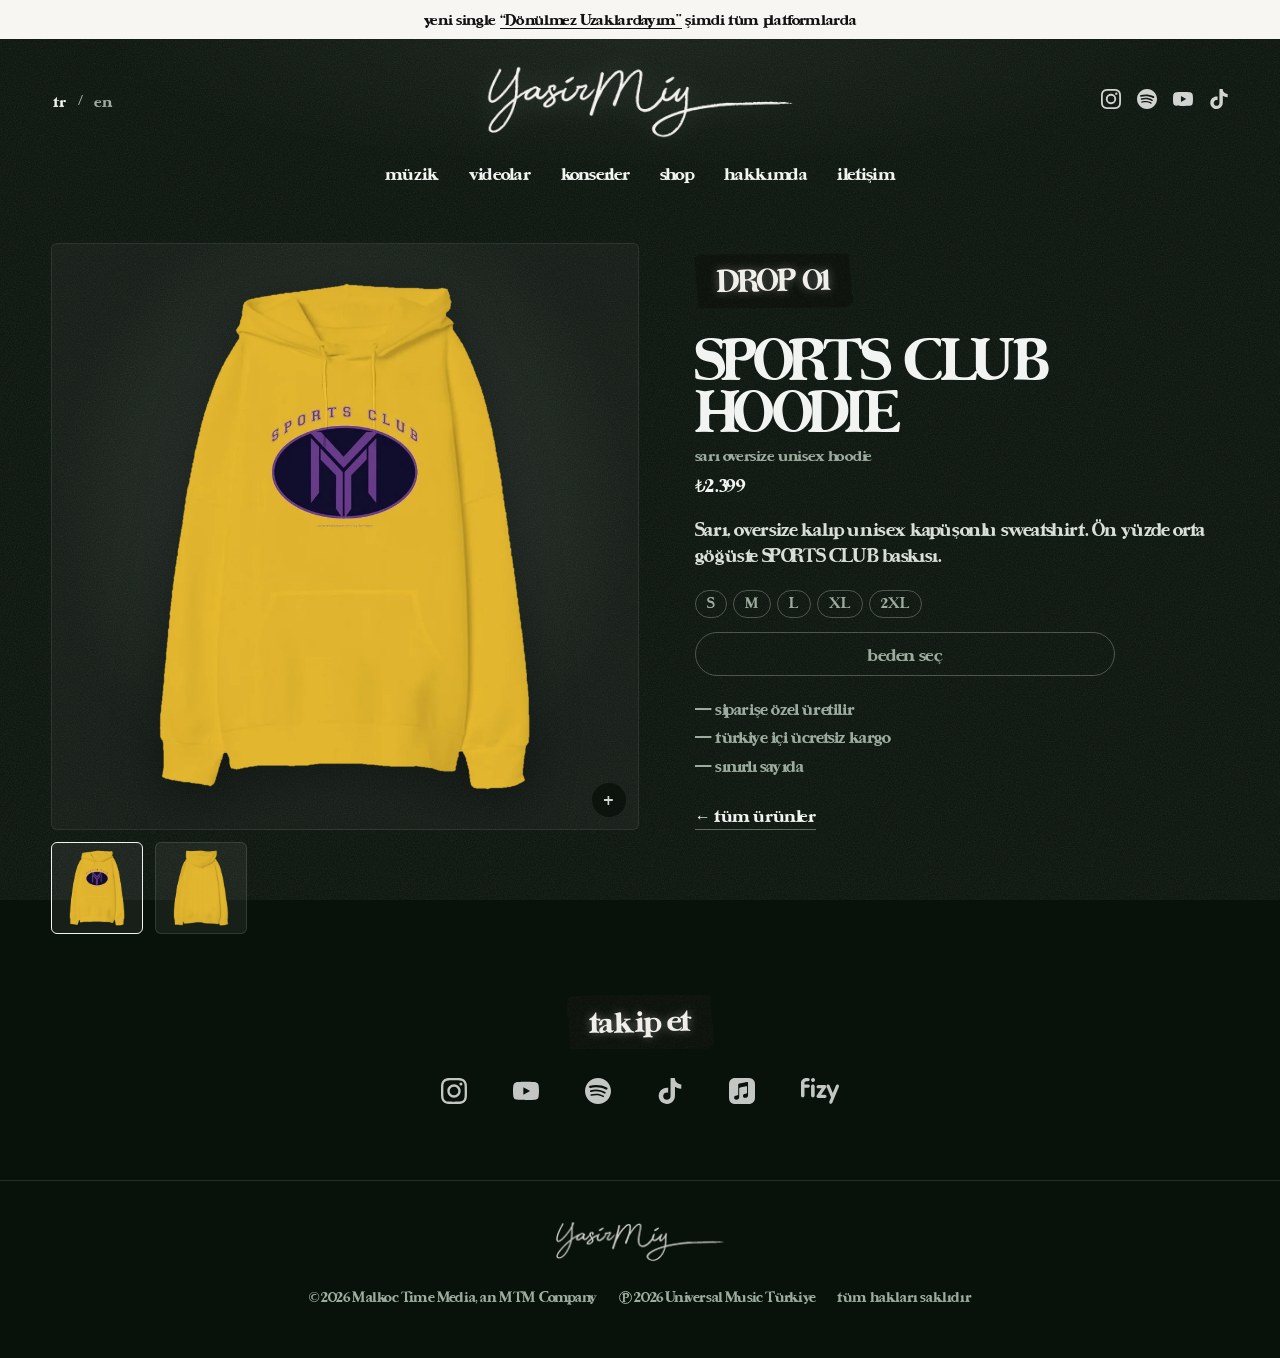
<file: shop/sports-club-hoodie/index.html>
<!DOCTYPE html>
<html lang="tr">
<head>
<meta charset="UTF-8">
<meta name="viewport" content="width=device-width, initial-scale=1">
<title>sports club hoodie — yasir miy</title>
<link rel="icon" href="../../favicon.ico" sizes="any">
<link rel="icon" type="image/png" sizes="32x32" href="../../favicon-32.png">
<link rel="icon" type="image/png" sizes="16x16" href="../../favicon-16.png">
<link rel="apple-touch-icon" href="../../apple-touch-icon.png">
<meta name="theme-color" content="#08110a">
<meta name="description" content="Sarı, oversize kalıp unisex kapüşonlu sweatshirt. Ön yüzde orta göğüste SPORTS CLUB baskısı.">
<meta property="og:title" content="SPORTS CLUB HOODIE — Yasir Miy">
<meta property="og:image" content="https://yasirmiy.com/assets/urunler/sports-club-hoodie-on.webp">
<link rel="stylesheet" href="../../assets/site.css?v=3">
</head>
<body>
<svg xmlns="http://www.w3.org/2000/svg" style="display:none" aria-hidden="true"><symbol id="i-instagram" viewBox="0 0 24 24"><path d="M7.0301.084c-1.2768.0602-2.1487.264-2.911.5634-.7888.3075-1.4575.72-2.1228 1.3877-.6652.6677-1.075 1.3368-1.3802 2.127-.2954.7638-.4956 1.6365-.552 2.914-.0564 1.2775-.0689 1.6882-.0626 4.947.0062 3.2586.0206 3.6671.0825 4.9473.061 1.2765.264 2.1482.5635 2.9107.308.7889.72 1.4573 1.388 2.1228.6679.6655 1.3365 1.0743 2.1285 1.38.7632.295 1.6361.4961 2.9134.552 1.2773.056 1.6884.069 4.9462.0627 3.2578-.0062 3.668-.0207 4.9478-.0814 1.28-.0607 2.147-.2652 2.9098-.5633.7889-.3086 1.4578-.72 2.1228-1.3881.665-.6682 1.0745-1.3378 1.3795-2.1284.2957-.7632.4966-1.636.552-2.9124.056-1.2809.0692-1.6898.063-4.948-.0063-3.2583-.021-3.6668-.0817-4.9465-.0607-1.2797-.264-2.1487-.5633-2.9117-.3084-.7889-.72-1.4568-1.3876-2.1228C21.2982 1.33 20.628.9208 19.8378.6165 19.074.321 18.2017.1197 16.9244.0645 15.6471.0093 15.236-.005 11.977.0014 8.718.0076 8.31.0215 7.0301.0839m.1402 21.6932c-1.17-.0509-1.8053-.2453-2.2287-.408-.5606-.216-.96-.4771-1.3819-.895-.422-.4178-.6811-.8186-.9-1.378-.1644-.4234-.3624-1.058-.4171-2.228-.0595-1.2645-.072-1.6442-.079-4.848-.007-3.2037.0053-3.583.0607-4.848.05-1.169.2456-1.805.408-2.2282.216-.5613.4762-.96.895-1.3816.4188-.4217.8184-.6814 1.3783-.9003.423-.1651 1.0575-.3614 2.227-.4171 1.2655-.06 1.6447-.072 4.848-.079 3.2033-.007 3.5835.005 4.8495.0608 1.169.0508 1.8053.2445 2.228.408.5608.216.96.4754 1.3816.895.4217.4194.6816.8176.9005 1.3787.1653.4217.3617 1.056.4169 2.2263.0602 1.2655.0739 1.645.0796 4.848.0058 3.203-.0055 3.5834-.061 4.848-.051 1.17-.245 1.8055-.408 2.2294-.216.5604-.4763.96-.8954 1.3814-.419.4215-.8181.6811-1.3783.9-.4224.1649-1.0577.3617-2.2262.4174-1.2656.0595-1.6448.072-4.8493.079-3.2045.007-3.5825-.006-4.848-.0608M16.953 5.5864A1.44 1.44 0 1 0 18.39 4.144a1.44 1.44 0 0 0-1.437 1.4424M5.8385 12.012c.0067 3.4032 2.7706 6.1557 6.173 6.1493 3.4026-.0065 6.157-2.7701 6.1506-6.1733-.0065-3.4032-2.771-6.1565-6.174-6.1498-3.403.0067-6.156 2.771-6.1496 6.1738M8 12.0077a4 4 0 1 1 4.008 3.9921A3.9996 3.9996 0 0 1 8 12.0077"/></symbol><symbol id="i-youtube" viewBox="0 0 24 24"><path d="M23.498 6.186a3.016 3.016 0 0 0-2.122-2.136C19.505 3.545 12 3.545 12 3.545s-7.505 0-9.377.505A3.017 3.017 0 0 0 .502 6.186C0 8.07 0 12 0 12s0 3.93.502 5.814a3.016 3.016 0 0 0 2.122 2.136c1.871.505 9.376.505 9.376.505s7.505 0 9.377-.505a3.015 3.015 0 0 0 2.122-2.136C24 15.93 24 12 24 12s0-3.93-.502-5.814zM9.545 15.568V8.432L15.818 12l-6.273 3.568z"/></symbol><symbol id="i-spotify" viewBox="0 0 24 24"><path d="M12 0C5.4 0 0 5.4 0 12s5.4 12 12 12 12-5.4 12-12S18.66 0 12 0zm5.521 17.34c-.24.359-.66.48-1.021.24-2.82-1.74-6.36-2.101-10.561-1.141-.418.122-.779-.179-.899-.539-.12-.421.18-.78.54-.9 4.56-1.021 8.52-.6 11.64 1.32.42.18.479.659.301 1.02zm1.44-3.3c-.301.42-.841.6-1.262.3-3.239-1.98-8.159-2.58-11.939-1.38-.479.12-1.02-.12-1.14-.6-.12-.48.12-1.021.6-1.141C9.6 9.9 15 10.561 18.72 12.84c.361.181.54.78.241 1.2zm.12-3.36C15.24 8.4 8.82 8.16 5.16 9.301c-.6.179-1.2-.181-1.38-.721-.18-.601.18-1.2.72-1.381 4.26-1.26 11.28-1.02 15.721 1.621.539.3.719 1.02.419 1.56-.299.421-1.02.599-1.559.3z"/></symbol><symbol id="i-tiktok" viewBox="0 0 24 24"><path d="M12.525.02c1.31-.02 2.61-.01 3.91-.02.08 1.53.63 3.09 1.75 4.17 1.12 1.11 2.7 1.62 4.24 1.79v4.03c-1.44-.05-2.89-.35-4.2-.97-.57-.26-1.1-.59-1.62-.93-.01 2.92.01 5.84-.02 8.75-.08 1.4-.54 2.79-1.35 3.94-1.31 1.92-3.58 3.17-5.91 3.21-1.43.08-2.86-.31-4.08-1.03-2.02-1.19-3.44-3.37-3.65-5.71-.02-.5-.03-1-.01-1.49.18-1.9 1.12-3.72 2.58-4.96 1.66-1.44 3.98-2.13 6.15-1.72.02 1.48-.04 2.96-.04 4.44-.99-.32-2.15-.23-3.02.37-.63.41-1.11 1.04-1.36 1.75-.21.51-.15 1.07-.14 1.61.24 1.64 1.82 3.02 3.5 2.87 1.12-.01 2.19-.66 2.77-1.61.19-.33.4-.67.41-1.06.1-1.79.06-3.57.07-5.36.01-4.03-.01-8.05.02-12.07z"/></symbol><symbol id="i-applemusic" viewBox="0 0 24 24"><path d="M23.994 6.124a9.23 9.23 0 00-.24-2.19c-.317-1.31-1.062-2.31-2.18-3.043a5.022 5.022 0 00-1.877-.726 10.496 10.496 0 00-1.564-.15c-.04-.003-.083-.01-.124-.013H5.986c-.152.01-.303.017-.455.026-.747.043-1.49.123-2.193.4-1.336.53-2.3 1.452-2.865 2.78-.192.448-.292.925-.363 1.408-.056.392-.088.785-.1 1.18 0 .032-.007.062-.01.093v12.223c.01.14.017.283.027.424.05.815.154 1.624.497 2.373.65 1.42 1.738 2.353 3.234 2.801.42.127.856.187 1.293.228.555.053 1.11.06 1.667.06h11.03a12.5 12.5 0 001.57-.1c.822-.106 1.596-.35 2.295-.81a5.046 5.046 0 001.88-2.207c.186-.42.293-.87.37-1.324.113-.675.138-1.358.137-2.04-.002-3.8 0-7.595-.003-11.393zm-6.423 3.99v5.712c0 .417-.058.827-.244 1.206-.29.59-.76.962-1.388 1.14-.35.1-.706.157-1.07.173-.95.045-1.773-.6-1.943-1.536a1.88 1.88 0 011.038-2.022c.323-.16.67-.25 1.018-.324.378-.082.758-.153 1.134-.24.274-.063.457-.23.51-.516a.904.904 0 00.02-.193c0-1.815 0-3.63-.002-5.443a.725.725 0 00-.026-.185c-.04-.15-.15-.243-.304-.234-.16.01-.318.035-.475.066-.76.15-1.52.303-2.28.456l-2.325.47-1.374.278c-.016.003-.032.01-.048.013-.277.077-.377.203-.39.49-.002.042 0 .086 0 .13-.002 2.602 0 5.204-.003 7.805 0 .42-.047.836-.215 1.227-.278.64-.77 1.04-1.434 1.233-.35.1-.71.16-1.075.172-.96.036-1.755-.6-1.92-1.544-.14-.812.23-1.685 1.154-2.075.357-.15.73-.232 1.108-.31.287-.06.575-.116.86-.177.383-.083.583-.323.6-.714v-.15c0-2.96 0-5.922.002-8.882 0-.123.013-.25.042-.37.07-.285.273-.448.546-.518.255-.066.515-.112.774-.165.733-.15 1.466-.296 2.2-.444l2.27-.46c.67-.134 1.34-.27 2.01-.403.22-.043.442-.088.663-.106.31-.025.523.17.554.482.008.073.012.148.012.223.002 1.91.002 3.822 0 5.732z"/></symbol><symbol id="i-fizy" viewBox="0 0 38 26"><path d="M34.9114 7.4412C35.2424 6.62758 36.1765 6.23382 36.9969 6.56232C37.8176 6.89082 38.2143 7.81673 37.8831 8.63059L31.307 24.7911C31.0553 25.4099 30.4546 25.7857 29.8205 25.7857C29.6208 25.7857 29.418 25.7485 29.2213 25.67C28.4007 25.3415 28.0039 24.4153 28.3351 23.6015L30.0643 19.3524L25.6507 8.63699C25.316 7.82436 25.7088 6.89673 26.528 6.56479C27.3471 6.23308 28.2827 6.62265 28.6172 7.43504L31.7845 15.1247L34.9114 7.4412ZM23.6917 7.03247C24.2932 7.03247 24.8454 7.36421 25.1258 7.89449C25.4064 8.42453 25.3695 9.06598 25.0298 9.56046L20.1325 16.6938H23.91C24.8054 16.6938 25.5312 17.4174 25.5312 18.3097C25.5312 19.202 24.8054 19.9253 23.91 19.9253H17.0586C16.4572 19.9253 15.9052 19.5936 15.6248 19.0633C15.3442 18.5333 15.3811 17.8918 15.7205 17.3973L20.6181 10.264H17.1975C16.3021 10.264 15.5761 9.54043 15.5761 8.64811C15.5761 7.75579 16.3021 7.03247 17.1975 7.03247H23.6917ZM11.875 19.3393C10.8912 19.3393 10.0937 18.6406 10.0937 17.7787V8.00698C10.0937 7.14508 10.8912 6.44643 11.875 6.44643C12.8588 6.44643 13.6562 7.14508 13.6562 8.00698V17.7787C13.6562 18.6406 12.8588 19.3393 11.875 19.3393ZM7.1737 6.42165H3.49033V4.84044C3.49033 3.96487 4.35405 3.21082 5.30611 3.21082H6.97261C7.92949 3.21082 8.70515 2.48567 8.70515 1.60541C8.70515 0.725152 7.92949 0 6.97261 0H5.30611C2.44323 0 0 2.20707 0 4.84044V17.7452C0 18.6255 0.788278 19.3393 1.74517 19.3393C2.70205 19.3393 3.49033 18.6255 3.49033 17.7452V9.63247H7.1737C8.13059 9.63247 8.90625 8.90732 8.90625 8.02706C8.90625 7.1468 8.13059 6.42165 7.1737 6.42165Z"/><path d="M10.0858 2.29425C9.8662 0.951652 11.0071 -0.19299 12.3458 0.0273158C13.1564 0.160866 13.81 0.816524 13.9432 1.62966C14.1625 2.97252 13.0217 4.1169 11.6832 3.89659C10.8726 3.76304 10.2187 3.10738 10.0858 2.29425Z"/></symbol></svg>
<div class="announce">
  <span data-i18n="duyuru1">yeni single</span> <a href="../../#muzik" id="duyuru-link" target="_blank" rel="noopener">“<span id="duyuru-ad">Dönülmez Uzaklardayım</span>”</a> <span data-i18n="duyuru2">şimdi tüm platformlarda</span>
</div>

<header>
  <div class="wrap">
    <div class="top">
      <div class="lang" role="group" aria-label="dil / language">
        <button type="button" data-lang="tr" class="on">tr</button><span>/</span><button type="button" data-lang="en">en</button>
      </div>
      <a href="../../" class="logo" aria-label="Yasir Miy"><img src="../../assets/logo-acik.png" alt="Yasir Miy"></a>
      <div class="socials">
        <a href="https://www.instagram.com/yasirmiy" target="_blank" rel="noopener" aria-label="Instagram"><svg><use href="#i-instagram"/></svg></a>
        <a href="https://open.spotify.com/intl-tr/artist/2FxIS6uj3aDXwHBU1Y2mBW" target="_blank" rel="noopener" aria-label="Spotify"><svg><use href="#i-spotify"/></svg></a>
        <a href="https://www.youtube.com/@yasirmiy/" target="_blank" rel="noopener" aria-label="YouTube"><svg><use href="#i-youtube"/></svg></a>
        <a href="https://www.tiktok.com/@yasirmiy" target="_blank" rel="noopener" aria-label="TikTok"><svg><use href="#i-tiktok"/></svg></a>
      </div>
    </div>
    <nav>
      <ul>
        <li><a href="../../#muzik" data-i18n="nav_muzik">müzik</a></li>
        <li><a href="../../#videolar" data-i18n="nav_video">videolar</a></li>
        <li><a href="../../#konserler" data-i18n="nav_konser">konserler</a></li>
        <li><a href="../" data-i18n="shop" aria-current="page">shop</a></li>
        <li><a href="../../#hakkimda" data-i18n="nav_hakkimda">hakkımda</a></li>
        <li><a href="../../#iletisim" data-i18n="nav_iletisim">iletişim</a></li>
      </ul>
    </nav>
  </div>
</header>

<main>
  <section class="urun-wrap">
    <div class="wrap" id="urun-detay"></div>
  </section>

  <!-- TAKİP ET -->
  <section id="takip" class="follow">
    <div class="wrap">
      <div class="sec-head" style="justify-content:center"><span class="tape" data-i18n="takip">takip et</span></div>
      <div class="follow-grid">
        <a href="https://www.instagram.com/yasirmiy" target="_blank" rel="noopener" aria-label="instagram" title="instagram"><svg><use href="#i-instagram"/></svg><span>instagram</span></a>
        <a href="https://www.youtube.com/@yasirmiy/" target="_blank" rel="noopener" aria-label="youtube" title="youtube"><svg><use href="#i-youtube"/></svg><span>youtube</span></a>
        <a href="https://open.spotify.com/intl-tr/artist/2FxIS6uj3aDXwHBU1Y2mBW" target="_blank" rel="noopener" aria-label="spotify" title="spotify"><svg><use href="#i-spotify"/></svg><span>spotify</span></a>
        <a href="https://www.tiktok.com/@yasirmiy" target="_blank" rel="noopener" aria-label="tiktok" title="tiktok"><svg><use href="#i-tiktok"/></svg><span>tiktok</span></a>
        <a href="https://music.apple.com/tr/artist/yasir-miy/1456168470?l=tr" target="_blank" rel="noopener" aria-label="apple music" title="apple music"><svg><use href="#i-applemusic"/></svg><span>apple music</span></a>
        <a href="https://listen.fizy.com/sanatci/--/yasir-miy/409668368/--/sarkilar/karisik" target="_blank" rel="noopener" class="fizy" aria-label="fizy" title="fizy"><svg viewBox="0 0 38 26"><use href="#i-fizy"/></svg><span>fizy</span></a>
      </div>
    </div>
  </section>
</main>

<footer>
  <div class="wrap">
    <img class="flogo" src="../../assets/logo-acik.png" alt="Yasir Miy">
    <div class="fine"><span>© 2026 Malkoc Time Media, an MTM Company</span><span><span class="pmark" aria-label="℗">P</span> 2026 Universal Music Türkiye</span><span data-i18n="haklar">tüm hakları saklıdır</span></div>
  </div>
</footer>

<script src="../../assets/muzik-yedek.js?v=3"></script>
<script src="../../assets/spotify-esles.js?v=3"></script>
<script src="../../assets/urunler.js?v=3"></script>
<script>
  const METIN = {
    tr: { duyuru1:'yeni single', duyuru2:'şimdi tüm platformlarda',
      nav_muzik:'müzik', nav_video:'videolar', nav_konser:'konserler', nav_hakkimda:'hakkımda', nav_iletisim:'iletişim', shop:'shop',
      shop_baslik:'resmi mağaza', shop_not:'resmi yasir miy ürünleri çok yakında burada.', yakinda:'yakında',
      f_tumu:'tümü', k_giyim:'giyim', k_muzik:'müzik', k_aksesuar:'aksesuar',
      s_tee:'tişört', s_hood:'kapüşonlu sweatshirt', s_vinyl:'plak', s_cd:'cd', s_poster:'poster', s_tote:'bez çanta',
      shop_haber:"yeni ürünlerden ilk sen haberdar ol — instagram'dan takip et.", ana_don:'ana sayfaya dön',
      takip:'takip et', haklar:'tüm hakları saklıdır', yeni:'yeni', dil:'tr', shop_alt:'siparişe özel üretilir · türkiye içi ücretsiz kargo' },
    en: { duyuru1:'new single', duyuru2:'out now on all platforms',
      nav_muzik:'music', nav_video:'videos', nav_konser:'shows', nav_hakkimda:'about', nav_iletisim:'contact', shop:'shop',
      shop_baslik:'official store', shop_not:'official yasir miy merch is coming here soon.', yakinda:'soon',
      f_tumu:'all', k_giyim:'apparel', k_muzik:'music', k_aksesuar:'accessories',
      s_tee:'t-shirt', s_hood:'hoodie', s_vinyl:'vinyl', s_cd:'cd', s_poster:'poster', s_tote:'tote bag',
      shop_haber:'be the first to hear about new drops — follow on instagram.', ana_don:'back to home',
      takip:'follow', haklar:'all rights reserved', yeni:'new', dil:'en', shop_alt:'made to order · free shipping within türkiye' }
  };
  let DIL = 'tr';
  try { DIL = localStorage.getItem('dil_secim') || 'tr'; } catch(e) {}  // varsayılan her zaman Türkçe; sadece ziyaretçi seçerse değişir
  function dilUygula(d){
    DIL = METIN[d] ? d : 'tr';
    document.documentElement.lang = DIL;
    document.querySelectorAll('[data-i18n]').forEach(el => { const v = METIN[DIL][el.dataset.i18n]; if (v !== undefined) el.textContent = v; });
    document.querySelectorAll('.lang button').forEach(b => b.classList.toggle('on', b.dataset.lang === DIL));
    const T = k => METIN[DIL][k] !== undefined ? METIN[DIL][k] : METIN.tr[k];
    const g = (window.URUNLER||[]).filter(u => !u.gizli);
    urunSayfasi('sports-club-hoodie', '../../');
  }
  document.querySelectorAll('.lang button').forEach(b => b.onclick = () => { try { localStorage.setItem('dil_secim', b.dataset.lang); } catch(e) {} dilUygula(b.dataset.lang); });
  // duyuru şeridi: en son şarkı
  function duyuru(s){
    if (!s) return;
    const sp = (window.SPOTIFY||{})[s.id];
    document.getElementById('duyuru-ad').textContent = s.t;
    document.getElementById('duyuru-link').href = sp ? 'https://open.spotify.com/album/'+sp : 'https://open.spotify.com/search/'+encodeURIComponent('Yasir Miy '+s.t);
  }
  duyuru((window.MUZIK_YEDEK||[])[0]);
  window.appleMuzik = r => {
    const l = (r.results||[]).filter(x => x.wrapperType==='collection' && /Yasir Miy/i.test(x.artistName)).sort((a,b) => b.releaseDate.localeCompare(a.releaseDate));
    if (l[0]) duyuru({id:l[0].collectionId, t:l[0].collectionName.replace(/ - (Single|EP)$/,'')});
  };
  dilUygula(DIL);
  const js = document.createElement('script');
  js.src = 'https://itunes.apple.com/lookup?id=1456168470&entity=album&limit=200&country=tr&callback=appleMuzik';
  document.body.appendChild(js);
</script>
</body>
</html>
</file>
<file: assets/site.css>
@font-face{
    font-family:"Ursa Serif";
    src:url("fonts/ursa-serif-bold.woff") format("woff"),url("fonts/ursa-serif-bold.ttf") format("truetype");
    font-weight:100 900;font-style:normal;font-display:swap;
  }
  :root{
    --ink:#08110a;
    --ink-2:#0d1a11;
    --ink-deep:#040904;
    --paper:#f2f4f1;
    --muted:#9cad9f;
    --grey:#b9b7b2;
    --grey-ink:#08110a;
    --serif:"Ursa Serif", Georgia, serif;
    --track:-0.025em; /* -25 aralık */
    --script:var(--serif);
    --noise:url("data:image/svg+xml,%3Csvg xmlns='http://www.w3.org/2000/svg' width='220' height='220'%3E%3Cfilter id='n'%3E%3CfeTurbulence type='fractalNoise' baseFrequency='.85' numOctaves='3' stitchTiles='stitch'/%3E%3CfeColorMatrix values='0 0 0 0 1  0 0 0 0 1  0 0 0 0 1  0 0 0 .09 0'/%3E%3C/filter%3E%3Crect width='100%25' height='100%25' filter='url(%23n)'/%3E%3C/svg%3E");
    --noise-dark:url("data:image/svg+xml,%3Csvg xmlns='http://www.w3.org/2000/svg' width='220' height='220'%3E%3Cfilter id='n'%3E%3CfeTurbulence type='fractalNoise' baseFrequency='.8' numOctaves='3' stitchTiles='stitch'/%3E%3CfeColorMatrix values='0 0 0 0 0  0 0 0 0 0  0 0 0 0 0  0 0 0 .14 0'/%3E%3C/filter%3E%3Crect width='100%25' height='100%25' filter='url(%23n)'/%3E%3C/svg%3E");
  }
  *{box-sizing:border-box;margin:0;padding:0}
  html{scroll-behavior:smooth}
  body{
    font-family:var(--serif);
    color:var(--paper);
    background:var(--ink) var(--noise);
    background-attachment:fixed;
    text-transform:lowercase;
    letter-spacing:var(--track);
    font-synthesis:none;
    -webkit-font-smoothing:antialiased;
    line-height:1.5;
  }
  a{color:inherit;text-decoration:none}
  img{display:block;max-width:100%}
  .wrap{width:min(1240px,92vw);margin:0 auto}

  /* ——— duyuru şeridi ——— */
  .announce{
    background:#f7f6f3;color:#111;text-align:center;
    font-size:14px;padding:9px 16px;letter-spacing:var(--track);
    position:sticky;top:0;z-index:50;
  }
  .announce a{border-bottom:1px solid currentColor}

  /* ——— üst kısım ——— */
  header{padding:26px 0 8px;position:relative;
    background:radial-gradient(ellipse at 50% 0%,rgba(255,255,255,.05),transparent 60%);}
  .top{display:grid;grid-template-columns:1fr auto 1fr;align-items:center;gap:16px}
  .lang{font-size:14px;color:var(--muted);display:flex;gap:10px}
  .lang b{color:var(--paper);font-weight:500}
  .logo{display:block;padding:0 6px}
  .logo img{width:clamp(190px,24vw,320px);height:auto;filter:drop-shadow(0 0 14px rgba(255,255,255,.18))}
  .socials{display:flex;gap:16px;justify-content:flex-end}
  .socials a{opacity:.85;transition:opacity .2s}
  .socials a:hover{opacity:1}
  .socials svg{width:20px;height:20px;fill:none;stroke:currentColor;stroke-width:1.5}
  nav ul{list-style:none;display:flex;flex-wrap:wrap;justify-content:center;gap:6px 30px;margin-top:22px;font-size:16px}
  nav a{position:relative;padding-bottom:2px}
  nav a::after{content:"";position:absolute;left:0;right:0;bottom:0;height:1px;background:currentColor;transform:scaleX(0);transition:transform .25s}
  nav a:hover::after{transform:scaleX(1)}

  /* ——— büyük kapak ——— */
  .hero{margin:34px auto 0;position:relative;aspect-ratio:16/8;overflow:hidden;
    box-shadow:0 30px 80px rgba(0,6,2,.6)}
  .ph{ /* fotoğraf yer tutucusu */
    background:
      var(--noise),
      radial-gradient(ellipse at 70% 40%,#4d6352 0%,#1d3023 45%,#040904 100%);
    position:relative;
  }
  .ph::before{content:attr(data-label);position:absolute;inset:auto 0 14px 0;text-align:center;
    font-size:12px;letter-spacing:var(--track);color:rgba(255,255,255,.28)}
  .hero .ph{position:absolute;inset:0}
  .hero{background:var(--ink-deep)}
  .hero-bg{position:absolute;inset:-60px;background-size:cover;background-position:center;filter:blur(34px) brightness(.62) saturate(1.15);transform:scale(1.08)}
  .hero-shade{position:absolute;inset:0;background:var(--noise),linear-gradient(90deg,rgba(4,9,4,.75) 0%,rgba(4,9,4,.25) 55%,rgba(4,9,4,.1) 100%)}
  .hero-cover{position:absolute;right:7%;top:50%;height:80%;aspect-ratio:1;object-fit:cover;transform:translateY(-50%) rotate(1.2deg);box-shadow:0 24px 60px rgba(0,0,0,.6);transition:transform .5s}
  .hero:hover .hero-cover{transform:translateY(-50%) rotate(0) scale(1.02)}
  .hero-text{position:absolute;left:7%;right:52%;bottom:14%;text-align:left}
  .hero-text h1{font-family:var(--script);font-weight:400;text-transform:none;
    font-size:clamp(34px,4.4vw,70px);line-height:1.02;text-shadow:0 0 24px rgba(255,255,255,.25)}
  .hero-text p{margin-top:10px;padding-left:.4em;font-size:clamp(16px,1.6vw,20px)}

  /* ——— butonlar ve etiketler ——— */
  .pill{display:inline-block;background:var(--paper);color:#111;border-radius:999px;
    padding:8px 18px;font-size:16px;transition:transform .2s, background .2s}
  .pill:hover{transform:translateY(-2px);background:#fff}
  .pill.ghost{background:transparent;color:var(--paper);border:1px solid rgba(255,255,255,.5)}
  .tag{display:inline-block;font-size:13px;padding:3px 11px;border-radius:999px;background:#d2dcd3;color:var(--ink)}

  /* bant/kâğıt şerit başlıklar */
  .tape{
    display:inline-block;position:relative;
    background:var(--ink-deep) var(--noise);
    color:#f1efea;font-size:clamp(22px,2.4vw,28px);font-weight:500;
    padding:6px 22px 8px;transform:rotate(-1.2deg);
    box-shadow:0 2px 0 rgba(255,255,255,.05),0 10px 20px rgba(0,0,0,.4);
    clip-path:polygon(0 6%,3% 0,98% 4%,100% 92%,96% 100%,2% 96%);
    text-shadow:0 0 10px rgba(255,255,255,.35);
  }
  .tape.light{background:var(--ink) var(--noise);transform:rotate(1deg)}

  section{padding:90px 0 20px}
  .sec-head{display:flex;justify-content:space-between;align-items:center;gap:16px;margin-bottom:40px}

  /* ——— müzik karuseli ——— */
  .carousel{position:relative}
  .track{display:grid;grid-auto-flow:column;grid-auto-columns:calc((100% - 3*32px)/4);gap:32px;
    overflow-x:auto;scroll-snap-type:x mandatory;scrollbar-width:none;padding-bottom:6px}
  .track::-webkit-scrollbar{display:none}
  .card{scroll-snap-align:start}
  .cover{aspect-ratio:1;overflow:hidden;transition:transform .35s}
  .card:hover .cover{transform:scale(1.02)}
  .card h3{font-weight:400;font-size:17px;margin-top:18px}
  .card .meta{font-size:14px;color:var(--muted);margin-top:4px;display:flex;gap:10px;align-items:center}
  .card h3,.card .meta{text-transform:none}
  .card .artist{font-size:14px;color:var(--muted);margin-top:2px;text-transform:none;display:-webkit-box;-webkit-line-clamp:1;-webkit-box-orient:vertical;overflow:hidden}
  .card h3{display:-webkit-box;-webkit-line-clamp:2;-webkit-box-orient:vertical;overflow:hidden}
  .cover{position:relative;background:var(--noise),radial-gradient(circle at 35% 30%,#5f7464,#08110a 80%)}
  .cover img{width:100%;height:100%;object-fit:cover;position:absolute;inset:0}
  .cover .ad{position:absolute;inset:0;display:grid;place-items:center;padding:18px;text-align:center;font-size:20px;text-transform:none;color:rgba(255,255,255,.75)}
  #duyuru-ad{text-transform:none}
  .filters{display:flex;flex-wrap:wrap;gap:8px;justify-content:flex-end}
  .chip{font:inherit;letter-spacing:var(--track);font-size:15px;background:transparent;color:var(--paper);border:1px solid rgba(255,255,255,.35);border-radius:999px;padding:5px 14px;cursor:pointer;text-transform:lowercase}
  .chip.on{background:var(--paper);color:var(--ink);border-color:var(--paper)}
  .arrow{position:absolute;top:calc(50% - 60px);width:42px;height:42px;border-radius:50%;
    background:#f7f6f3;border:0;cursor:pointer;display:grid;place-items:center;box-shadow:0 4px 16px rgba(0,0,0,.4);z-index:2}
  .arrow svg{width:18px;height:18px;stroke:#111;fill:none;stroke-width:1.5}
  .arrow.next{right:-20px}.arrow.prev{left:-20px}
  .center{text-align:center;margin-top:44px}

  /* farklı tonlarda kapak yer tutucuları */
  .c1{background:var(--noise),linear-gradient(160deg,#5f7464,#08110a)}
  .c2{background:var(--noise),radial-gradient(circle at 30% 30%,#d3dcd4,#344a3a 70%)}
  .c3{background:var(--noise),linear-gradient(200deg,#12231a,#7a3a2c 120%)}
  .c4{background:var(--noise),radial-gradient(circle at 60% 70%,#8fa293,#08110a 75%)}
  .c5{background:var(--noise),linear-gradient(120deg,#22382a,#cbd5cc)}

  /* ——— polaroid kutular ——— */
  .polaroids{display:grid;grid-template-columns:repeat(4,1fr);gap:clamp(16px,3vw,44px);padding:30px 0 40px}
  .polaroid{background:#f1efe9 var(--noise-dark);padding:10px 10px 46px;
    box-shadow:0 18px 40px rgba(0,0,0,.55);transition:transform .35s}
  .polaroid:nth-child(1){transform:rotate(-1.5deg)}
  .polaroid:nth-child(2){transform:rotate(2deg) translateY(8px)}
  .polaroid:nth-child(3){transform:rotate(-.8deg)}
  .polaroid:nth-child(4){transform:rotate(1.6deg) translateY(4px)}
  .polaroid:hover{transform:rotate(0) translateY(-8px) scale(1.02)}
  .polaroid .img{aspect-ratio:1/.95;position:relative;display:grid;place-items:center;overflow:hidden;
    background:var(--noise),radial-gradient(circle at 50% 40%,#869a8b,#1a2c20 80%);filter:grayscale(.35)}
  .polaroid .img span{font-size:clamp(30px,4.4vw,64px);font-weight:600;color:#fff;
    text-shadow:0 0 14px rgba(255,255,255,.6);letter-spacing:var(--track)}

  /* ——— yırtık kâğıt geçiş + gri bölüm ——— */
  .torn{height:70px;margin-top:40px;margin-bottom:-2px;position:relative;z-index:1;
    background:#b3c0b5 var(--noise-dark);
    clip-path:polygon(0 60%,4% 48%,7% 55%,12% 40%,16% 52%,21% 46%,27% 58%,31% 44%,36% 50%,41% 38%,46% 55%,52% 47%,57% 52%,61% 40%,66% 54%,71% 45%,75% 50%,80% 36%,85% 52%,89% 44%,94% 55%,97% 46%,100% 50%,100% 100%,0 100%)}
  .grey{background:#b3c0b5 var(--noise-dark);color:var(--grey-ink);padding:30px 0 100px}
  .grey section{padding-top:30px}

  /* konser listesi */
  .shows{list-style:none;border-top:1px solid rgba(0,0,0,.25)}
  .show{display:grid;grid-template-columns:140px 1fr 1fr auto;gap:20px;align-items:center;
    padding:22px 4px;border-bottom:1px solid rgba(0,0,0,.25);font-size:18px}
  .show .date{font-weight:600}
  .show .venue{color:#3b4e40}
  .show .pill{background:var(--ink);color:#f4f2ee;font-size:15px}
  .show .pill.soldout{background:transparent;color:#555;border:1px solid #777;text-decoration:line-through}
  .grey .note.bos{font-size:clamp(22px,2.6vw,34px);color:var(--grey-ink);text-align:center;max-width:30ch;margin:30px auto 10px;line-height:1.25;text-wrap:balance}
  .grey .note{font-size:15px;color:#3b4e40;margin-top:22px}

  /* ——— videolar ——— */
  .featured{position:relative;aspect-ratio:16/9;width:min(100%,940px);margin:0 auto 40px;overflow:hidden;background:#000;box-shadow:0 30px 80px rgba(0,6,2,.6)}
  .featured img,.featured iframe{position:absolute;inset:0;width:100%;height:100%;object-fit:cover;border:0}
  .featured .shade{position:absolute;inset:0;background:linear-gradient(0deg,rgba(4,9,4,.85),transparent 55%)}
  .featured .info{position:absolute;left:4%;right:4%;bottom:6%;display:flex;align-items:flex-end;justify-content:space-between;gap:20px}
  .featured h3{font-weight:400;font-size:clamp(22px,3vw,40px);text-transform:none;line-height:1.15}
  .featured small{display:block;color:var(--muted);font-size:15px;margin-bottom:6px}
  .featured .play{width:clamp(56px,6vw,78px);height:clamp(56px,6vw,78px);flex:none}
  .play{border-radius:50%;background:rgba(255,255,255,.92);display:grid;place-items:center;transition:transform .25s}
  .play svg{width:38%;height:38%;fill:#111;margin-left:6%}
  .featured:hover .play,.vcard:hover .play{transform:scale(1.08)}
  .vids .track{grid-auto-columns:calc((100% - 3*32px)/4)}
  .vcard{scroll-snap-align:start;cursor:pointer}
  .vcard .thumb{position:relative;aspect-ratio:16/9;overflow:hidden;background:var(--ink-2)}
  .vcard .thumb img{width:100%;height:100%;object-fit:cover;transition:transform .35s}
  .vcard:hover .thumb img{transform:scale(1.04)}
  .vcard .play{position:absolute;left:50%;top:50%;width:44px;height:44px;margin:-22px 0 0 -22px;opacity:.9}
  .vcard .dur{position:absolute;right:8px;bottom:8px;background:rgba(0,0,0,.75);font-size:13px;padding:1px 7px;border-radius:4px}
  .vcard h4{font-weight:400;font-size:16px;margin-top:12px;text-transform:none;line-height:1.3;display:-webkit-box;-webkit-line-clamp:2;-webkit-box-orient:vertical;overflow:hidden}
  .vcard.on h4{color:#fff}.vcard.on .thumb{outline:2px solid var(--paper);outline-offset:3px}
  .vids .arrow{top:calc(50% - 46px)}

  /* ——— hakkımda ——— */
  .about{display:grid;grid-template-columns:1fr 1.2fr;gap:clamp(30px,6vw,90px);align-items:center}
  .about .polaroid{transform:rotate(-2deg);width:100%;max-width:420px;margin:0 auto;padding-bottom:70px;position:relative}
  .about .polaroid .img{aspect-ratio:4/5;background:var(--noise),radial-gradient(ellipse at 50% 35%,#62786a,#08110a 80%)}
  .about .polaroid figcaption{position:absolute;bottom:16px;left:0;right:0;text-align:center;
    font-family:var(--script);font-size:26px;color:#222;text-transform:none}
  .about .polaroid .img img{width:100%;height:100%;object-fit:cover;display:block}
  .about p{text-transform:none;font-size:clamp(17px,1.4vw,19px);line-height:1.6;color:#dde5de;margin-bottom:18px;max-width:56ch}
  .about .sign{width:220px;height:auto;margin-top:16px;opacity:.9}
  footer .flogo{width:170px;margin:0 auto 26px;opacity:.85}

  /* ——— iletişim ——— */
  .contact{text-align:center;padding-bottom:70px}
  .contact h2{font-family:var(--script);font-weight:400;font-size:clamp(42px,5.5vw,70px);line-height:1}
  .contact p{color:var(--muted);margin:14px 0 30px;font-size:18px}
  .contact .rows{display:flex;flex-wrap:wrap;justify-content:center;gap:16px 50px;font-size:18px}
  .contact .rows small{display:block;color:var(--muted);font-size:13px;letter-spacing:var(--track)}

  /* ——— alt bilgi ——— */
  footer{border-top:1px solid rgba(255,255,255,.12);padding:40px 0 50px;text-align:center}
  footer .socials{justify-content:center;gap:24px;margin-bottom:22px}
  footer .socials svg{width:22px;height:22px}
  footer .fine span{text-transform:none}
  footer .fine span[data-i18n]{text-transform:lowercase}
  footer .pmark{display:inline-grid;place-items:center;width:1.25em;height:1.25em;border:1px solid currentColor;border-radius:50%;font-size:.8em;line-height:1;vertical-align:.05em;letter-spacing:0}
  footer .fine{font-size:13px;color:var(--muted);display:flex;flex-wrap:wrap;justify-content:center;gap:8px 22px}


  /* dil seçici */
  .lang button{font:inherit;letter-spacing:var(--track);background:none;border:0;color:var(--muted);cursor:pointer;padding:2px 2px;text-transform:lowercase}
  .lang button.on{color:var(--paper)}
  .lang button:hover{color:var(--paper)}
  /* marka ikonları */
  .socials svg{fill:currentColor;stroke:none}
  .note a{text-decoration:underline;text-underline-offset:4px}
  /* takip et */
  .follow{text-align:center;padding:30px 0 70px}
  .follow-grid{display:flex;flex-wrap:wrap;justify-content:center;align-items:center;gap:14px 34px;margin:6px auto 0}
  .follow-grid a{display:flex;align-items:center;justify-content:center;padding:6px;opacity:.8;transition:opacity .2s,transform .2s}
  .follow-grid a:hover{opacity:1;transform:translateY(-3px)}
  .follow-grid svg{width:26px;height:26px;fill:currentColor}
  .follow-grid .fizy svg{width:38px;height:26px}
  .follow-grid span{position:absolute;width:1px;height:1px;overflow:hidden;clip:rect(0 0 0 0);white-space:nowrap}
  .follow .sec-head{margin-bottom:22px}


  /* shop */
  .shop-grid{display:grid;grid-template-columns:repeat(4,1fr);gap:32px}
  .product .pimg{position:relative;aspect-ratio:1;background:#f1efe9 var(--noise-dark);display:grid;place-items:center;overflow:hidden;transition:transform .35s}
  .product:hover .pimg{transform:translateY(-4px)}
  .product .pimg svg{width:58%;height:58%;fill:none;stroke:var(--ink);stroke-width:2.2;stroke-linejoin:round;stroke-linecap:round;opacity:.85}
  .product .pimg .tag{position:absolute;left:12px;top:12px;background:var(--ink);color:var(--paper)}
  .product h3{font-weight:400;font-size:17px;margin-top:16px}
  .product .price{font-size:15px;color:var(--muted);margin-top:4px}
  .shop-note{text-align:center;color:var(--muted);margin-top:40px;font-size:17px}
  @media (max-width:900px){.shop-grid{grid-template-columns:repeat(2,1fr);gap:22px}}

  /* ——— telefon / tablet ——— */
  @media (max-width:900px){
    .track{grid-auto-columns:calc((100% - 32px)/2.2)}
    .polaroids{grid-template-columns:repeat(2,1fr);row-gap:40px}
    .vids .track{grid-auto-columns:calc((100% - 32px)/2.2)}
    .about{grid-template-columns:1fr}
    .arrow{display:none}
  }
  @media (max-width:600px){
    .top{grid-template-columns:auto 1fr auto}
    .lang{font-size:13px}
    .socials{gap:12px}
    .socials svg{width:18px;height:18px}
    nav ul{gap:6px 20px;font-size:15px}
    .hero{aspect-ratio:4/5;width:100%}
    .hero-text{left:6%;right:6%;bottom:8%}
    .hero-cover{right:auto;left:50%;top:9%;height:auto;width:72%;transform:translateX(-50%) rotate(1.2deg)}
    .hero:hover .hero-cover{transform:translateX(-50%)}
    .track{grid-auto-columns:72%;gap:20px}
    .vids .track{grid-auto-columns:78%}
    .featured .info{flex-direction:column;align-items:flex-start}
    .show{grid-template-columns:1fr auto;gap:4px 14px;font-size:16px}
    .show .city{grid-column:1}
    .show .venue{grid-column:1}
    .show .pill{grid-row:1/4;grid-column:2}
    section{padding-top:70px}
  }
  @media (prefers-reduced-motion:reduce){*{transition:none!important;scroll-behavior:auto!important}}

/* shop sayfası */
.shop-hero{text-align:center;padding:70px 0 10px}
.shop-hero h1{font-weight:400;font-size:clamp(44px,6vw,86px);line-height:1;margin:26px 0 14px}
.shop-hero p{color:var(--muted);font-size:18px}
.shop-page{grid-template-columns:repeat(3,1fr);gap:36px}
@media (max-width:900px){.shop-page{grid-template-columns:repeat(2,1fr);gap:22px}}

/* gerçek ürün kartları */
.product.real{display:block;color:inherit}
.product.real .pimg{background:radial-gradient(ellipse at 50% 45%,rgba(242,244,241,.16),rgba(242,244,241,.04) 70%);border:1px solid rgba(242,244,241,.08)}
.pimg.swap img{position:absolute;inset:0;width:100%;height:100%;object-fit:contain;padding:6%;box-sizing:border-box;filter:drop-shadow(0 10px 18px rgba(0,0,0,.35));transition:opacity .45s ease}
.pimg.swap .on{opacity:0}
.product.real:hover .pimg.swap .on,.product.real .pimg:focus .on{opacity:1}
.product.real h3{text-transform:none;letter-spacing:var(--track)}
.product.real .ptur{font-size:14px;color:var(--muted);margin-top:2px}
.product.real .price{color:var(--paper);font-size:17px;margin-top:6px}
.product.real .sizes{display:flex;gap:6px;margin-top:10px;flex-wrap:wrap}
.product.real .sizes .beden{font:inherit;text-transform:none;font-size:13px;border:1px solid rgba(255,255,255,.25);background:transparent;border-radius:999px;padding:3px 11px;color:var(--muted);cursor:pointer;transition:all .2s}
.product.real .sizes .beden:hover{border-color:var(--paper);color:var(--paper)}
.product.real .sizes .beden.secili{background:var(--paper);border-color:var(--paper);color:var(--ink)}
.product.real .sizes .beden:disabled{cursor:default;opacity:.5}
.product.real .satin-al{font-family:var(--serif);letter-spacing:var(--track);text-transform:none;margin-top:14px;width:100%;padding:11px 16px;border-radius:999px;border:1px solid var(--paper);background:var(--paper);color:var(--ink);font-size:16px;cursor:pointer;transition:opacity .2s,background .2s}
.product.real .satin-al:disabled{background:transparent;color:var(--muted);border-color:rgba(255,255,255,.25);cursor:default}
.product.real .satin-al:not(:disabled):hover{opacity:.88}
.product.bekliyor{cursor:default}
.shop-grid.tek{display:flex;flex-wrap:wrap;justify-content:center;gap:36px}
.shop-grid.tek .product{flex:0 0 calc((100% - 72px)/3);max-width:340px}
@media (max-width:700px){.shop-grid.tek{gap:22px 14px}.shop-grid.tek .product{flex-basis:calc(50% - 7px)}}

.yakinda-buyuk{width:100%;text-align:center;font-size:clamp(40px,6vw,84px);line-height:1;padding:30px 0 10px;color:var(--paper)}

/* DROP 01 başlığı */
.drop-baslik{font-family:var(--serif);letter-spacing:var(--track);text-transform:none;text-align:center;font-weight:400;font-size:clamp(34px,4.5vw,60px);line-height:1;margin:18px 0 34px}

/* ——— ürün kartı: tıklanabilir ——— */
.product.real[data-href]{cursor:pointer}
.product.real h3 a{color:inherit;text-decoration:none}
.product.real h3 a:hover{text-decoration:underline;text-underline-offset:4px}
.product.real .pimg{cursor:zoom-in}
.product.real .zoom{position:absolute;right:12px;bottom:12px;z-index:3;width:34px;height:34px;border-radius:50%;display:grid;place-items:center;
  background:rgba(4,9,4,.7);color:var(--paper);font-size:22px;line-height:1;opacity:0;transition:opacity .2s}
.product.real .pimg:hover .zoom,.product.real .pimg:focus .zoom{opacity:1}
@media (hover:none){.product.real .zoom{opacity:.85}}

/* ——— büyük görünüm (pop-up) ——— */
.lightbox{position:fixed;inset:0;z-index:1000;display:none;flex-direction:column;align-items:center;justify-content:center;gap:18px;padding:60px 20px 30px;
  background:rgba(4,9,4,.92) var(--noise);backdrop-filter:blur(6px);-webkit-backdrop-filter:blur(6px);cursor:zoom-out}
.lightbox.acik{display:flex;animation:lbGir .25s ease}
@keyframes lbGir{from{opacity:0}to{opacity:1}}
.lightbox .lb-img{max-width:min(92vw,900px);max-height:76vh;object-fit:contain;filter:drop-shadow(0 30px 50px rgba(0,0,0,.6));cursor:default;animation:lbImg .3s ease}
@keyframes lbImg{from{transform:scale(.94);opacity:0}to{transform:none;opacity:1}}
.lightbox .lb-kapat{position:absolute;top:16px;right:20px;width:48px;height:48px;border-radius:50%;border:1px solid rgba(242,244,241,.3);background:transparent;color:var(--paper);font-size:30px;line-height:1;cursor:pointer}
.lightbox .lb-kapat:hover{background:rgba(242,244,241,.1)}
.lightbox .lb-alt{text-align:center;cursor:default}
.lightbox .lb-ad{font-size:24px;text-transform:none;letter-spacing:var(--track);margin-bottom:10px}
.lightbox .lb-yuz{display:flex;gap:8px;justify-content:center}
.lightbox .lb-yuz button{font:inherit;font-size:15px;color:var(--muted);background:transparent;border:1px solid rgba(255,255,255,.25);border-radius:999px;padding:4px 16px;cursor:pointer}
.lightbox .lb-yuz button.secili{background:var(--paper);color:var(--ink);border-color:var(--paper)}

/* ——— ürün sayfası ——— */
.urun-wrap{padding:50px 0 30px}
.product.real.urun-sayfa{display:grid;grid-template-columns:1.1fr 1fr;gap:56px;align-items:start;cursor:default}
.urun-sayfa .galeri .pimg.ana{position:relative;aspect-ratio:1/1;border-radius:6px;overflow:hidden;cursor:zoom-in;
  background:radial-gradient(ellipse at 50% 45%,rgba(242,244,241,.16),rgba(242,244,241,.04) 70%);border:1px solid rgba(242,244,241,.08)}
.urun-sayfa .galeri .pimg.ana img{width:100%;height:100%;object-fit:contain;padding:5%;box-sizing:border-box;filter:drop-shadow(0 14px 24px rgba(0,0,0,.4))}
.urun-sayfa .galeri .pimg.ana .zoom{opacity:.85}
.urun-sayfa .kucukler{display:flex;gap:12px;margin-top:12px}
.urun-sayfa .kucuk{width:92px;height:92px;padding:6px;border-radius:6px;cursor:pointer;background:rgba(242,244,241,.06);border:1px solid rgba(242,244,241,.12)}
.urun-sayfa .kucuk img{width:100%;height:100%;object-fit:contain}
.urun-sayfa .kucuk.secili{border-color:var(--paper)}
.urun-sayfa .bilgi{padding-top:10px}
.urun-sayfa .bilgi h1{font-weight:400;text-transform:none;letter-spacing:var(--track);font-size:clamp(34px,4vw,54px);line-height:1.02;margin:24px 0 8px}
.urun-sayfa .ptur{font-size:18px;color:var(--muted)}
.urun-sayfa .price{font-size:24px;margin:14px 0 18px}
.urun-sayfa .aciklama{text-transform:none;color:#d9ded9;font-size:17px;line-height:1.55;max-width:520px;margin-bottom:22px}
.urun-sayfa .sizes{display:flex;flex-wrap:wrap;gap:8px}
.urun-sayfa .sizes .beden{font-size:16px;padding:7px 16px}
.urun-sayfa .satin-al{max-width:420px;font-size:19px;padding:14px 18px;margin-top:18px}
.urun-sayfa .notlar{list-style:none;padding:0;margin:22px 0 0;color:var(--muted);font-size:15px;display:grid;gap:6px}
.urun-sayfa .notlar li::before{content:"— "}
.urun-sayfa .geri{display:inline-block;margin-top:26px;color:var(--paper);text-decoration:none;border-bottom:1px solid rgba(242,244,241,.35);padding-bottom:2px}
@media (max-width:820px){.product.real.urun-sayfa{grid-template-columns:1fr;gap:26px}.urun-wrap{padding-top:28px}.urun-sayfa .satin-al{max-width:none}}
.urun-sayfa .tape{text-transform:none}
</file>
